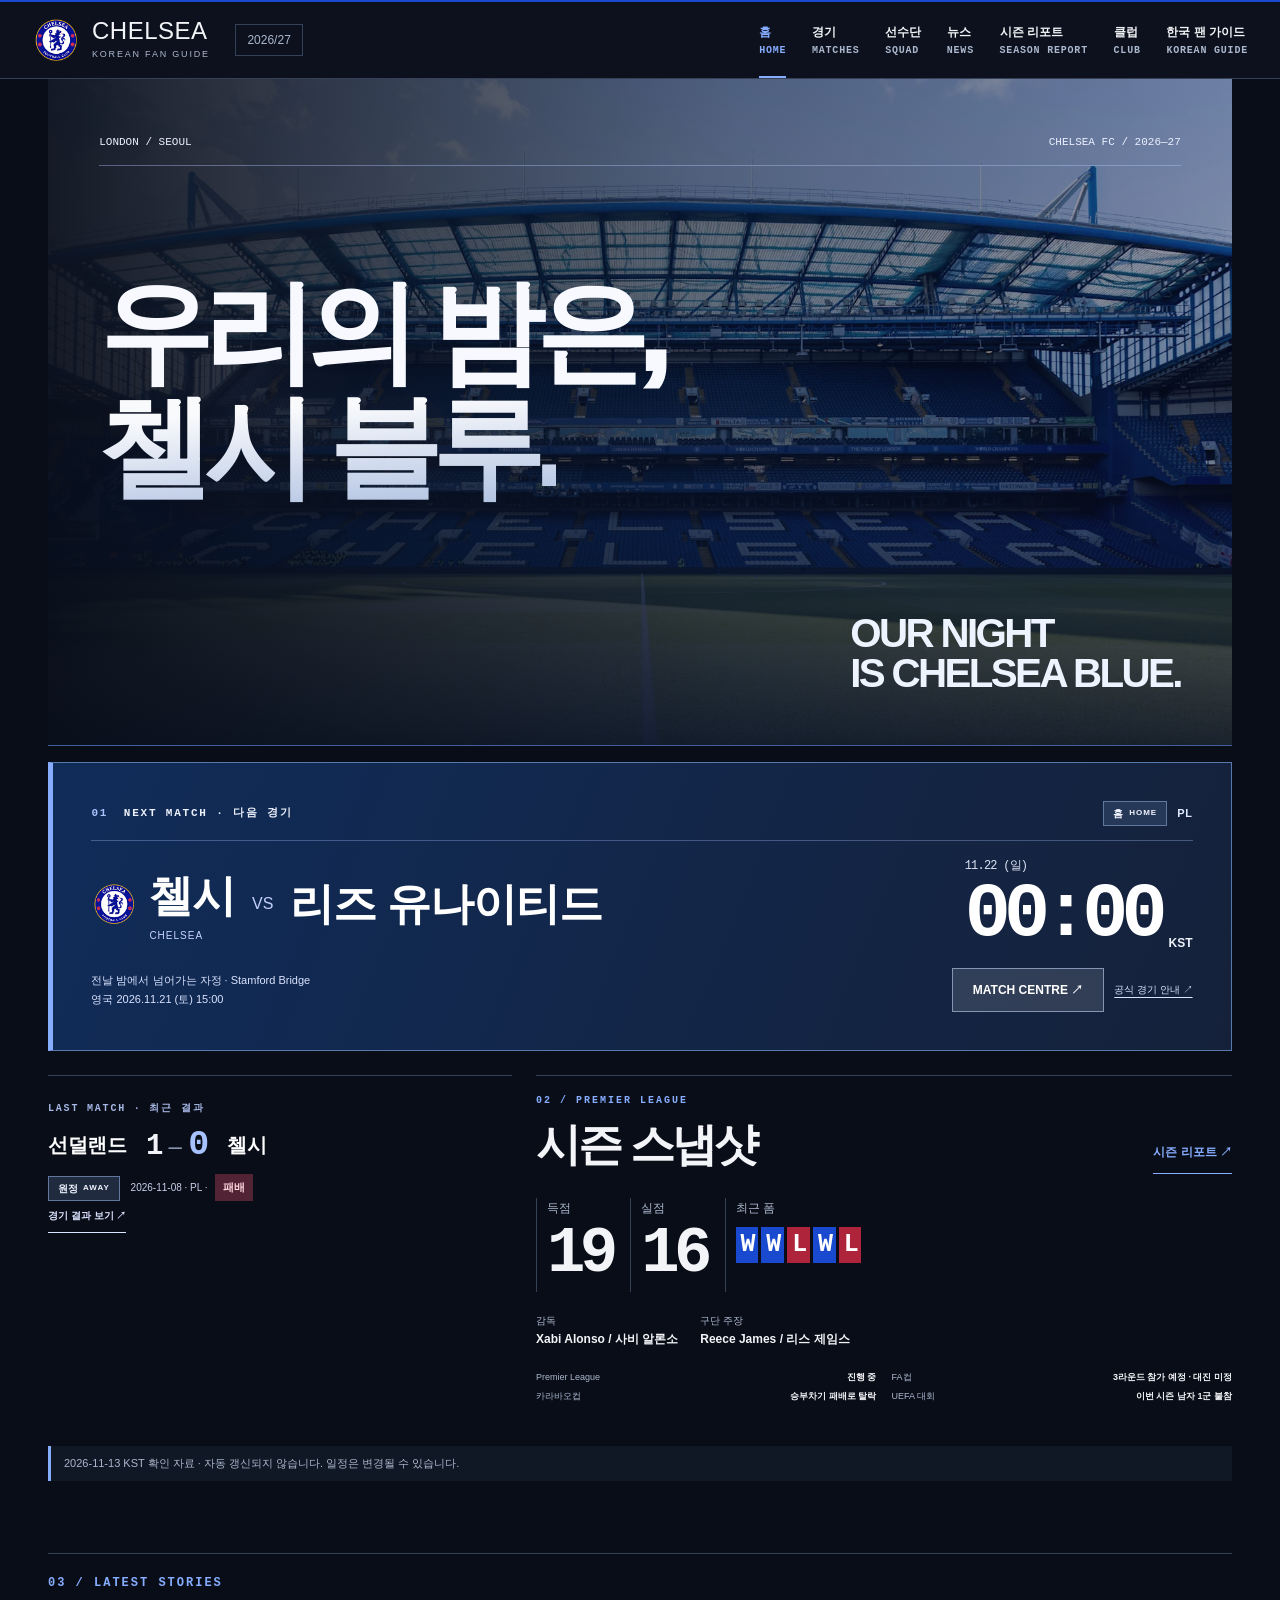
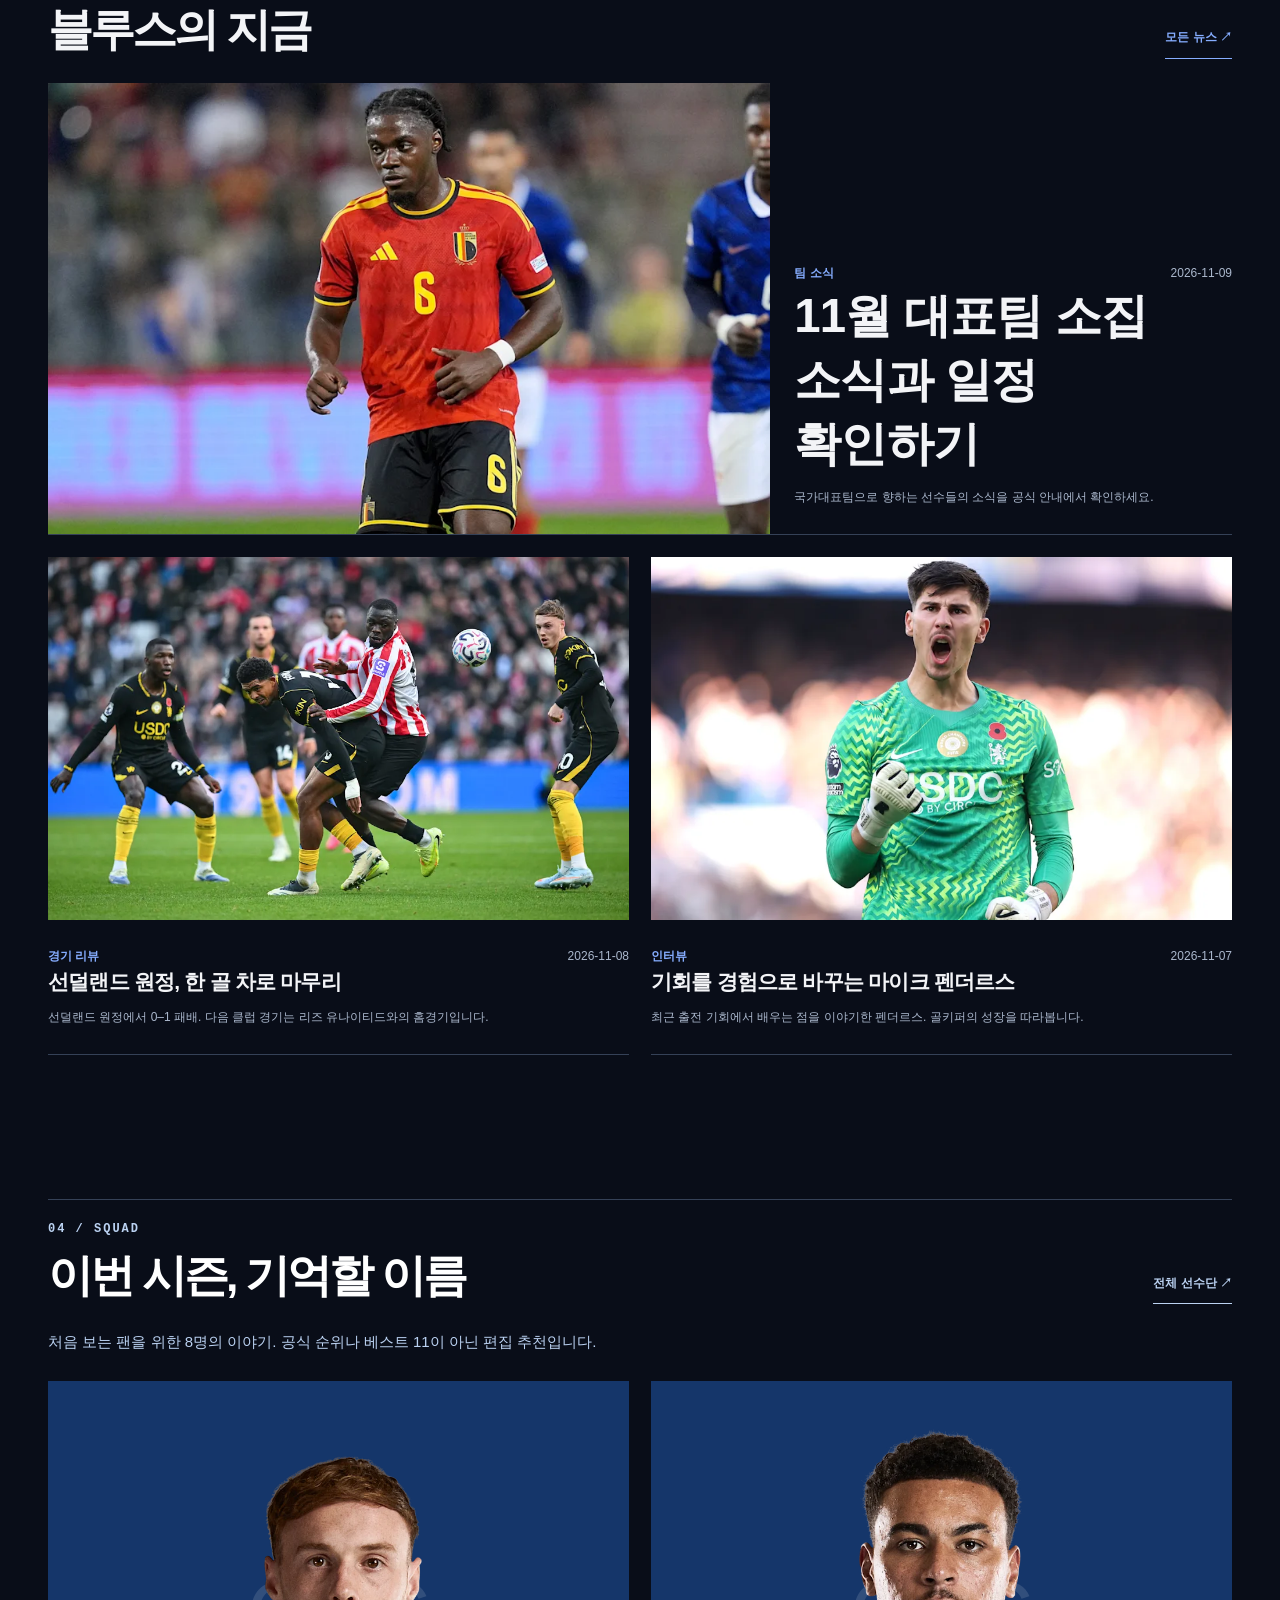
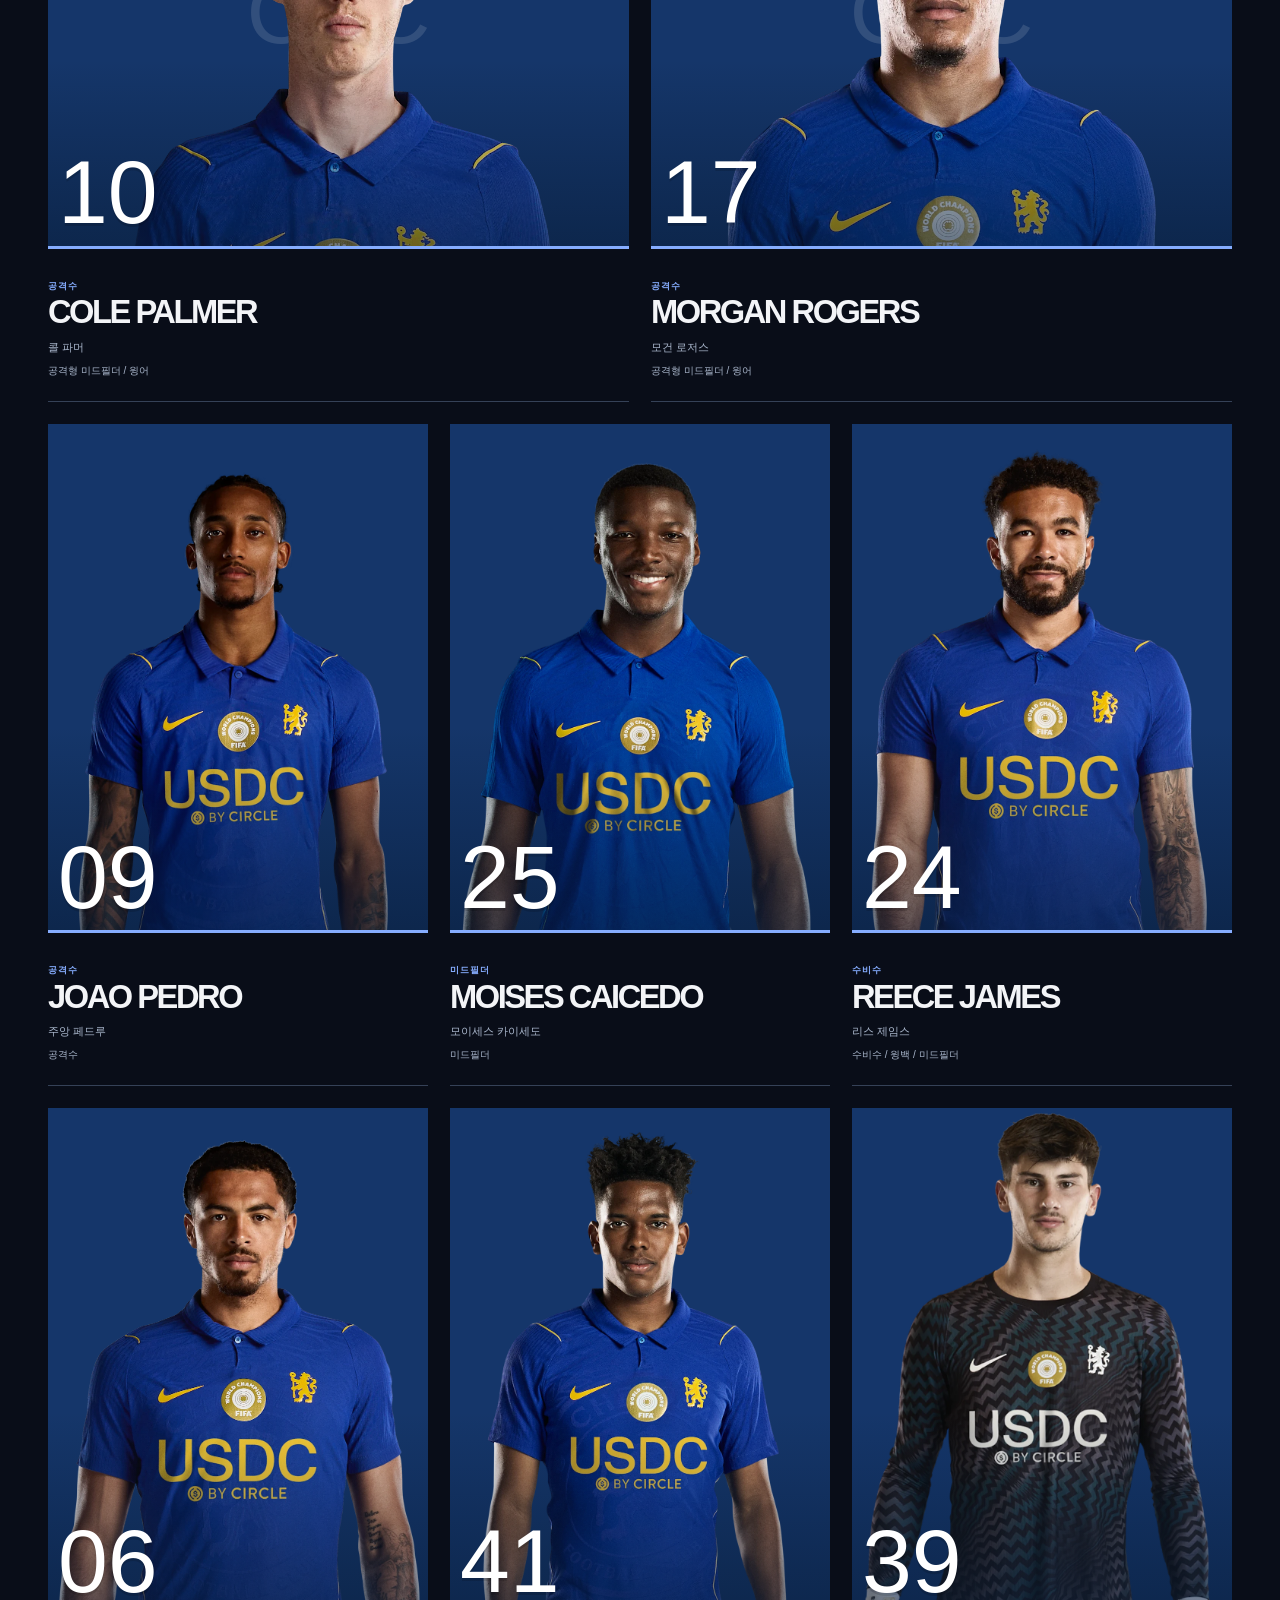
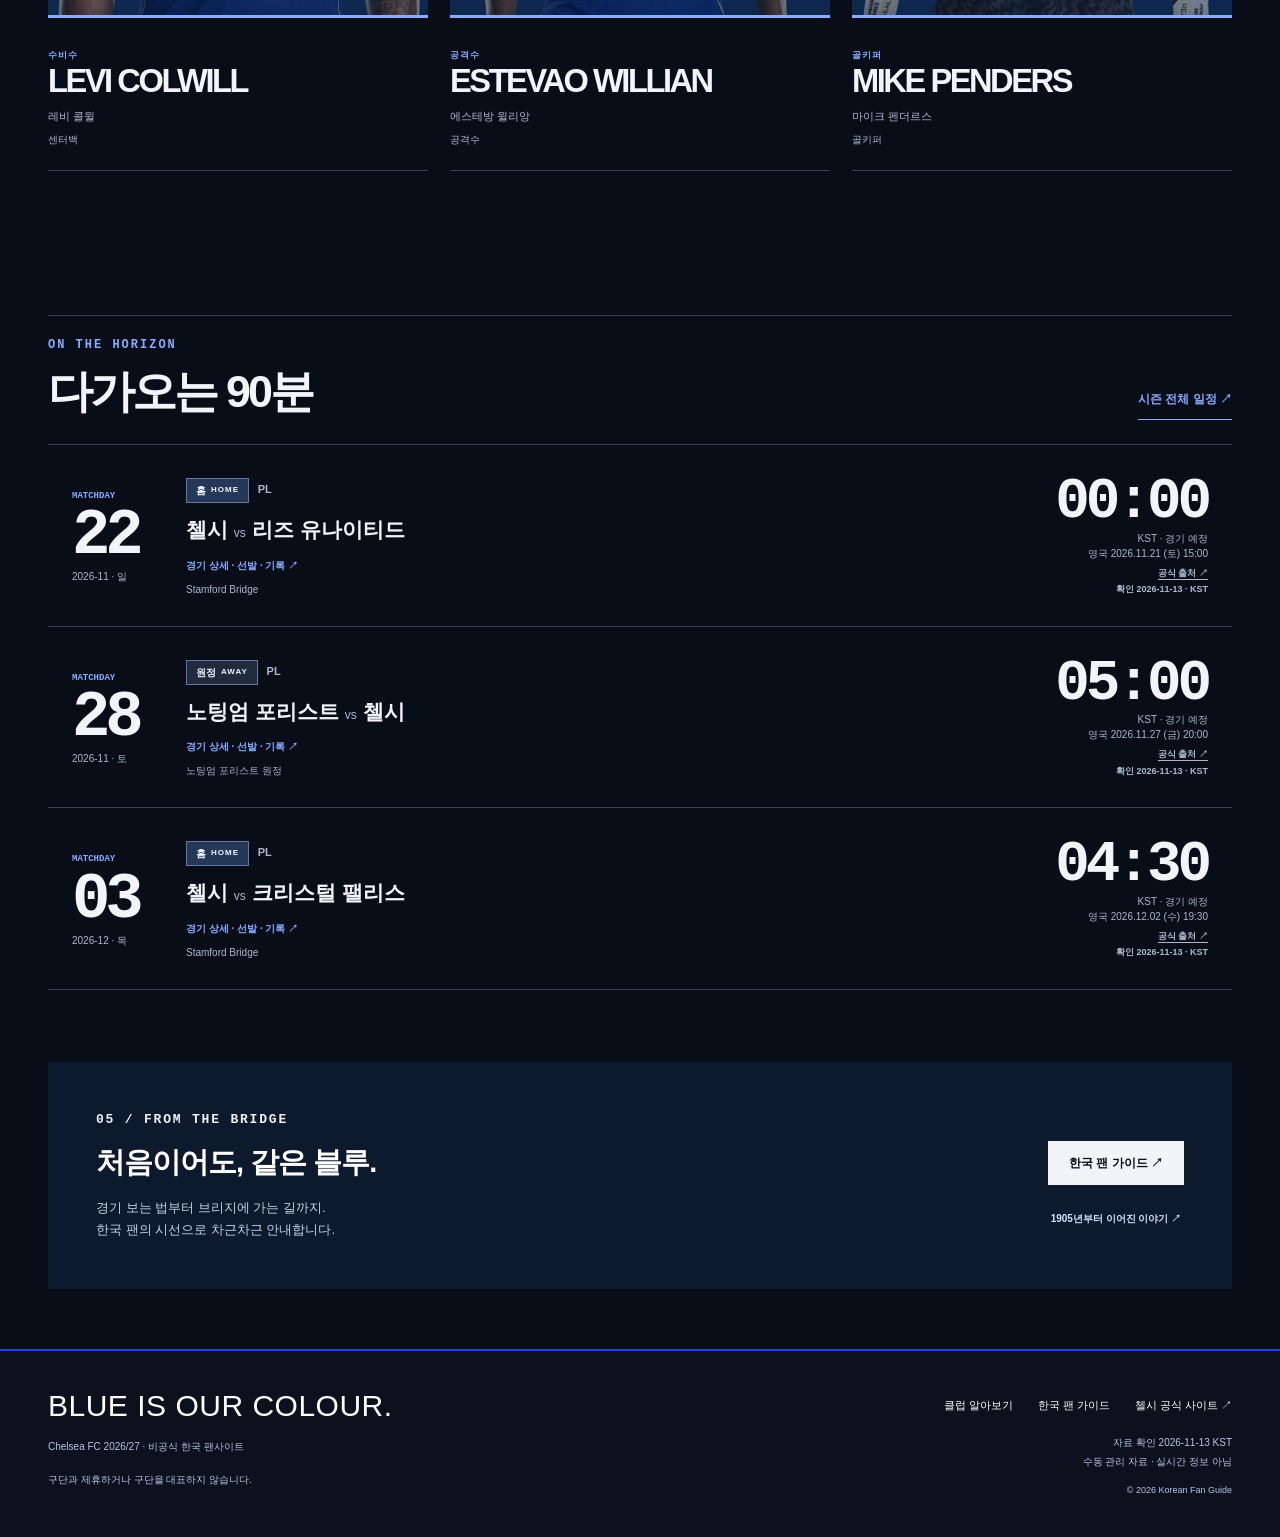
<file: index.html>
<!DOCTYPE html>
<html lang="ko">
<head>
  <meta charset="UTF-8">
  <meta name="viewport" content="width=device-width, initial-scale=1">
  <meta name="theme-color" content="#090d18">
  <meta name="description" content="Chelsea FC 2026/27 한국 팬 가이드. 한국시간 경기 일정과 결과, 한영 선수단, 공식 소식과 클럽 이야기를 확인하세요. 비공식 팬사이트입니다.">
  <title>우리의 밤은, 첼시 블루. | Chelsea FC 2026/27 한국 팬 가이드</title>
  <link rel="stylesheet" href="style.css">
  <script src="script.js" defer></script>
  <script src="js/app.js" type="module"></script>
</head>
<body data-page="home">
  <a class="skip-link" href="#main">본문으로 건너뛰기</a>
  <header class="site-header">
    <div class="header-inner">
      <a class="brand" href="index.html" aria-label="Chelsea FC 한국 팬 홈페이지 홈">
        <span class="brand-crest"><span class="crest-fallback" aria-hidden="true">CFC</span><img class="crest-image" src="data/images/chelsea-crest.png" width="48" height="48" alt="Chelsea FC" decoding="async"></span>
        <span class="brand-copy">CHELSEA<span>KOREAN FAN GUIDE</span></span>
      </a>
      <span class="season-chip">2026/27</span>
      <button class="menu-toggle" aria-expanded="false" aria-controls="navigation" aria-label="메뉴 열기"><span></span><span></span><span></span></button>
      <nav id="navigation" aria-label="주요 메뉴">
        <a class="nav-link" aria-current="page" data-nav="home" href="index.html">홈 <small>HOME</small></a>
        <a class="nav-link" data-nav="matches" href="matches.html">경기 <small>MATCHES</small></a>
        <a class="nav-link" data-nav="squad" href="squad.html">선수단 <small>SQUAD</small></a>
        <a class="nav-link" data-nav="news" href="news.html">뉴스 <small>NEWS</small></a>
        <a class="nav-link" data-nav="season-report" href="season-report.html">시즌 리포트 <small>SEASON REPORT</small></a>
        <a class="nav-link" data-nav="club" href="club.html">클럽 <small>CLUB</small></a>
        <a class="nav-link" data-nav="guide" href="korean-guide.html">한국 팬 가이드 <small>KOREAN GUIDE</small></a>
      </nav>
    </div>
  </header>
  <main id="main" tabindex="-1" aria-busy="true"><div class="container"><header class="page-intro"><p class="eyebrow">CHELSEA FC · 2026/27</p><h1 class="page-title">우리의 밤은, 첼시 블루.</h1></header><p class="loading-state" role="status">시즌 정보를 불러오는 중입니다.</p><noscript><p class="notice">선수·경기·뉴스 탐색에는 JavaScript가 필요합니다. <a href="https://www.chelseafc.com/en">첼시 공식 사이트</a>에서 최신 정보를 확인하거나 <a href="club.html">클럽 소개</a>와 <a href="korean-guide.html">한국 팬 가이드</a>를 읽어보세요.</p></noscript></div></main>
  <footer class="site-footer"><div class="container footer-inner">
    <div><a class="footer-brand" href="index.html">BLUE IS OUR COLOUR.</a><p>Chelsea FC 2026/27 · 비공식 한국 팬사이트</p><p>구단과 제휴하거나 구단을 대표하지 않습니다.</p></div>
    <div class="footer-links"><a href="club.html">클럽 알아보기</a><a href="korean-guide.html">한국 팬 가이드</a><a href="https://www.chelseafc.com/en" target="_blank" rel="noopener noreferrer">첼시 공식 사이트 ↗</a><p>자료 확인 <span data-checked>2026-11-13 KST</span><br>수동 관리 자료 · 실시간 정보 아님</p><small>© <span data-year>2026</span> Korean Fan Guide</small></div>
  </div></footer>
</body>
</html>
</file>
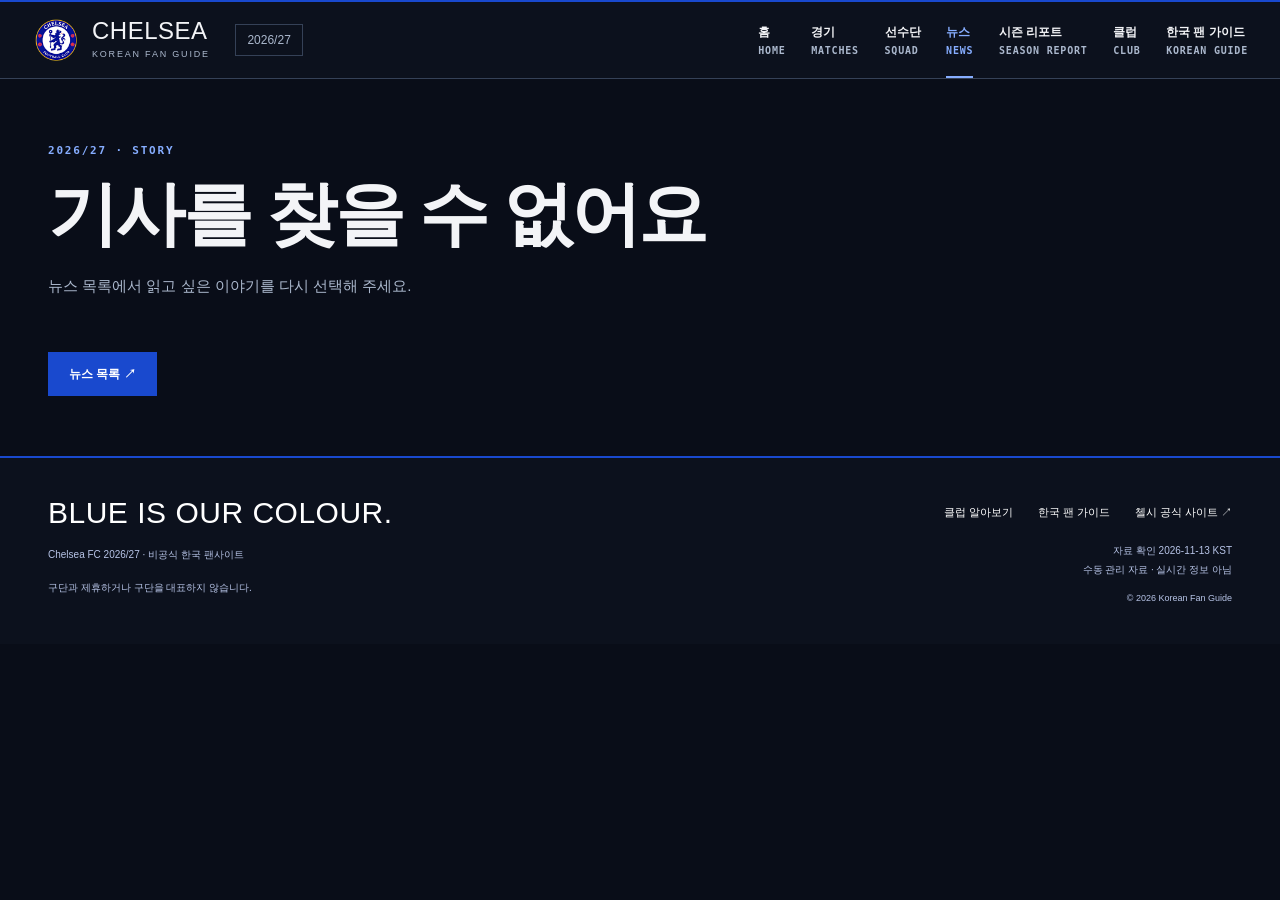
<file: article.html>
<!DOCTYPE html>
<html lang="ko">
<head>
  <meta charset="UTF-8">
  <meta name="viewport" content="width=device-width, initial-scale=1">
  <meta name="theme-color" content="#090d18">
  <meta name="description" content="Chelsea FC 2026/27 한국 팬 가이드. 한국시간 경기 일정과 결과, 한영 선수단, 공식 소식과 클럽 이야기를 확인하세요. 비공식 팬사이트입니다.">
  <title>뉴스 상세 | Chelsea FC 2026/27 한국 팬 가이드</title>
  <link rel="stylesheet" href="style.css">
  <script src="script.js" defer></script>
  <script src="js/app.js" type="module"></script>
</head>
<body data-page="article">
  <a class="skip-link" href="#main">본문으로 건너뛰기</a>
  <header class="site-header">
    <div class="header-inner">
      <a class="brand" href="index.html" aria-label="Chelsea FC 한국 팬 홈페이지 홈">
        <span class="brand-crest"><span class="crest-fallback" aria-hidden="true">CFC</span><img class="crest-image" src="data/images/chelsea-crest.png" width="48" height="48" alt="Chelsea FC" decoding="async"></span>
        <span class="brand-copy">CHELSEA<span>KOREAN FAN GUIDE</span></span>
      </a>
      <span class="season-chip">2026/27</span>
      <button class="menu-toggle" aria-expanded="false" aria-controls="navigation" aria-label="메뉴 열기"><span></span><span></span><span></span></button>
      <nav id="navigation" aria-label="주요 메뉴">
        <a class="nav-link" data-nav="home" href="index.html">홈 <small>HOME</small></a>
        <a class="nav-link" data-nav="matches" href="matches.html">경기 <small>MATCHES</small></a>
        <a class="nav-link" data-nav="squad" href="squad.html">선수단 <small>SQUAD</small></a>
        <a class="nav-link" aria-current="page" data-nav="news" href="news.html">뉴스 <small>NEWS</small></a>
        <a class="nav-link" data-nav="season-report" href="season-report.html">시즌 리포트 <small>SEASON REPORT</small></a>
        <a class="nav-link" data-nav="club" href="club.html">클럽 <small>CLUB</small></a>
        <a class="nav-link" data-nav="guide" href="korean-guide.html">한국 팬 가이드 <small>KOREAN GUIDE</small></a>
      </nav>
    </div>
  </header>
  <main id="main" tabindex="-1" aria-busy="true"><div class="container"><header class="page-intro"><p class="eyebrow">CHELSEA FC · 2026/27</p><h1 class="page-title">뉴스 상세</h1></header><p class="loading-state" role="status">시즌 정보를 불러오는 중입니다.</p><noscript><p class="notice">선수·경기·뉴스 탐색에는 JavaScript가 필요합니다. <a href="https://www.chelseafc.com/en">첼시 공식 사이트</a>에서 최신 정보를 확인하거나 <a href="club.html">클럽 소개</a>와 <a href="korean-guide.html">한국 팬 가이드</a>를 읽어보세요.</p></noscript></div></main>
  <footer class="site-footer"><div class="container footer-inner">
    <div><a class="footer-brand" href="index.html">BLUE IS OUR COLOUR.</a><p>Chelsea FC 2026/27 · 비공식 한국 팬사이트</p><p>구단과 제휴하거나 구단을 대표하지 않습니다.</p></div>
    <div class="footer-links"><a href="club.html">클럽 알아보기</a><a href="korean-guide.html">한국 팬 가이드</a><a href="https://www.chelseafc.com/en" target="_blank" rel="noopener noreferrer">첼시 공식 사이트 ↗</a><p>자료 확인 <span data-checked>2026-11-13 KST</span><br>수동 관리 자료 · 실시간 정보 아님</p><small>© <span data-year>2026</span> Korean Fan Guide</small></div>
  </div></footer>
</body>
</html>
</file>
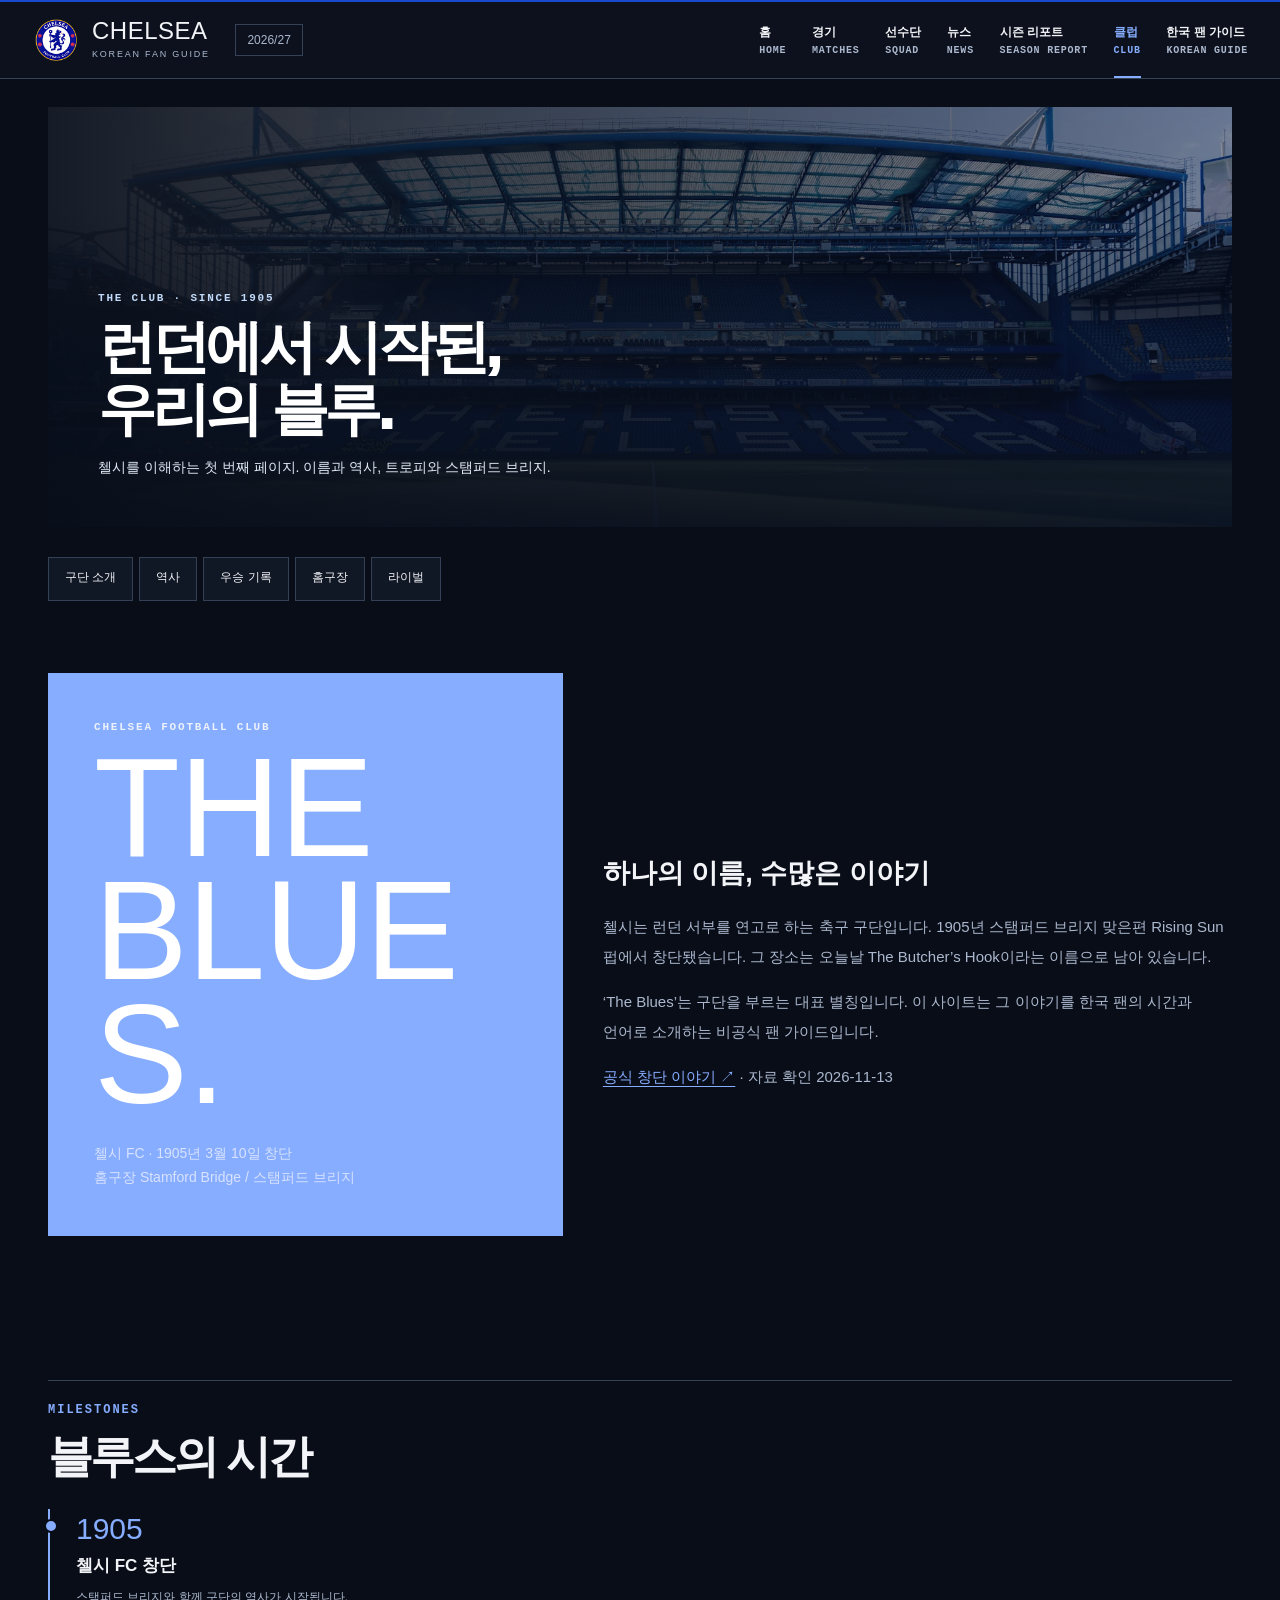
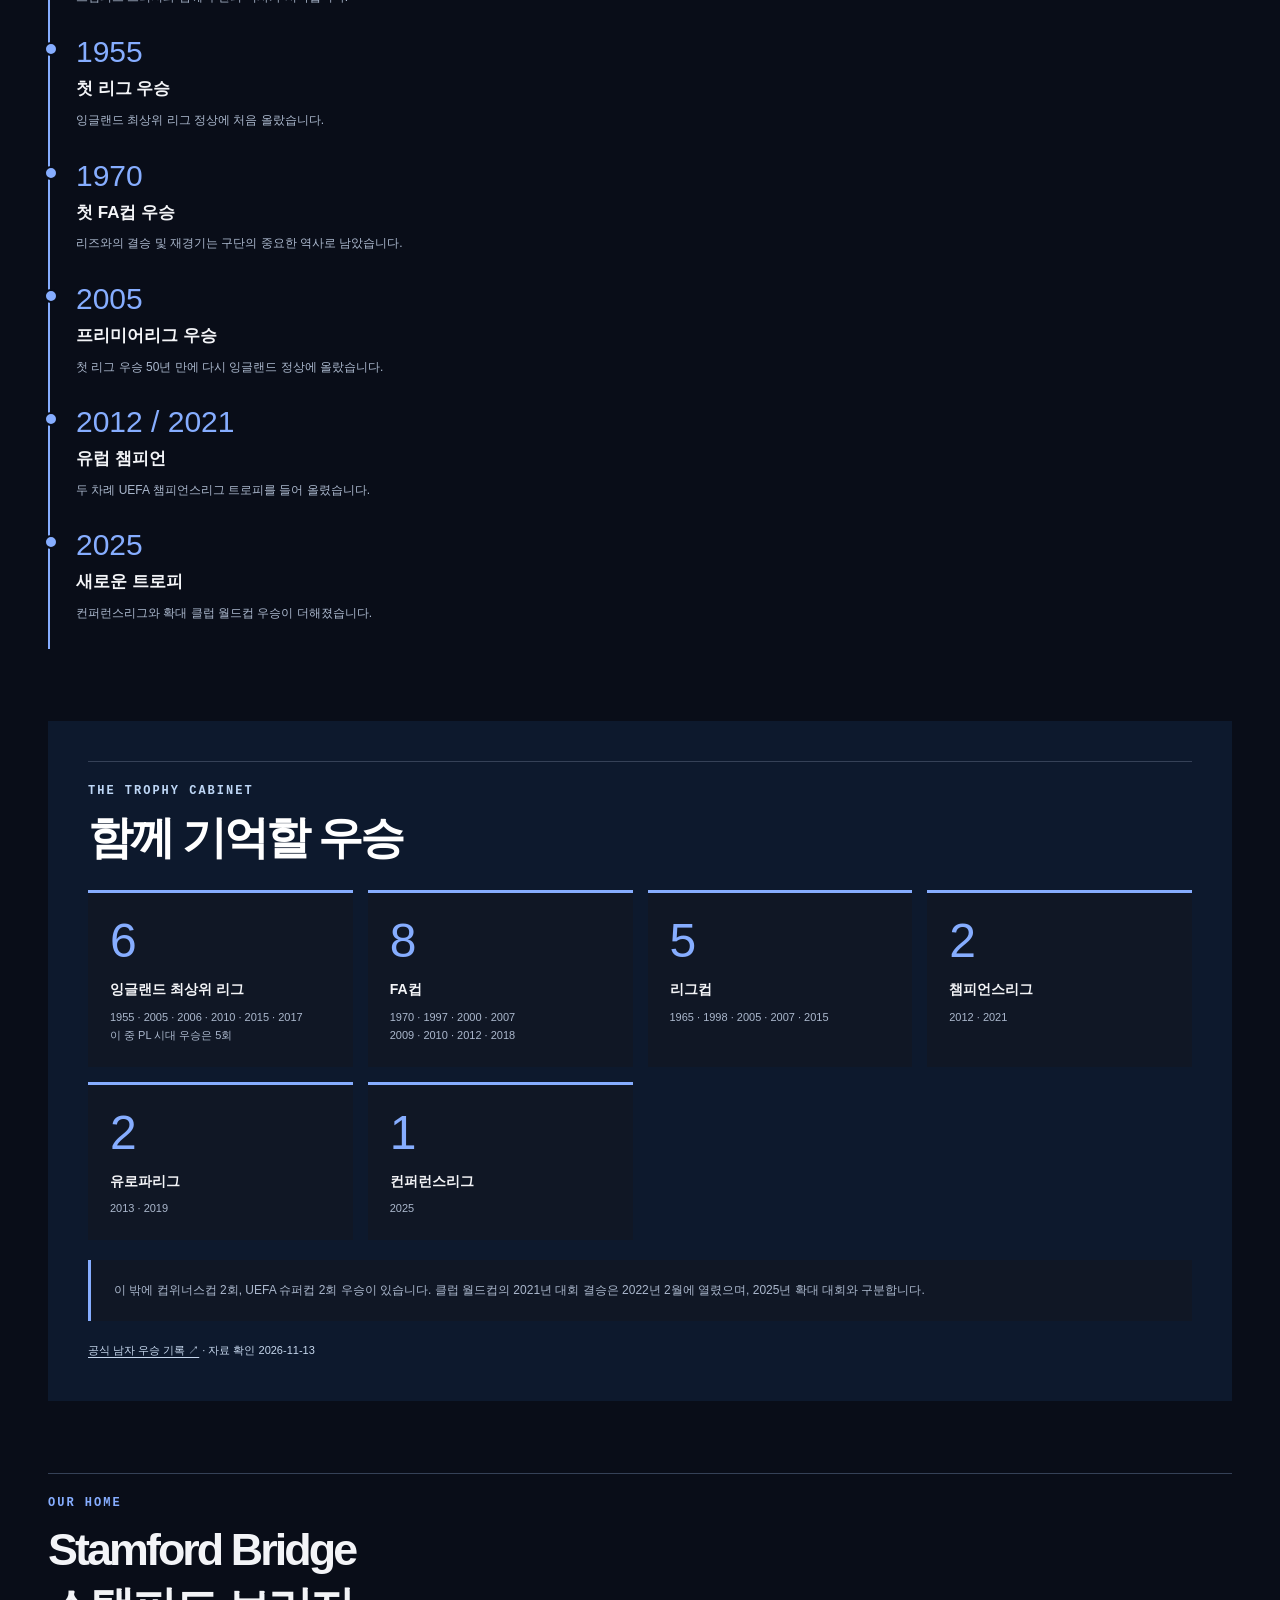
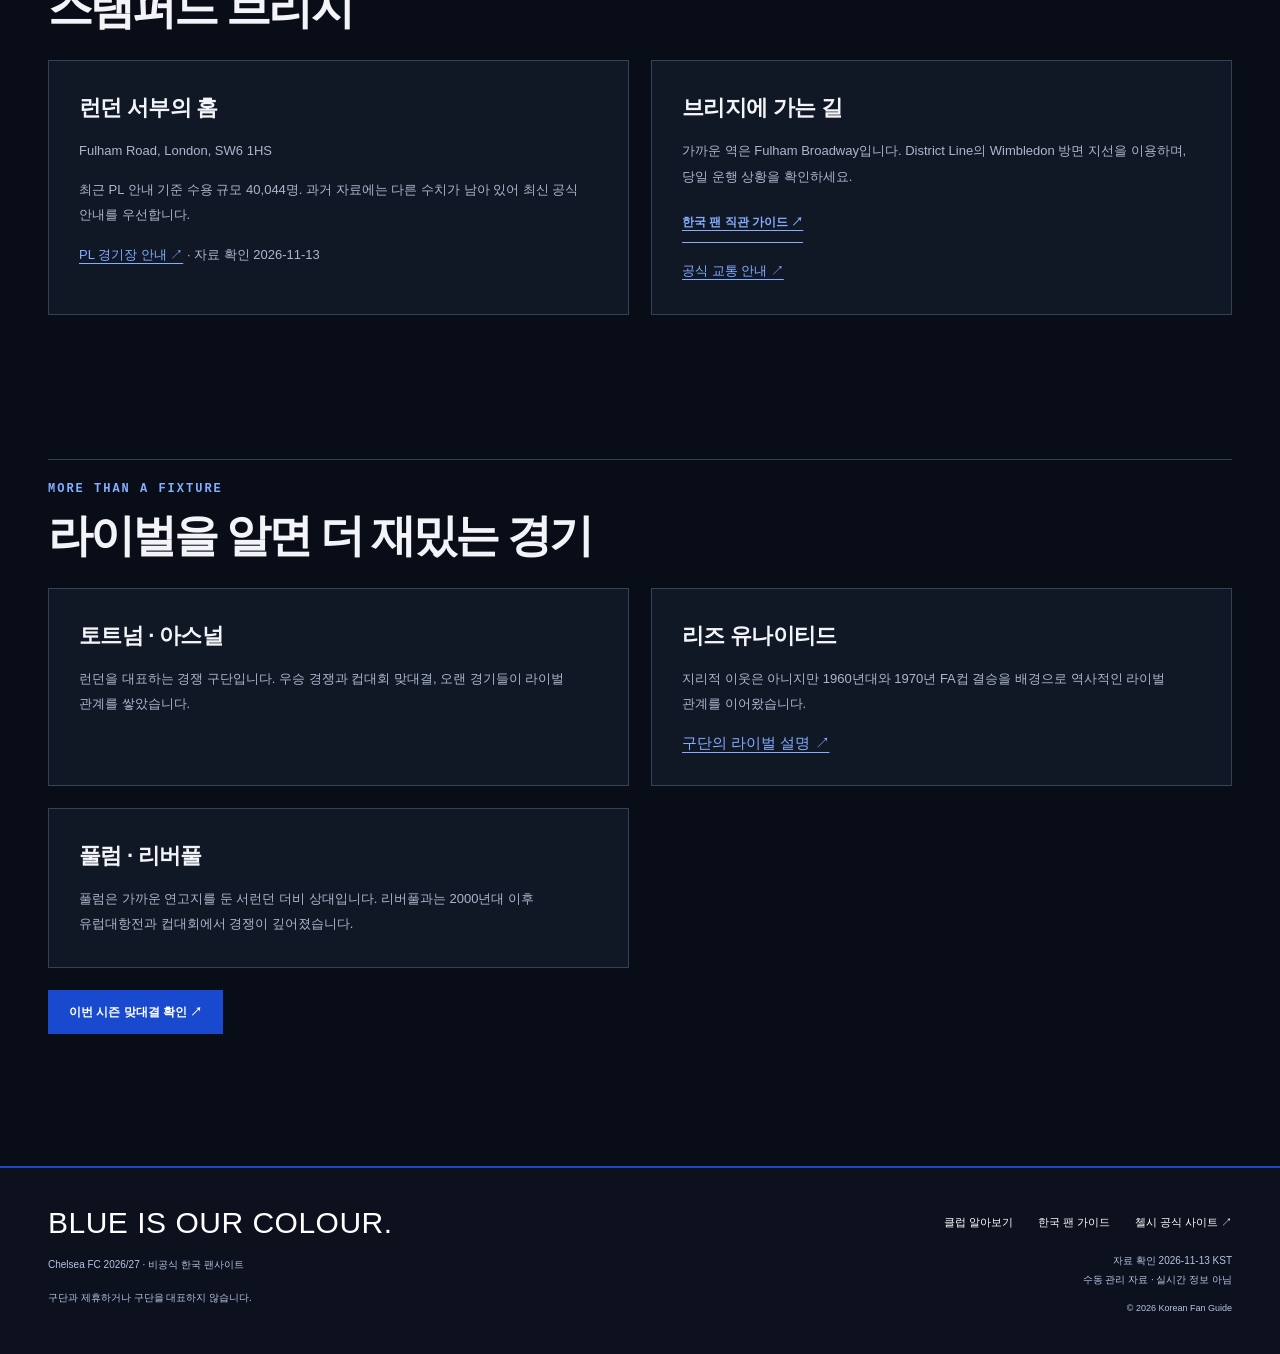
<file: club.html>
<!DOCTYPE html>
<html lang="ko">
<head>
  <meta charset="UTF-8">
  <meta name="viewport" content="width=device-width, initial-scale=1">
  <meta name="theme-color" content="#090d18">
  <meta name="description" content="Chelsea FC 2026/27 한국 팬 가이드. 한국시간 경기 일정과 결과, 한영 선수단, 공식 소식과 클럽 이야기를 확인하세요. 비공식 팬사이트입니다.">
  <title>클럽 | Chelsea FC 2026/27 한국 팬 가이드</title>
  <link rel="stylesheet" href="style.css">
  <script src="script.js" defer></script>
  <script src="js/app.js" type="module"></script>
</head>
<body data-page="club">
  <a class="skip-link" href="#main">본문으로 건너뛰기</a>
  <header class="site-header">
    <div class="header-inner">
      <a class="brand" href="index.html" aria-label="Chelsea FC 한국 팬 홈페이지 홈">
        <span class="brand-crest"><span class="crest-fallback" aria-hidden="true">CFC</span><img class="crest-image" src="data/images/chelsea-crest.png" width="48" height="48" alt="Chelsea FC" decoding="async"></span>
        <span class="brand-copy">CHELSEA<span>KOREAN FAN GUIDE</span></span>
      </a>
      <span class="season-chip">2026/27</span>
      <button class="menu-toggle" aria-expanded="false" aria-controls="navigation" aria-label="메뉴 열기"><span></span><span></span><span></span></button>
      <nav id="navigation" aria-label="주요 메뉴">
        <a class="nav-link" data-nav="home" href="index.html">홈 <small>HOME</small></a>
        <a class="nav-link" data-nav="matches" href="matches.html">경기 <small>MATCHES</small></a>
        <a class="nav-link" data-nav="squad" href="squad.html">선수단 <small>SQUAD</small></a>
        <a class="nav-link" data-nav="news" href="news.html">뉴스 <small>NEWS</small></a>
        <a class="nav-link" data-nav="season-report" href="season-report.html">시즌 리포트 <small>SEASON REPORT</small></a>
        <a class="nav-link" aria-current="page" data-nav="club" href="club.html">클럽 <small>CLUB</small></a>
        <a class="nav-link" data-nav="guide" href="korean-guide.html">한국 팬 가이드 <small>KOREAN GUIDE</small></a>
      </nav>
    </div>
  </header>
  <main id="main" tabindex="-1" ><div class="container">
  <header class="page-intro"><p class="eyebrow">THE CLUB · SINCE 1905</p><h1 class="page-title">런던에서 시작된,<br>우리의 블루.</h1><p class="lede">첼시를 이해하는 첫 번째 페이지. 이름과 역사, 트로피와 스탬퍼드 브리지.</p></header>
  <nav class="filter-buttons" aria-label="클럽 페이지 목차"><a class="filter-button" href="#identity">구단 소개</a><a class="filter-button" href="#history">역사</a><a class="filter-button" href="#honours">우승 기록</a><a class="filter-button" href="#bridge">홈구장</a><a class="filter-button" href="#rivals">라이벌</a></nav>
  <section class="section" id="identity"><div class="club-banner"><p class="eyebrow">CHELSEA FOOTBALL CLUB</p><h2 class="club-wordmark">THE<br>BLUES.</h2><p>첼시 FC · 1905년 3월 10일 창단<br>홈구장 Stamford Bridge / 스탬퍼드 브리지</p></div><div class="prose"><h2>하나의 이름, 수많은 이야기</h2><p>첼시는 런던 서부를 연고로 하는 축구 구단입니다. 1905년 스탬퍼드 브리지 맞은편 Rising Sun 펍에서 창단됐습니다. 그 장소는 오늘날 The Butcher’s Hook이라는 이름으로 남아 있습니다.</p><p>‘The Blues’는 구단을 부르는 대표 별칭입니다. 이 사이트는 그 이야기를 한국 팬의 시간과 언어로 소개하는 비공식 팬 가이드입니다.</p><p class="source-note"><a href="https://www.chelseafc.com/en/news/article/founders-day-the-birth-of-the-blues" target="_blank" rel="noopener noreferrer">공식 창단 이야기 ↗</a> · 자료 확인 2026-11-13</p></div></section>
  <section class="section" id="history"><div class="section-head"><div><p class="eyebrow">MILESTONES</p><h2>블루스의 시간</h2></div></div><div class="timeline">
    <article class="timeline-item"><strong>1905</strong><div><h3>첼시 FC 창단</h3><p>스탬퍼드 브리지와 함께 구단의 역사가 시작됩니다.</p></div></article>
    <article class="timeline-item"><strong>1955</strong><div><h3>첫 리그 우승</h3><p>잉글랜드 최상위 리그 정상에 처음 올랐습니다.</p></div></article>
    <article class="timeline-item"><strong>1970</strong><div><h3>첫 FA컵 우승</h3><p>리즈와의 결승 및 재경기는 구단의 중요한 역사로 남았습니다.</p></div></article>
    <article class="timeline-item"><strong>2005</strong><div><h3>프리미어리그 우승</h3><p>첫 리그 우승 50년 만에 다시 잉글랜드 정상에 올랐습니다.</p></div></article>
    <article class="timeline-item"><strong>2012 / 2021</strong><div><h3>유럽 챔피언</h3><p>두 차례 UEFA 챔피언스리그 트로피를 들어 올렸습니다.</p></div></article>
    <article class="timeline-item"><strong>2025</strong><div><h3>새로운 트로피</h3><p>컨퍼런스리그와 확대 클럽 월드컵 우승이 더해졌습니다.</p></div></article>
  </div></section>
  <section class="section" id="honours"><div class="section-head"><div><p class="eyebrow">THE TROPHY CABINET</p><h2>함께 기억할 우승</h2></div></div><div class="trophy-grid">
    <article class="trophy"><strong>6</strong><h3>잉글랜드 최상위 리그</h3><p>1955 · 2005 · 2006 · 2010 · 2015 · 2017<br>이 중 PL 시대 우승은 5회</p></article>
    <article class="trophy"><strong>8</strong><h3>FA컵</h3><p>1970 · 1997 · 2000 · 2007<br>2009 · 2010 · 2012 · 2018</p></article>
    <article class="trophy"><strong>5</strong><h3>리그컵</h3><p>1965 · 1998 · 2005 · 2007 · 2015</p></article>
    <article class="trophy"><strong>2</strong><h3>챔피언스리그</h3><p>2012 · 2021</p></article>
    <article class="trophy"><strong>2</strong><h3>유로파리그</h3><p>2013 · 2019</p></article>
    <article class="trophy"><strong>1</strong><h3>컨퍼런스리그</h3><p>2025</p></article>
  </div><p class="notice">이 밖에 컵위너스컵 2회, UEFA 슈퍼컵 2회 우승이 있습니다. 클럽 월드컵의 2021년 대회 결승은 2022년 2월에 열렸으며, 2025년 확대 대회와 구분합니다.</p><p class="source-note"><a href="https://www.chelseafc.com/en/mens-trophy-cabinet-asia" target="_blank" rel="noopener noreferrer">공식 남자 우승 기록 ↗</a> · 자료 확인 2026-11-13</p></section>
  <section class="section" id="bridge"><div class="section-head"><div><p class="eyebrow">OUR HOME</p><h2>Stamford Bridge<br>스탬퍼드 브리지</h2></div></div><div class="content-grid"><div class="info-card"><h3>런던 서부의 홈</h3><p>Fulham Road, London, SW6 1HS</p><p>최근 PL 안내 기준 수용 규모 40,044명. 과거 자료에는 다른 수치가 남아 있어 최신 공식 안내를 우선합니다.</p><p class="source-note"><a href="https://www.premierleague.com/en/news/4725666" target="_blank" rel="noopener noreferrer">PL 경기장 안내 ↗</a> · 자료 확인 2026-11-13</p></div><div class="info-card"><h3>브리지에 가는 길</h3><p>가까운 역은 Fulham Broadway입니다. District Line의 Wimbledon 방면 지선을 이용하며, 당일 운행 상황을 확인하세요.</p><a class="text-link" href="korean-guide.html#visit">한국 팬 직관 가이드 ↗</a><p class="source-note"><a href="https://www.chelseafc.com/en/access-guide-getting-to-stamford-bridge-stadium-on-public-transport" target="_blank" rel="noopener noreferrer">공식 교통 안내 ↗</a></p></div></div></section>
  <section class="section" id="rivals"><div class="section-head"><div><p class="eyebrow">MORE THAN A FIXTURE</p><h2>라이벌을 알면 더 재밌는 경기</h2></div></div><div class="guide-grid"><article class="info-card"><h3>토트넘 · 아스널</h3><p>런던을 대표하는 경쟁 구단입니다. 우승 경쟁과 컵대회 맞대결, 오랜 경기들이 라이벌 관계를 쌓았습니다.</p></article><article class="info-card"><h3>리즈 유나이티드</h3><p>지리적 이웃은 아니지만 1960년대와 1970년 FA컵 결승을 배경으로 역사적인 라이벌 관계를 이어왔습니다.</p><a href="https://www.chelseafc.com/en/news/article/chelsea-vs-leeds-all-you-need-to-know" target="_blank" rel="noopener noreferrer">구단의 라이벌 설명 ↗</a></article><article class="info-card"><h3>풀럼 · 리버풀</h3><p>풀럼은 가까운 연고지를 둔 서런던 더비 상대입니다. 리버풀과는 2000년대 이후 유럽대항전과 컵대회에서 경쟁이 깊어졌습니다.</p></article></div><a class="button" href="matches.html">이번 시즌 맞대결 확인 ↗</a></section>
</div></main>
  <footer class="site-footer"><div class="container footer-inner">
    <div><a class="footer-brand" href="index.html">BLUE IS OUR COLOUR.</a><p>Chelsea FC 2026/27 · 비공식 한국 팬사이트</p><p>구단과 제휴하거나 구단을 대표하지 않습니다.</p></div>
    <div class="footer-links"><a href="club.html">클럽 알아보기</a><a href="korean-guide.html">한국 팬 가이드</a><a href="https://www.chelseafc.com/en" target="_blank" rel="noopener noreferrer">첼시 공식 사이트 ↗</a><p>자료 확인 <span data-checked>2026-11-13 KST</span><br>수동 관리 자료 · 실시간 정보 아님</p><small>© <span data-year>2026</span> Korean Fan Guide</small></div>
  </div></footer>
</body>
</html>
</file>
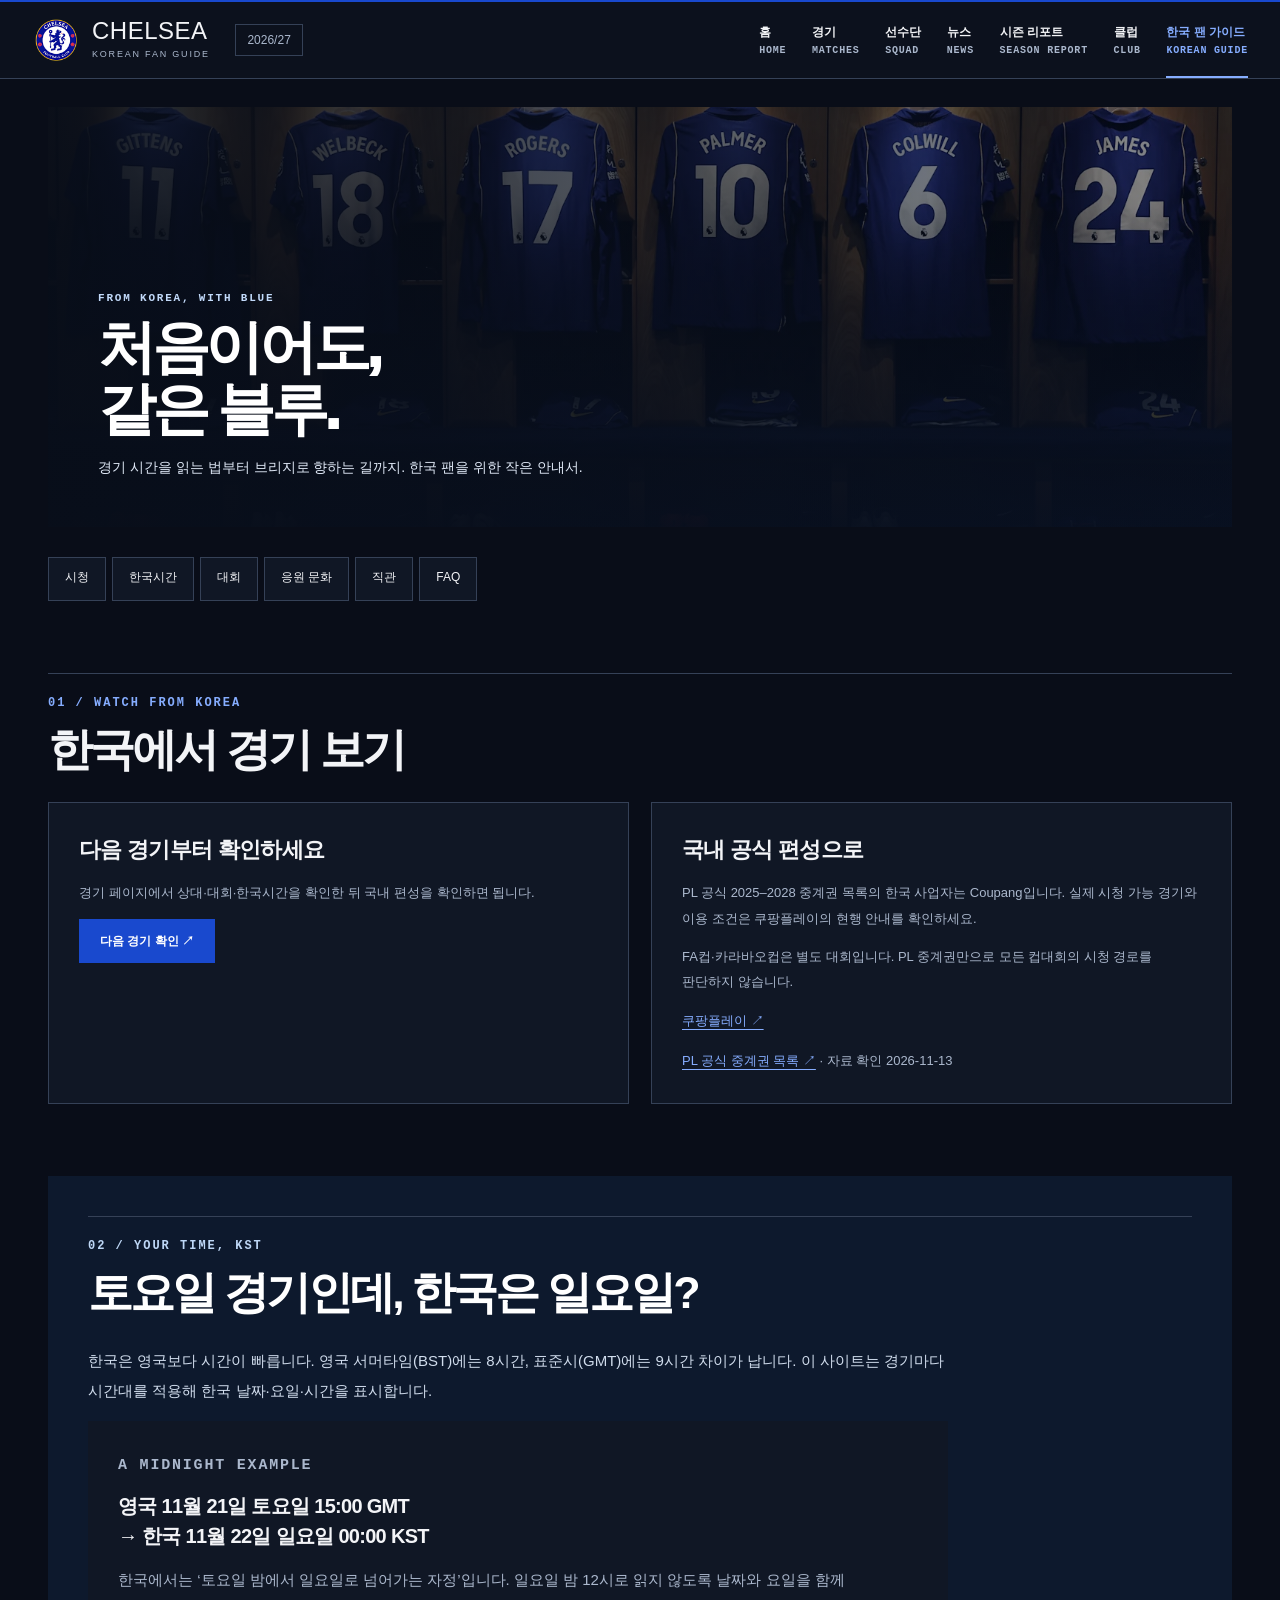
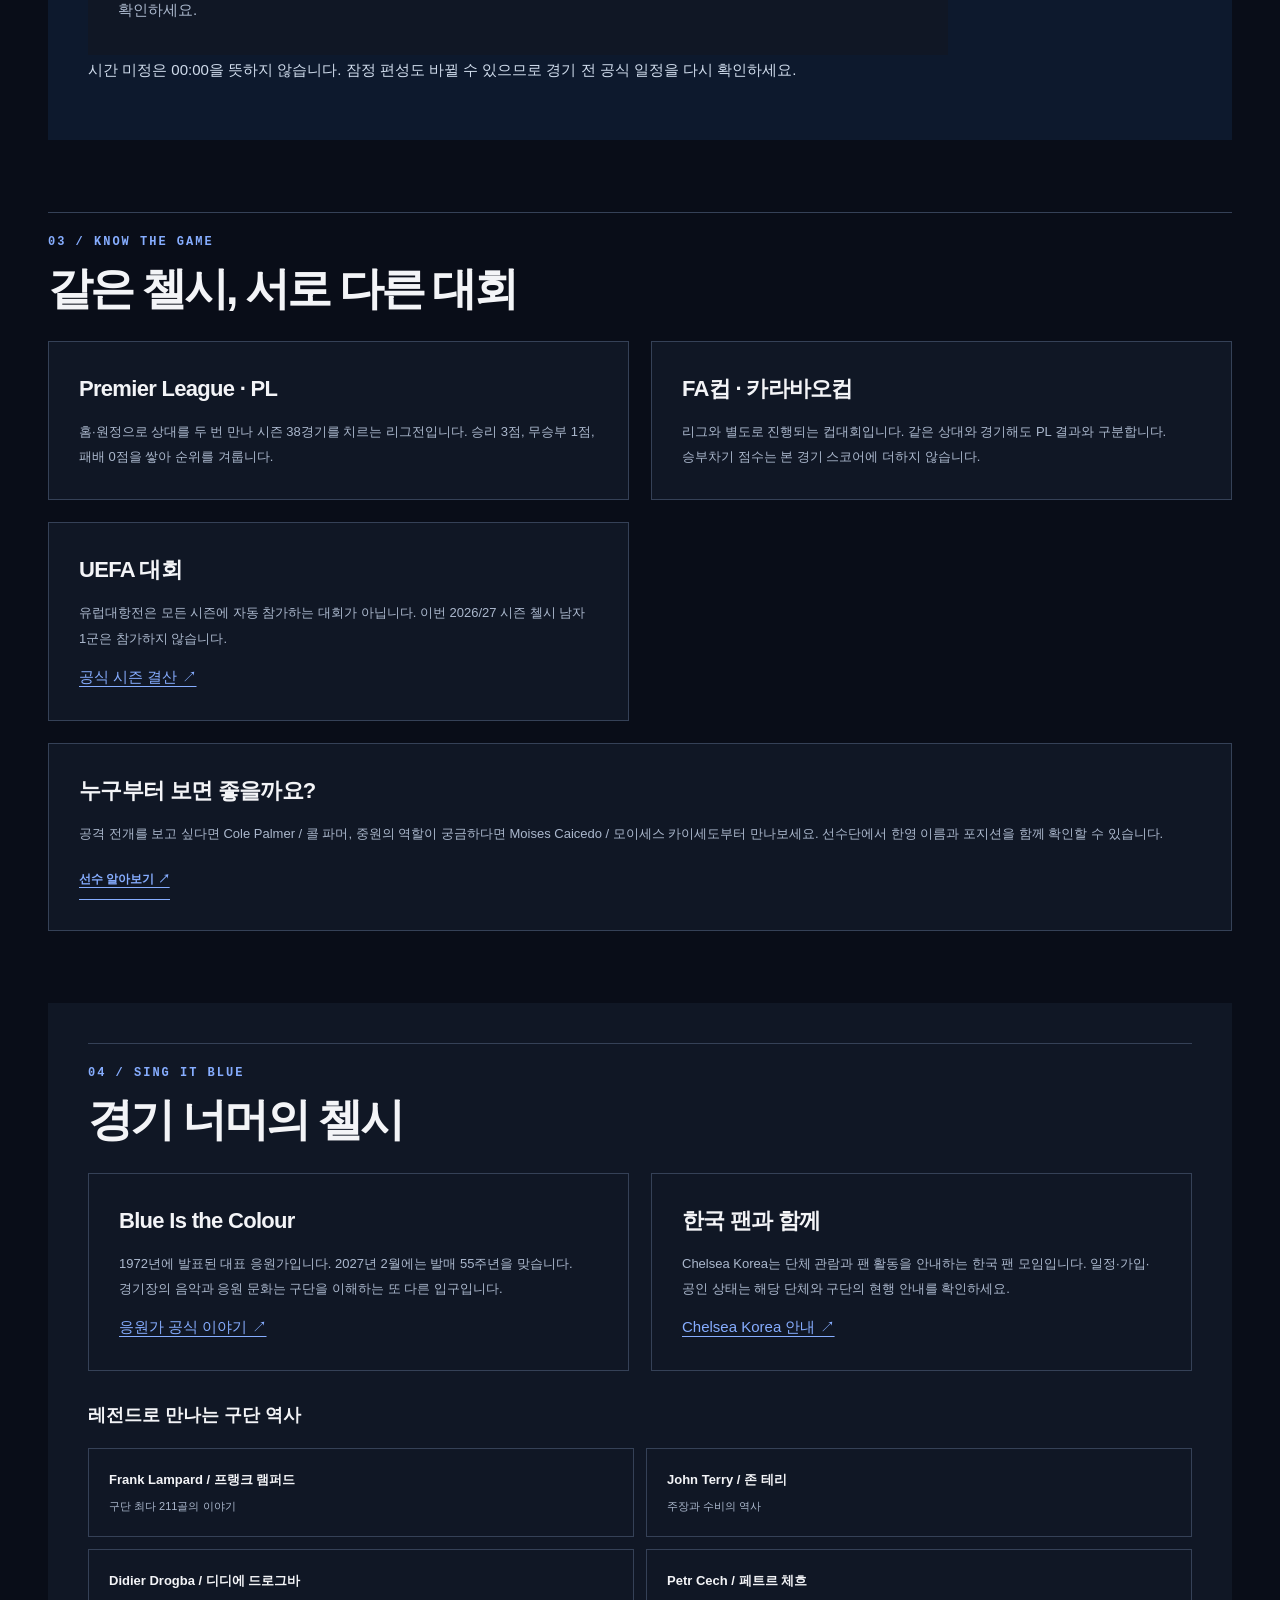
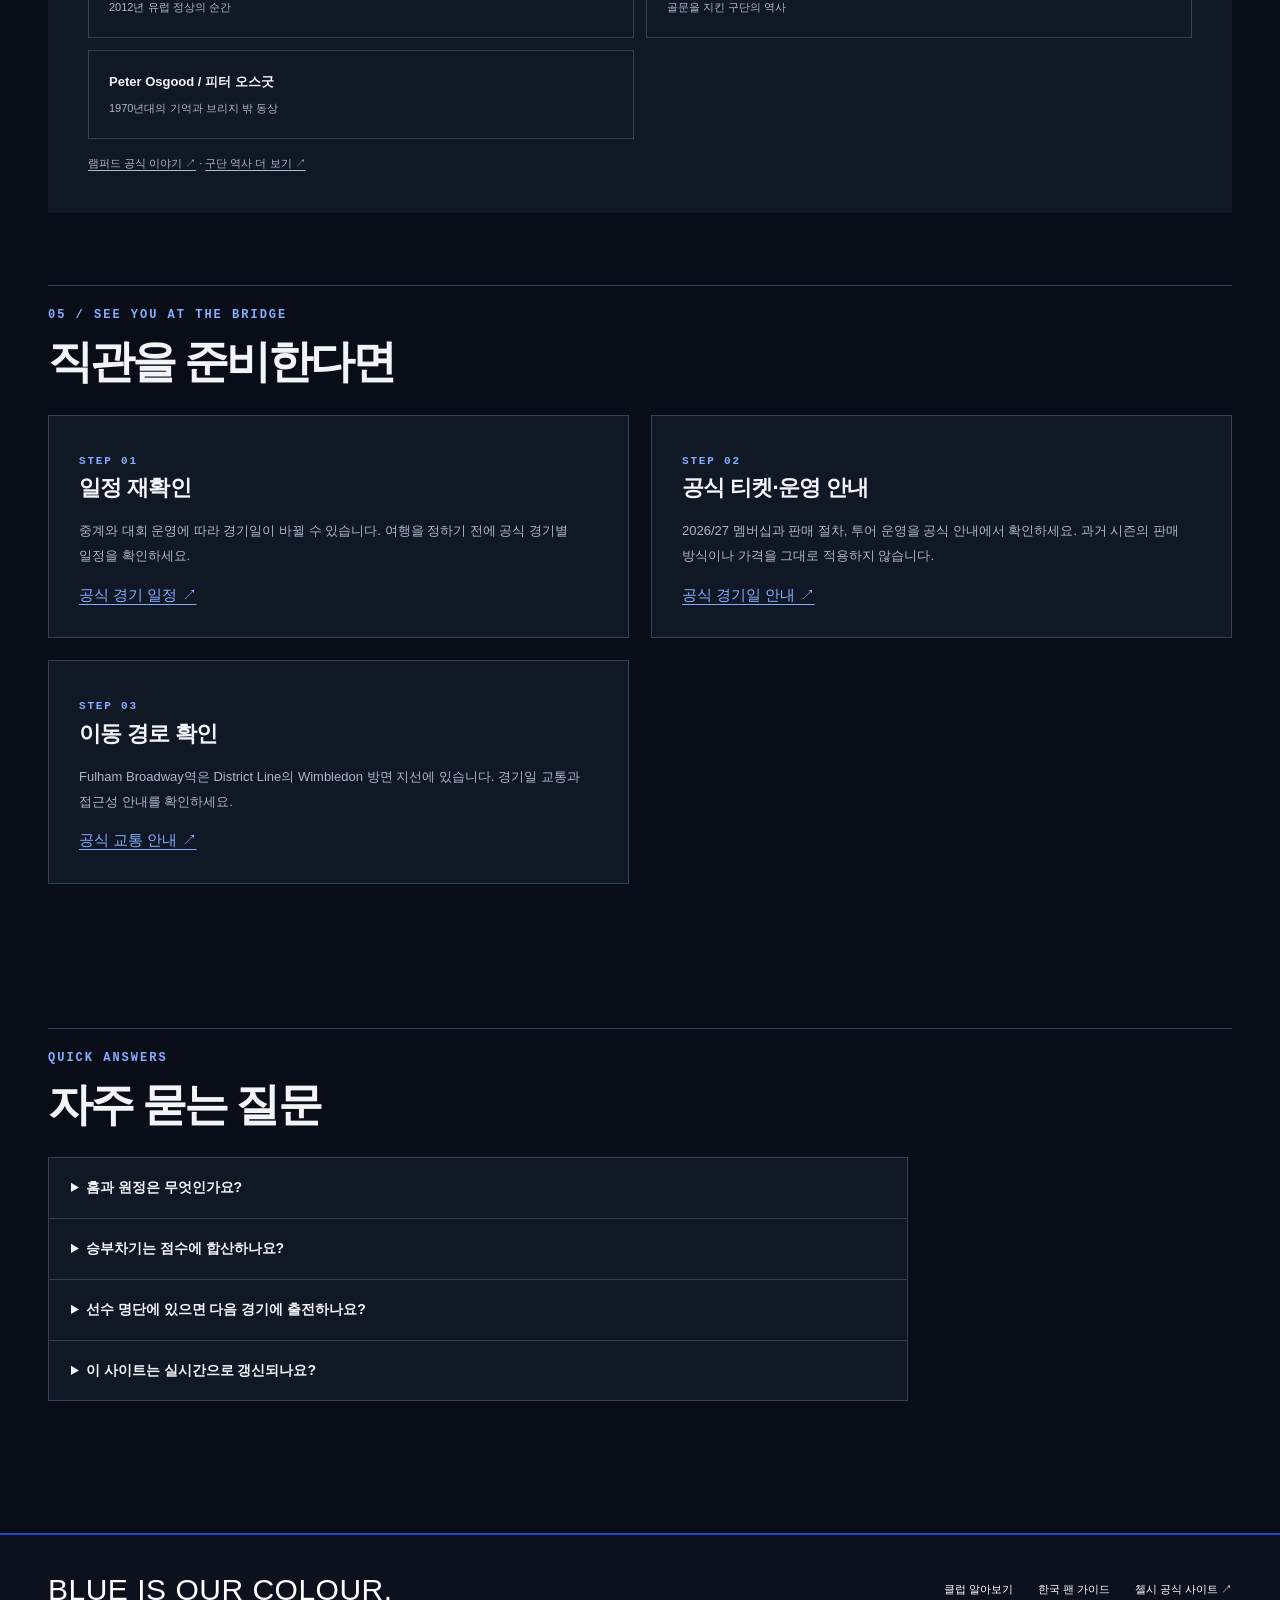
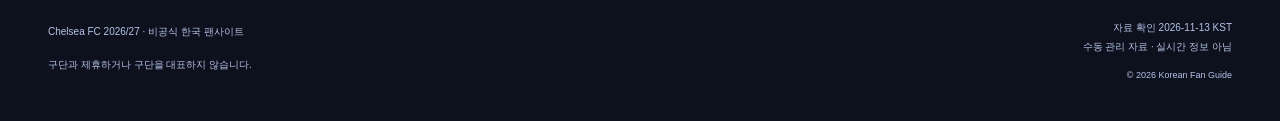
<file: korean-guide.html>
<!DOCTYPE html>
<html lang="ko">
<head>
  <meta charset="UTF-8">
  <meta name="viewport" content="width=device-width, initial-scale=1">
  <meta name="theme-color" content="#090d18">
  <meta name="description" content="Chelsea FC 2026/27 한국 팬 가이드. 한국시간 경기 일정과 결과, 한영 선수단, 공식 소식과 클럽 이야기를 확인하세요. 비공식 팬사이트입니다.">
  <title>한국 팬 가이드 | Chelsea FC 2026/27 한국 팬 가이드</title>
  <link rel="stylesheet" href="style.css">
  <script src="script.js" defer></script>
  <script src="js/app.js" type="module"></script>
</head>
<body data-page="guide">
  <a class="skip-link" href="#main">본문으로 건너뛰기</a>
  <header class="site-header">
    <div class="header-inner">
      <a class="brand" href="index.html" aria-label="Chelsea FC 한국 팬 홈페이지 홈">
        <span class="brand-crest"><span class="crest-fallback" aria-hidden="true">CFC</span><img class="crest-image" src="data/images/chelsea-crest.png" width="48" height="48" alt="Chelsea FC" decoding="async"></span>
        <span class="brand-copy">CHELSEA<span>KOREAN FAN GUIDE</span></span>
      </a>
      <span class="season-chip">2026/27</span>
      <button class="menu-toggle" aria-expanded="false" aria-controls="navigation" aria-label="메뉴 열기"><span></span><span></span><span></span></button>
      <nav id="navigation" aria-label="주요 메뉴">
        <a class="nav-link" data-nav="home" href="index.html">홈 <small>HOME</small></a>
        <a class="nav-link" data-nav="matches" href="matches.html">경기 <small>MATCHES</small></a>
        <a class="nav-link" data-nav="squad" href="squad.html">선수단 <small>SQUAD</small></a>
        <a class="nav-link" data-nav="news" href="news.html">뉴스 <small>NEWS</small></a>
        <a class="nav-link" data-nav="season-report" href="season-report.html">시즌 리포트 <small>SEASON REPORT</small></a>
        <a class="nav-link" data-nav="club" href="club.html">클럽 <small>CLUB</small></a>
        <a class="nav-link" aria-current="page" data-nav="guide" href="korean-guide.html">한국 팬 가이드 <small>KOREAN GUIDE</small></a>
      </nav>
    </div>
  </header>
  <main id="main" tabindex="-1" ><div class="container">
  <header class="page-intro"><p class="eyebrow">FROM KOREA, WITH BLUE</p><h1 class="page-title">처음이어도,<br>같은 블루.</h1><p class="lede">경기 시간을 읽는 법부터 브리지로 향하는 길까지. 한국 팬을 위한 작은 안내서.</p></header>
  <nav class="filter-buttons" aria-label="가이드 목차"><a class="filter-button" href="#watch">시청</a><a class="filter-button" href="#time">한국시간</a><a class="filter-button" href="#competitions">대회</a><a class="filter-button" href="#culture">응원 문화</a><a class="filter-button" href="#visit">직관</a><a class="filter-button" href="#faq">FAQ</a></nav>
  <section class="section" id="watch"><div class="section-head"><div><p class="eyebrow">01 / WATCH FROM KOREA</p><h2>한국에서 경기 보기</h2></div></div><div class="content-grid"><div class="info-card"><h3>다음 경기부터 확인하세요</h3><p>경기 페이지에서 상대·대회·한국시간을 확인한 뒤 국내 편성을 확인하면 됩니다.</p><a class="button" href="matches.html">다음 경기 확인 ↗</a></div><div class="info-card"><h3>국내 공식 편성으로</h3><p>PL 공식 2025–2028 중계권 목록의 한국 사업자는 Coupang입니다. 실제 시청 가능 경기와 이용 조건은 쿠팡플레이의 현행 안내를 확인하세요.</p><p>FA컵·카라바오컵은 별도 대회입니다. PL 중계권만으로 모든 컵대회의 시청 경로를 판단하지 않습니다.</p><p><a href="https://www.coupangplay.com/" target="_blank" rel="noopener noreferrer">쿠팡플레이 ↗</a></p><p class="source-note"><a href="https://www.premierleague.com/en/news/3703577/premier-league-broadcast-deals-for-2025-2028" target="_blank" rel="noopener noreferrer">PL 공식 중계권 목록 ↗</a> · 자료 확인 2026-11-13</p></div></div></section>
  <section class="section" id="time"><div class="section-head"><div><p class="eyebrow">02 / YOUR TIME, KST</p><h2>토요일 경기인데, 한국은 일요일?</h2></div></div><div class="prose"><p>한국은 영국보다 시간이 빠릅니다. 영국 서머타임(BST)에는 8시간, 표준시(GMT)에는 9시간 차이가 납니다. 이 사이트는 경기마다 시간대를 적용해 한국 날짜·요일·시간을 표시합니다.</p><div class="info-card"><p class="eyebrow">A MIDNIGHT EXAMPLE</p><h3>영국 11월 21일 토요일 15:00 GMT<br>→ 한국 11월 22일 일요일 00:00 KST</h3><p>한국에서는 ‘토요일 밤에서 일요일로 넘어가는 자정’입니다. 일요일 밤 12시로 읽지 않도록 날짜와 요일을 함께 확인하세요.</p></div><p>시간 미정은 00:00을 뜻하지 않습니다. 잠정 편성도 바뀔 수 있으므로 경기 전 공식 일정을 다시 확인하세요.</p></div></section>
  <section class="section" id="competitions"><div class="section-head"><div><p class="eyebrow">03 / KNOW THE GAME</p><h2>같은 첼시, 서로 다른 대회</h2></div></div><div class="guide-grid"><article class="info-card"><h3>Premier League · PL</h3><p>홈·원정으로 상대를 두 번 만나 시즌 38경기를 치르는 리그전입니다. 승리 3점, 무승부 1점, 패배 0점을 쌓아 순위를 겨룹니다.</p></article><article class="info-card"><h3>FA컵 · 카라바오컵</h3><p>리그와 별도로 진행되는 컵대회입니다. 같은 상대와 경기해도 PL 결과와 구분합니다. 승부차기 점수는 본 경기 스코어에 더하지 않습니다.</p></article><article class="info-card"><h3>UEFA 대회</h3><p>유럽대항전은 모든 시즌에 자동 참가하는 대회가 아닙니다. 이번 2026/27 시즌 첼시 남자 1군은 참가하지 않습니다.</p><a href="https://www.chelseafc.com/en/news/article/mcfarlane-a-disappointing-end-to-the-season" target="_blank" rel="noopener noreferrer">공식 시즌 결산 ↗</a></article></div><div class="info-card"><h3>누구부터 보면 좋을까요?</h3><p>공격 전개를 보고 싶다면 Cole Palmer / 콜 파머, 중원의 역할이 궁금하다면 Moises Caicedo / 모이세스 카이세도부터 만나보세요. 선수단에서 한영 이름과 포지션을 함께 확인할 수 있습니다.</p><a class="text-link" href="squad.html">선수 알아보기 ↗</a></div></section>
  <section class="section" id="culture"><div class="section-head"><div><p class="eyebrow">04 / SING IT BLUE</p><h2>경기 너머의 첼시</h2></div></div><div class="content-grid"><article class="info-card"><h3>Blue Is the Colour</h3><p>1972년에 발표된 대표 응원가입니다. 2027년 2월에는 발매 55주년을 맞습니다. 경기장의 음악과 응원 문화는 구단을 이해하는 또 다른 입구입니다.</p><a href="https://www.chelseafc.com/en/news/article/blue-is-still-the-colour--celebrating-50-years-since-the-release" target="_blank" rel="noopener noreferrer">응원가 공식 이야기 ↗</a></article><article class="info-card"><h3>한국 팬과 함께</h3><p>Chelsea Korea는 단체 관람과 팬 활동을 안내하는 한국 팬 모임입니다. 일정·가입·공인 상태는 해당 단체와 구단의 현행 안내를 확인하세요.</p><a href="https://www.chelseafc.co.kr/" target="_blank" rel="noopener noreferrer">Chelsea Korea 안내 ↗</a></article></div><h3>레전드로 만나는 구단 역사</h3><div class="legend-list"><p class="legend-item"><b>Frank Lampard / 프랭크 램퍼드</b><span>구단 최다 211골의 이야기</span></p><p class="legend-item"><b>John Terry / 존 테리</b><span>주장과 수비의 역사</span></p><p class="legend-item"><b>Didier Drogba / 디디에 드로그바</b><span>2012년 유럽 정상의 순간</span></p><p class="legend-item"><b>Petr Cech / 페트르 체흐</b><span>골문을 지킨 구단의 역사</span></p><p class="legend-item"><b>Peter Osgood / 피터 오스굿</b><span>1970년대의 기억과 브리지 밖 동상</span></p></div><p class="source-note"><a href="https://www.chelseafc.com/en/news/article/super-frank-s-big-blue-moments" target="_blank" rel="noopener noreferrer">램퍼드 공식 이야기 ↗</a> · <a href="club.html#history">구단 역사 더 보기 ↗</a></p></section>
  <section class="section" id="visit"><div class="section-head"><div><p class="eyebrow">05 / SEE YOU AT THE BRIDGE</p><h2>직관을 준비한다면</h2></div></div><div class="guide-grid"><article class="info-card"><span class="eyebrow">STEP 01</span><h3>일정 재확인</h3><p>중계와 대회 운영에 따라 경기일이 바뀔 수 있습니다. 여행을 정하기 전에 공식 경기별 일정을 확인하세요.</p><a href="https://www.chelseafc.com/en/matches/mens-fixtures-and-results" target="_blank" rel="noopener noreferrer">공식 경기 일정 ↗</a></article><article class="info-card"><span class="eyebrow">STEP 02</span><h3>공식 티켓·운영 안내</h3><p>2026/27 멤버십과 판매 절차, 투어 운영을 공식 안내에서 확인하세요. 과거 시즌의 판매 방식이나 가격을 그대로 적용하지 않습니다.</p><a href="https://www.chelseafc.com/en/matchday-information-stamford-bridge" target="_blank" rel="noopener noreferrer">공식 경기일 안내 ↗</a></article><article class="info-card"><span class="eyebrow">STEP 03</span><h3>이동 경로 확인</h3><p>Fulham Broadway역은 District Line의 Wimbledon 방면 지선에 있습니다. 경기일 교통과 접근성 안내를 확인하세요.</p><a href="https://www.chelseafc.com/en/access-guide-getting-to-stamford-bridge-stadium-on-public-transport" target="_blank" rel="noopener noreferrer">공식 교통 안내 ↗</a></article></div></section>
  <section class="section" id="faq"><div class="section-head"><div><p class="eyebrow">QUICK ANSWERS</p><h2>자주 묻는 질문</h2></div></div><div class="prose"><details><summary>홈과 원정은 무엇인가요?</summary><p>홈은 첼시의 스탬퍼드 브리지에서 치르는 경기, 원정은 상대 구장에서 치르는 경기입니다.</p></details><details><summary>승부차기는 점수에 합산하나요?</summary><p>아니요. 본 경기 1–1과 승부차기 6–5는 별개로 표시합니다. 승부차기로 진출·탈락이 결정됐는지도 확인하세요.</p></details><details><summary>선수 명단에 있으면 다음 경기에 출전하나요?</summary><p>공식 프로필 목록은 당일 출전 명단이 아닙니다. 출전 여부는 부상·등록·감독의 선택과 공식 경기 명단을 확인해야 합니다.</p></details><details><summary>이 사이트는 실시간으로 갱신되나요?</summary><p>수동으로 검증한 자료를 제공합니다. 현재 자료 확인일은 2026년 11월 13일 KST이며, 다음 경기와 결과는 해당 기준의 스냅샷입니다.</p></details></div></section>
</div></main>
  <footer class="site-footer"><div class="container footer-inner">
    <div><a class="footer-brand" href="index.html">BLUE IS OUR COLOUR.</a><p>Chelsea FC 2026/27 · 비공식 한국 팬사이트</p><p>구단과 제휴하거나 구단을 대표하지 않습니다.</p></div>
    <div class="footer-links"><a href="club.html">클럽 알아보기</a><a href="korean-guide.html">한국 팬 가이드</a><a href="https://www.chelseafc.com/en" target="_blank" rel="noopener noreferrer">첼시 공식 사이트 ↗</a><p>자료 확인 <span data-checked>2026-11-13 KST</span><br>수동 관리 자료 · 실시간 정보 아님</p><small>© <span data-year>2026</span> Korean Fan Guide</small></div>
  </div></footer>
</body>
</html>
</file>
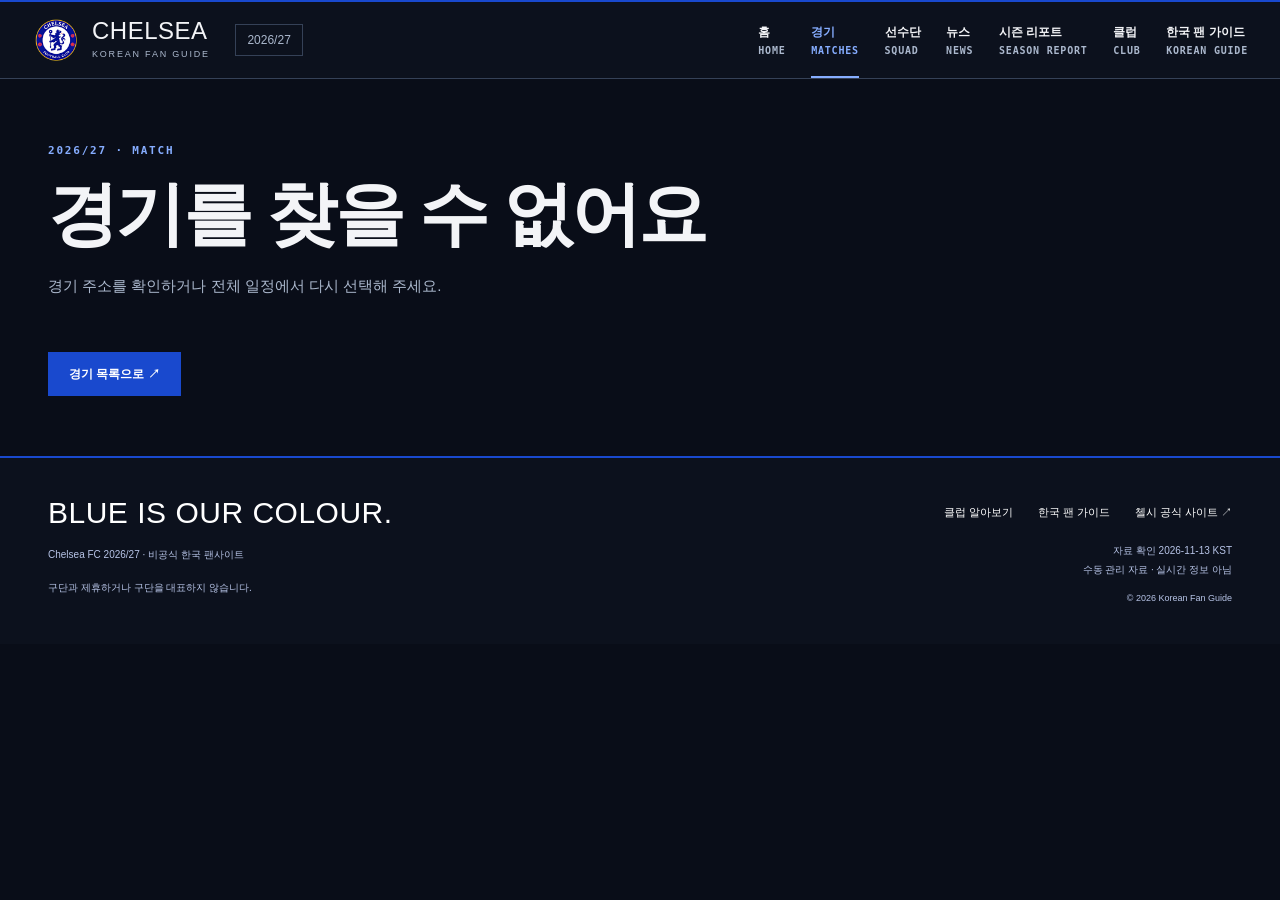
<file: match.html>
<!DOCTYPE html>
<html lang="ko">
<head>
  <meta charset="UTF-8">
  <meta name="viewport" content="width=device-width, initial-scale=1">
  <meta name="theme-color" content="#090d18">
  <meta name="description" content="Chelsea FC 2026/27 한국 팬 가이드. 한국시간 경기 일정과 결과, 한영 선수단, 공식 소식과 클럽 이야기를 확인하세요. 비공식 팬사이트입니다.">
  <title>경기 상세 | Chelsea FC 2026/27 한국 팬 가이드</title>
  <link rel="stylesheet" href="style.css">
  <script src="script.js" defer></script>
  <script src="js/app.js" type="module"></script>
</head>
<body data-page="match">
  <a class="skip-link" href="#main">본문으로 건너뛰기</a>
  <header class="site-header">
    <div class="header-inner">
      <a class="brand" href="index.html" aria-label="Chelsea FC 한국 팬 홈페이지 홈">
        <span class="brand-crest"><span class="crest-fallback" aria-hidden="true">CFC</span><img class="crest-image" src="data/images/chelsea-crest.png" width="48" height="48" alt="Chelsea FC" decoding="async"></span>
        <span class="brand-copy">CHELSEA<span>KOREAN FAN GUIDE</span></span>
      </a>
      <span class="season-chip">2026/27</span>
      <button class="menu-toggle" aria-expanded="false" aria-controls="navigation" aria-label="메뉴 열기"><span></span><span></span><span></span></button>
      <nav id="navigation" aria-label="주요 메뉴">
        <a class="nav-link" data-nav="home" href="index.html">홈 <small>HOME</small></a>
        <a class="nav-link" aria-current="page" data-nav="matches" href="matches.html">경기 <small>MATCHES</small></a>
        <a class="nav-link" data-nav="squad" href="squad.html">선수단 <small>SQUAD</small></a>
        <a class="nav-link" data-nav="news" href="news.html">뉴스 <small>NEWS</small></a>
        <a class="nav-link" data-nav="season-report" href="season-report.html">시즌 리포트 <small>SEASON REPORT</small></a>
        <a class="nav-link" data-nav="club" href="club.html">클럽 <small>CLUB</small></a>
        <a class="nav-link" data-nav="guide" href="korean-guide.html">한국 팬 가이드 <small>KOREAN GUIDE</small></a>
      </nav>
    </div>
  </header>
  <main id="main" tabindex="-1" aria-busy="true"><div class="container"><header class="page-intro"><p class="eyebrow">CHELSEA FC · 2026/27</p><h1 class="page-title">경기 상세</h1></header><p class="loading-state" role="status">시즌 정보를 불러오는 중입니다.</p><noscript><p class="notice">선수·경기·뉴스 탐색에는 JavaScript가 필요합니다. <a href="https://www.chelseafc.com/en">첼시 공식 사이트</a>에서 최신 정보를 확인하거나 <a href="club.html">클럽 소개</a>와 <a href="korean-guide.html">한국 팬 가이드</a>를 읽어보세요.</p></noscript></div></main>
  <footer class="site-footer"><div class="container footer-inner">
    <div><a class="footer-brand" href="index.html">BLUE IS OUR COLOUR.</a><p>Chelsea FC 2026/27 · 비공식 한국 팬사이트</p><p>구단과 제휴하거나 구단을 대표하지 않습니다.</p></div>
    <div class="footer-links"><a href="club.html">클럽 알아보기</a><a href="korean-guide.html">한국 팬 가이드</a><a href="https://www.chelseafc.com/en" target="_blank" rel="noopener noreferrer">첼시 공식 사이트 ↗</a><p>자료 확인 <span data-checked>2026-11-13 KST</span><br>수동 관리 자료 · 실시간 정보 아님</p><small>© <span data-year>2026</span> Korean Fan Guide</small></div>
  </div></footer>
</body>
</html>
</file>
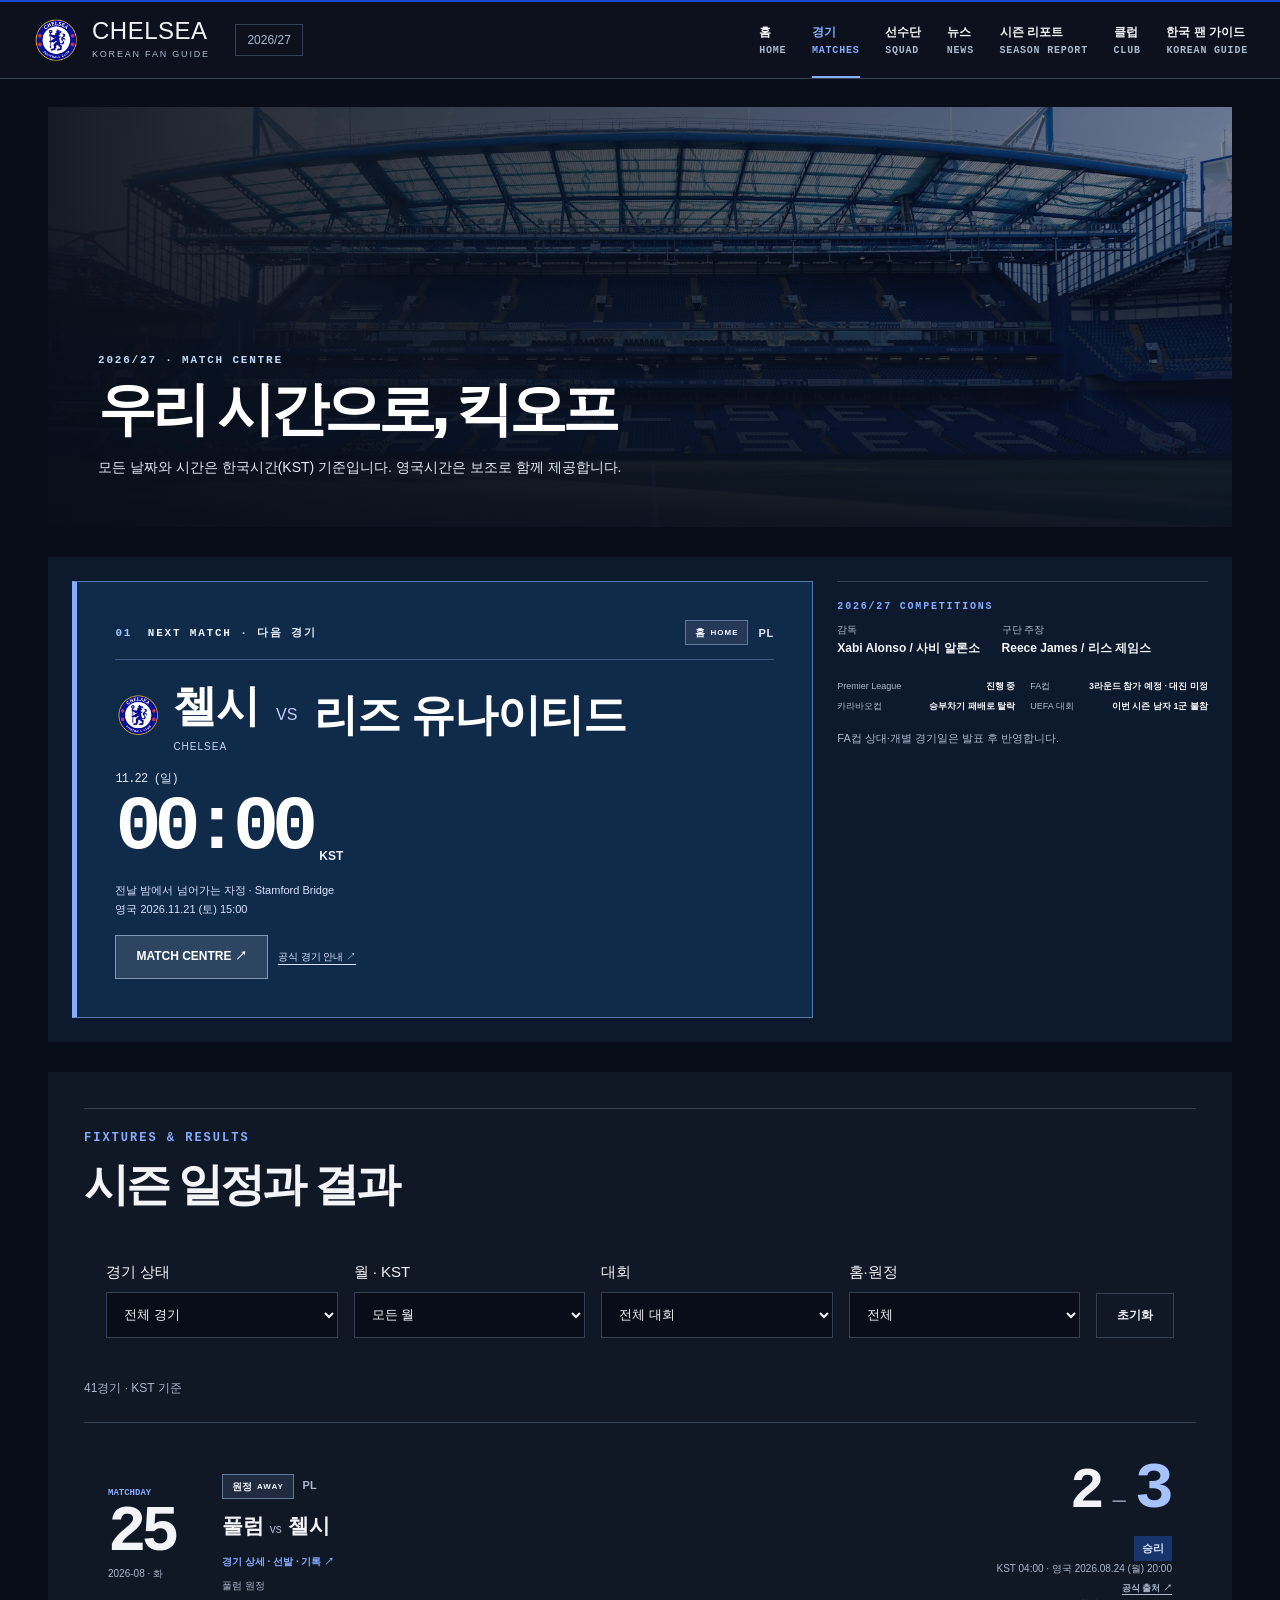
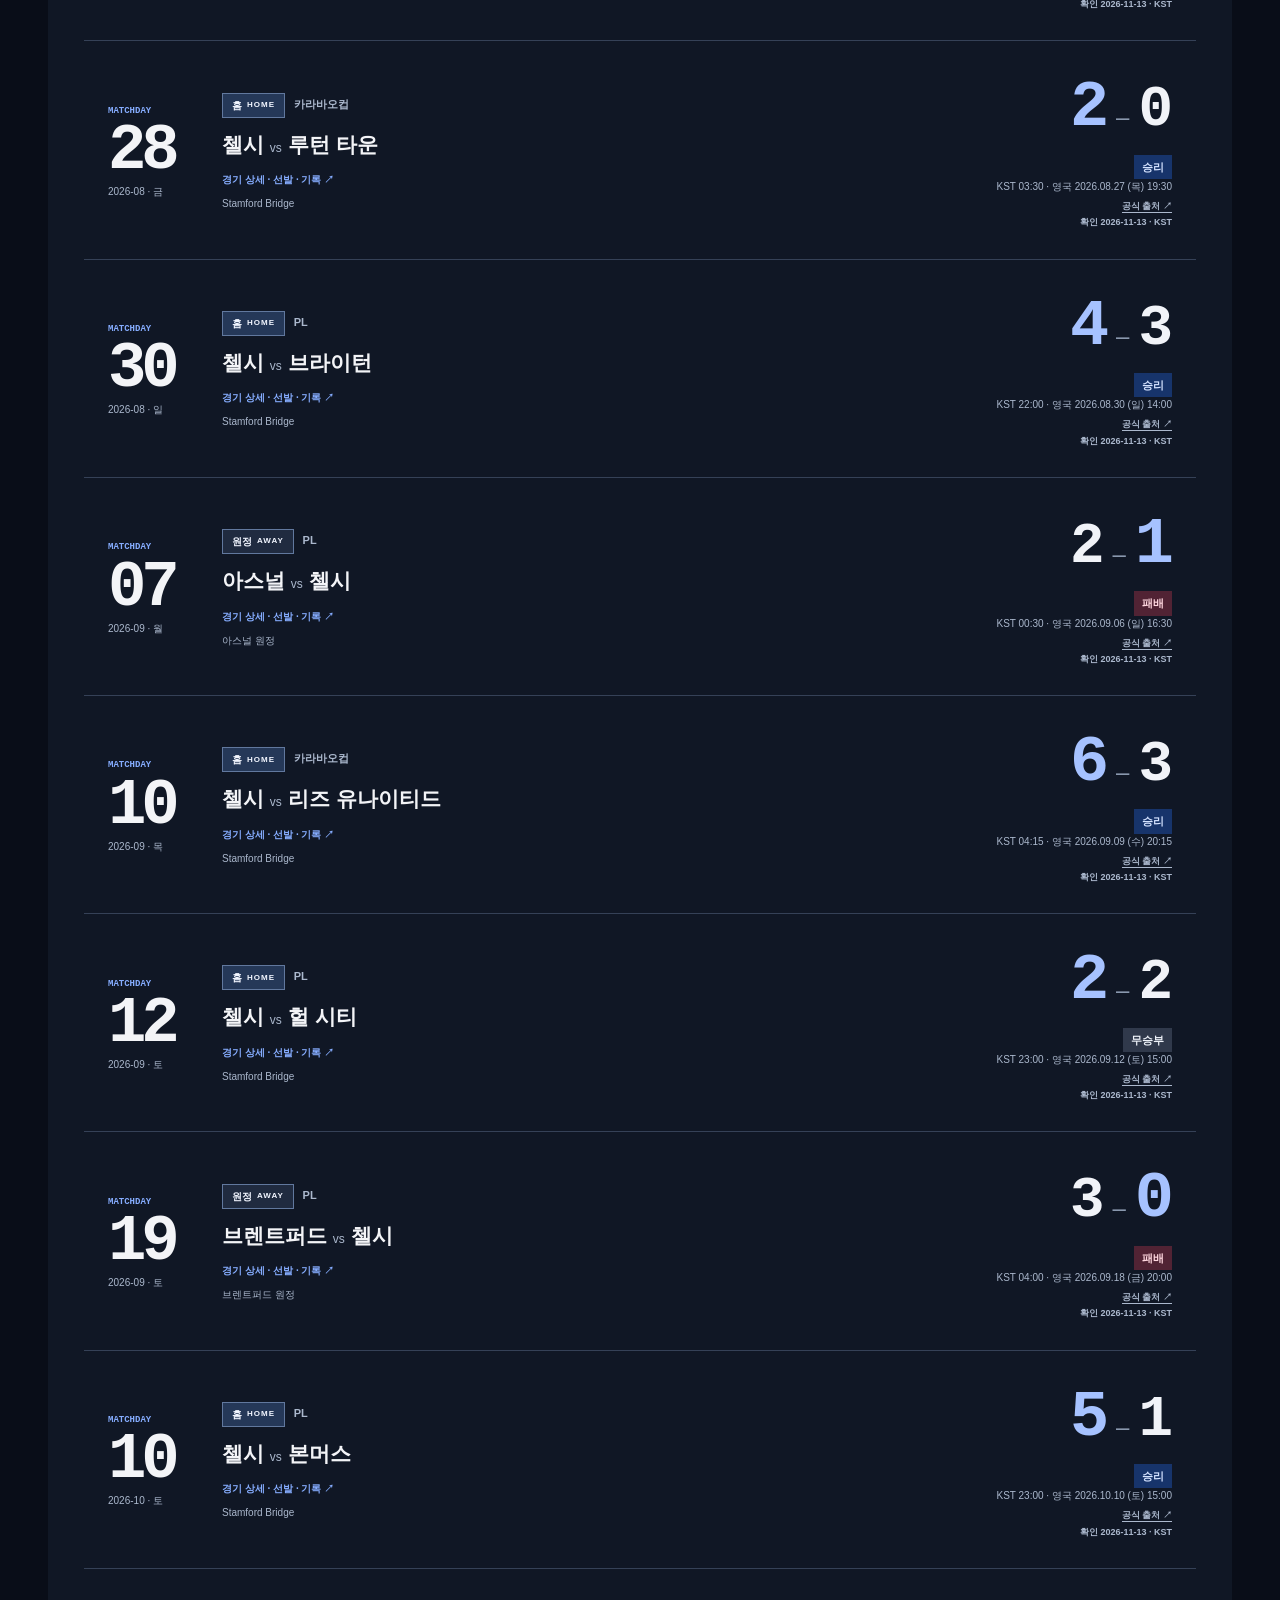
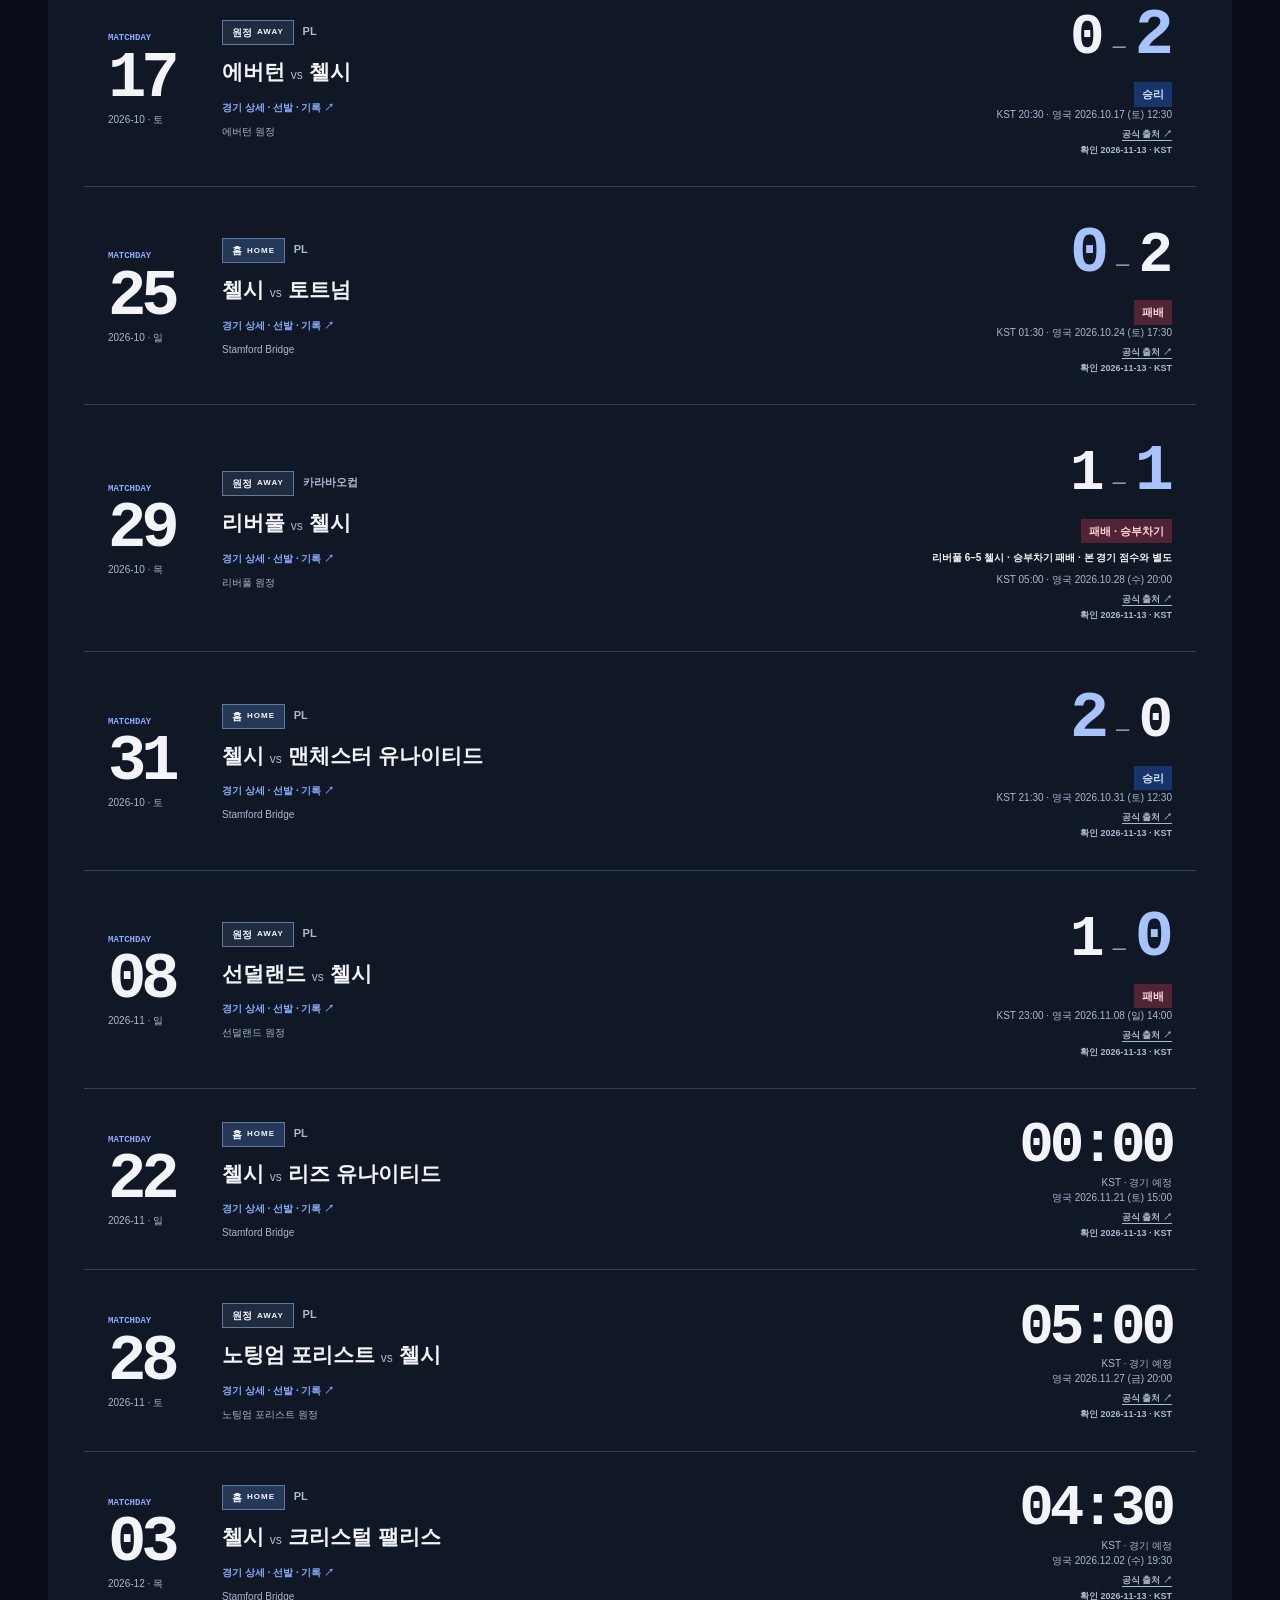
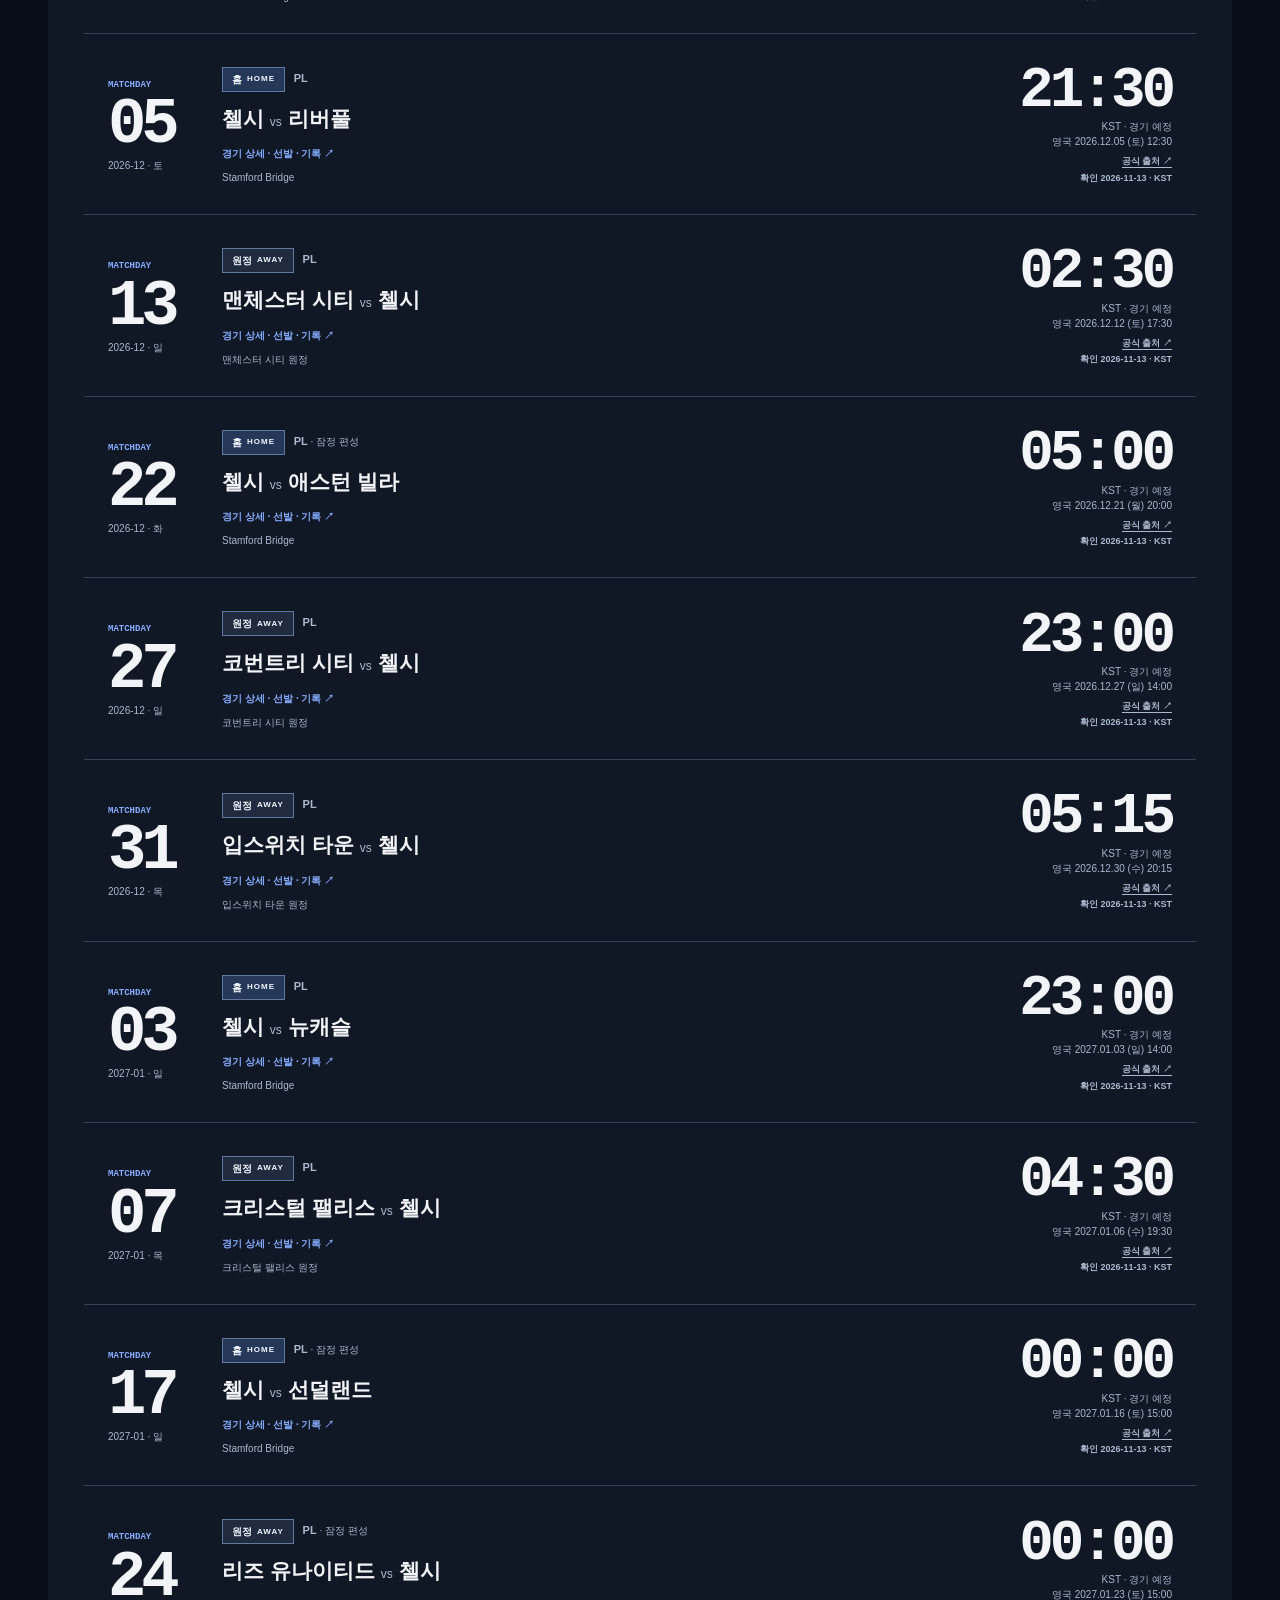
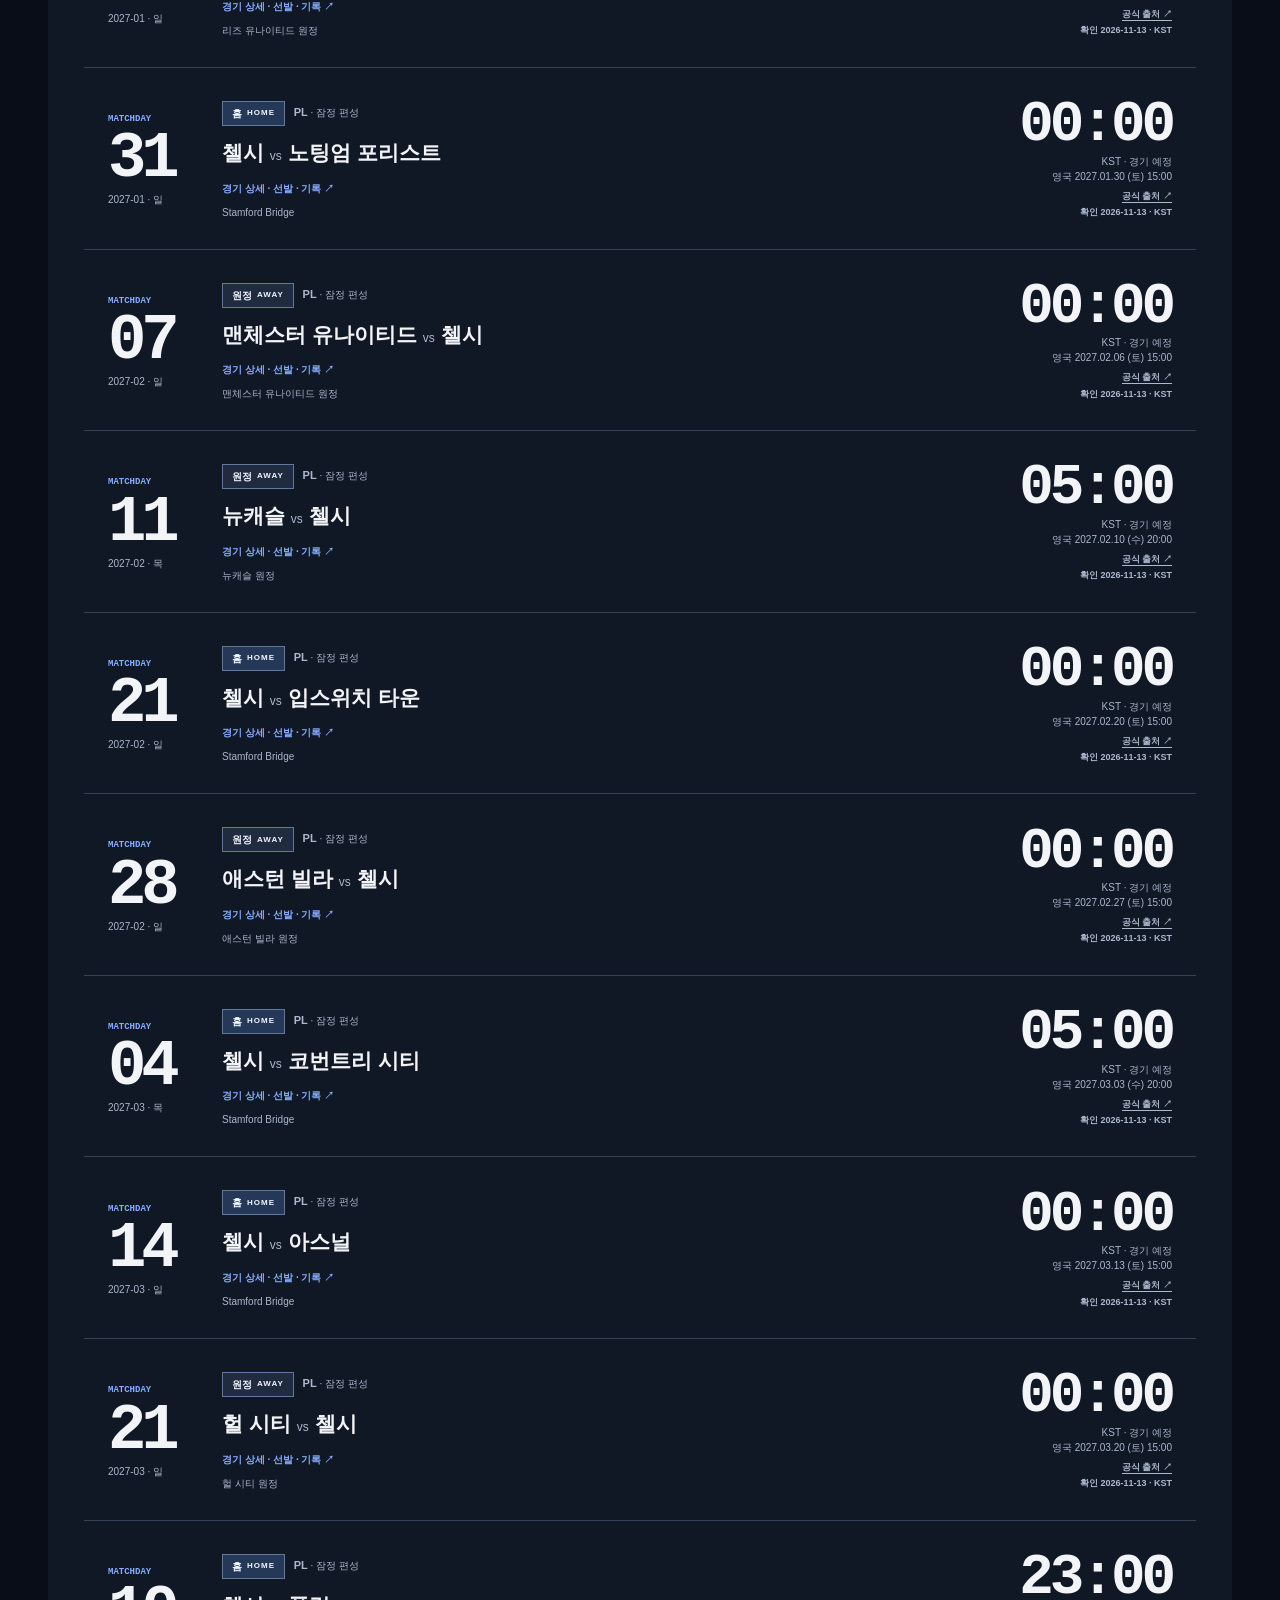
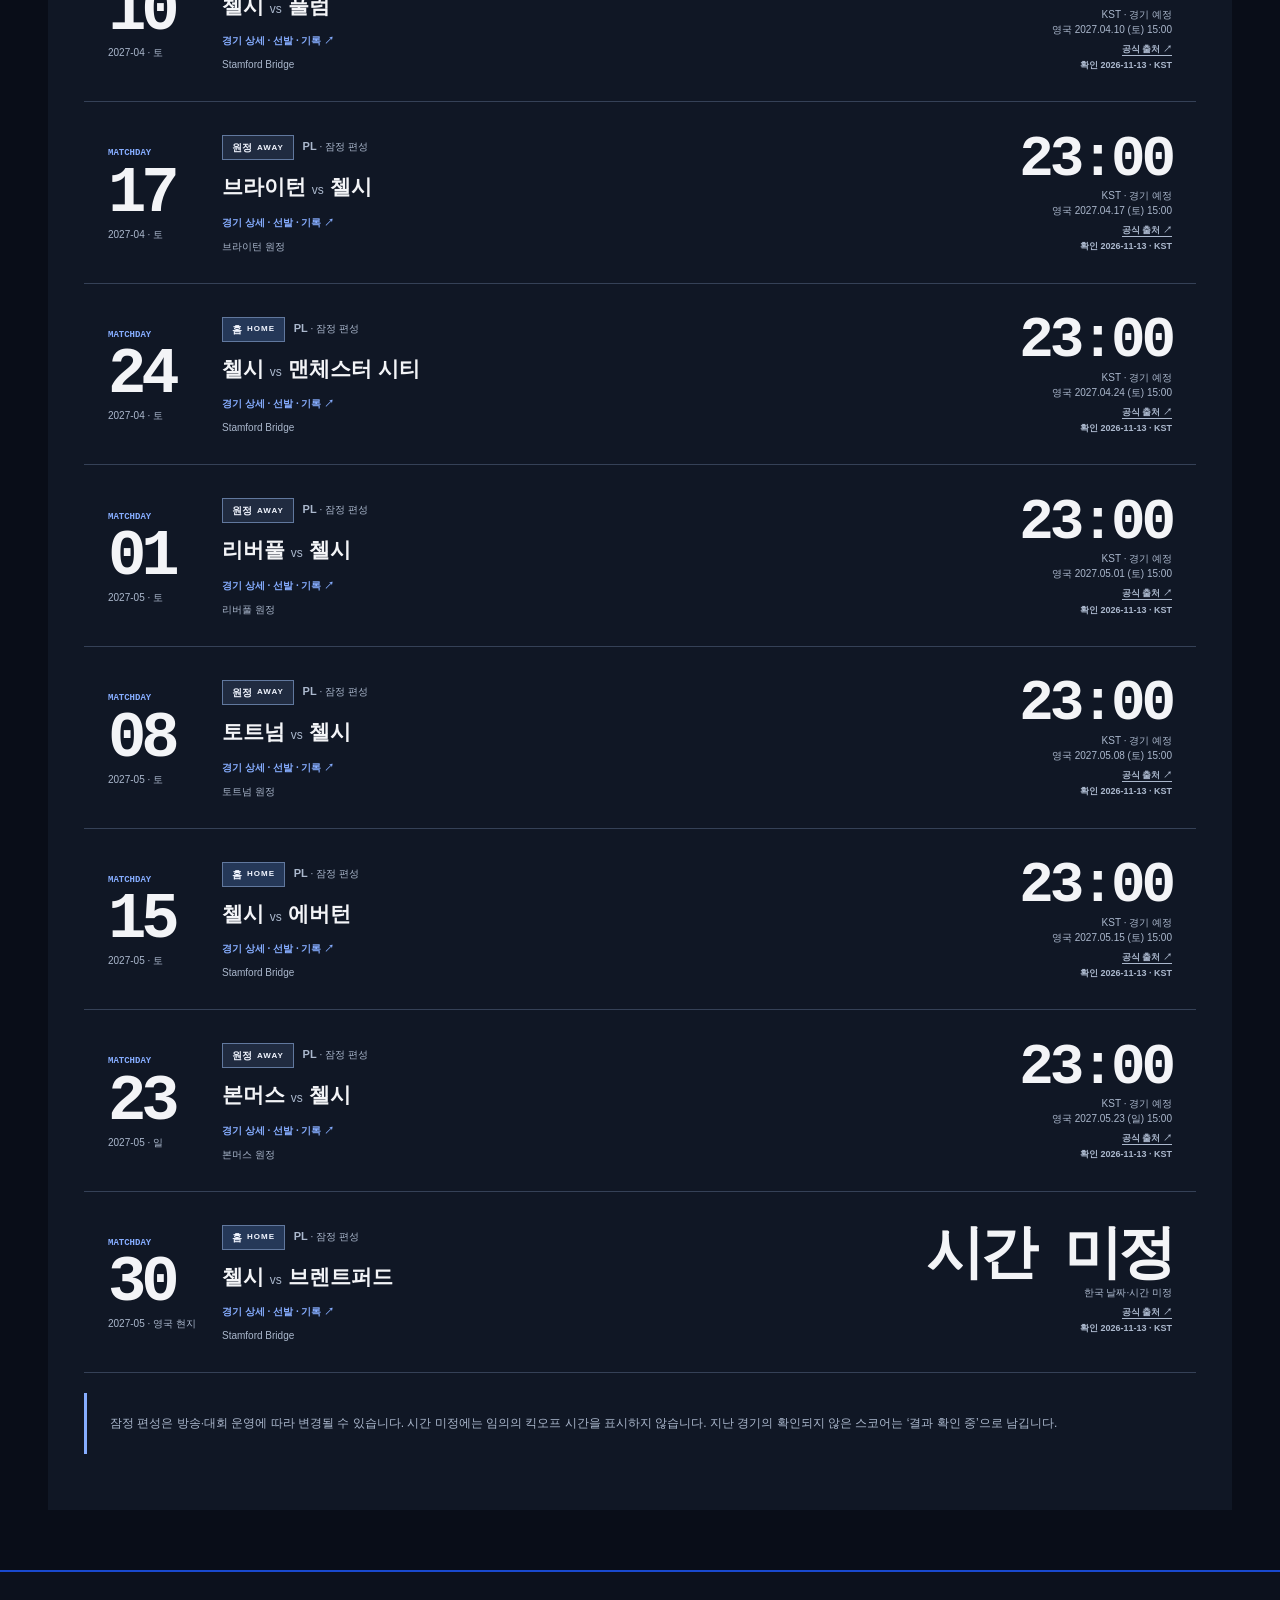
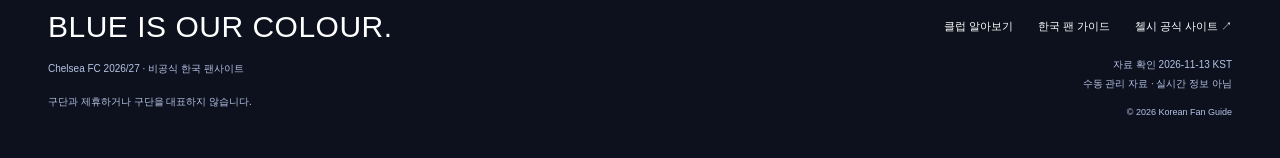
<file: matches.html>
<!DOCTYPE html>
<html lang="ko">
<head>
  <meta charset="UTF-8">
  <meta name="viewport" content="width=device-width, initial-scale=1">
  <meta name="theme-color" content="#090d18">
  <meta name="description" content="Chelsea FC 2026/27 한국 팬 가이드. 한국시간 경기 일정과 결과, 한영 선수단, 공식 소식과 클럽 이야기를 확인하세요. 비공식 팬사이트입니다.">
  <title>경기 일정과 결과 | Chelsea FC 2026/27 한국 팬 가이드</title>
  <link rel="stylesheet" href="style.css">
  <script src="script.js" defer></script>
  <script src="js/app.js" type="module"></script>
</head>
<body data-page="matches">
  <a class="skip-link" href="#main">본문으로 건너뛰기</a>
  <header class="site-header">
    <div class="header-inner">
      <a class="brand" href="index.html" aria-label="Chelsea FC 한국 팬 홈페이지 홈">
        <span class="brand-crest"><span class="crest-fallback" aria-hidden="true">CFC</span><img class="crest-image" src="data/images/chelsea-crest.png" width="48" height="48" alt="Chelsea FC" decoding="async"></span>
        <span class="brand-copy">CHELSEA<span>KOREAN FAN GUIDE</span></span>
      </a>
      <span class="season-chip">2026/27</span>
      <button class="menu-toggle" aria-expanded="false" aria-controls="navigation" aria-label="메뉴 열기"><span></span><span></span><span></span></button>
      <nav id="navigation" aria-label="주요 메뉴">
        <a class="nav-link" data-nav="home" href="index.html">홈 <small>HOME</small></a>
        <a class="nav-link" aria-current="page" data-nav="matches" href="matches.html">경기 <small>MATCHES</small></a>
        <a class="nav-link" data-nav="squad" href="squad.html">선수단 <small>SQUAD</small></a>
        <a class="nav-link" data-nav="news" href="news.html">뉴스 <small>NEWS</small></a>
        <a class="nav-link" data-nav="season-report" href="season-report.html">시즌 리포트 <small>SEASON REPORT</small></a>
        <a class="nav-link" data-nav="club" href="club.html">클럽 <small>CLUB</small></a>
        <a class="nav-link" data-nav="guide" href="korean-guide.html">한국 팬 가이드 <small>KOREAN GUIDE</small></a>
      </nav>
    </div>
  </header>
  <main id="main" tabindex="-1" aria-busy="true"><div class="container"><header class="page-intro"><p class="eyebrow">CHELSEA FC · 2026/27</p><h1 class="page-title">경기 일정과 결과</h1></header><p class="loading-state" role="status">시즌 정보를 불러오는 중입니다.</p><noscript><p class="notice">선수·경기·뉴스 탐색에는 JavaScript가 필요합니다. <a href="https://www.chelseafc.com/en">첼시 공식 사이트</a>에서 최신 정보를 확인하거나 <a href="club.html">클럽 소개</a>와 <a href="korean-guide.html">한국 팬 가이드</a>를 읽어보세요.</p></noscript></div></main>
  <footer class="site-footer"><div class="container footer-inner">
    <div><a class="footer-brand" href="index.html">BLUE IS OUR COLOUR.</a><p>Chelsea FC 2026/27 · 비공식 한국 팬사이트</p><p>구단과 제휴하거나 구단을 대표하지 않습니다.</p></div>
    <div class="footer-links"><a href="club.html">클럽 알아보기</a><a href="korean-guide.html">한국 팬 가이드</a><a href="https://www.chelseafc.com/en" target="_blank" rel="noopener noreferrer">첼시 공식 사이트 ↗</a><p>자료 확인 <span data-checked>2026-11-13 KST</span><br>수동 관리 자료 · 실시간 정보 아님</p><small>© <span data-year>2026</span> Korean Fan Guide</small></div>
  </div></footer>
</body>
</html>
</file>
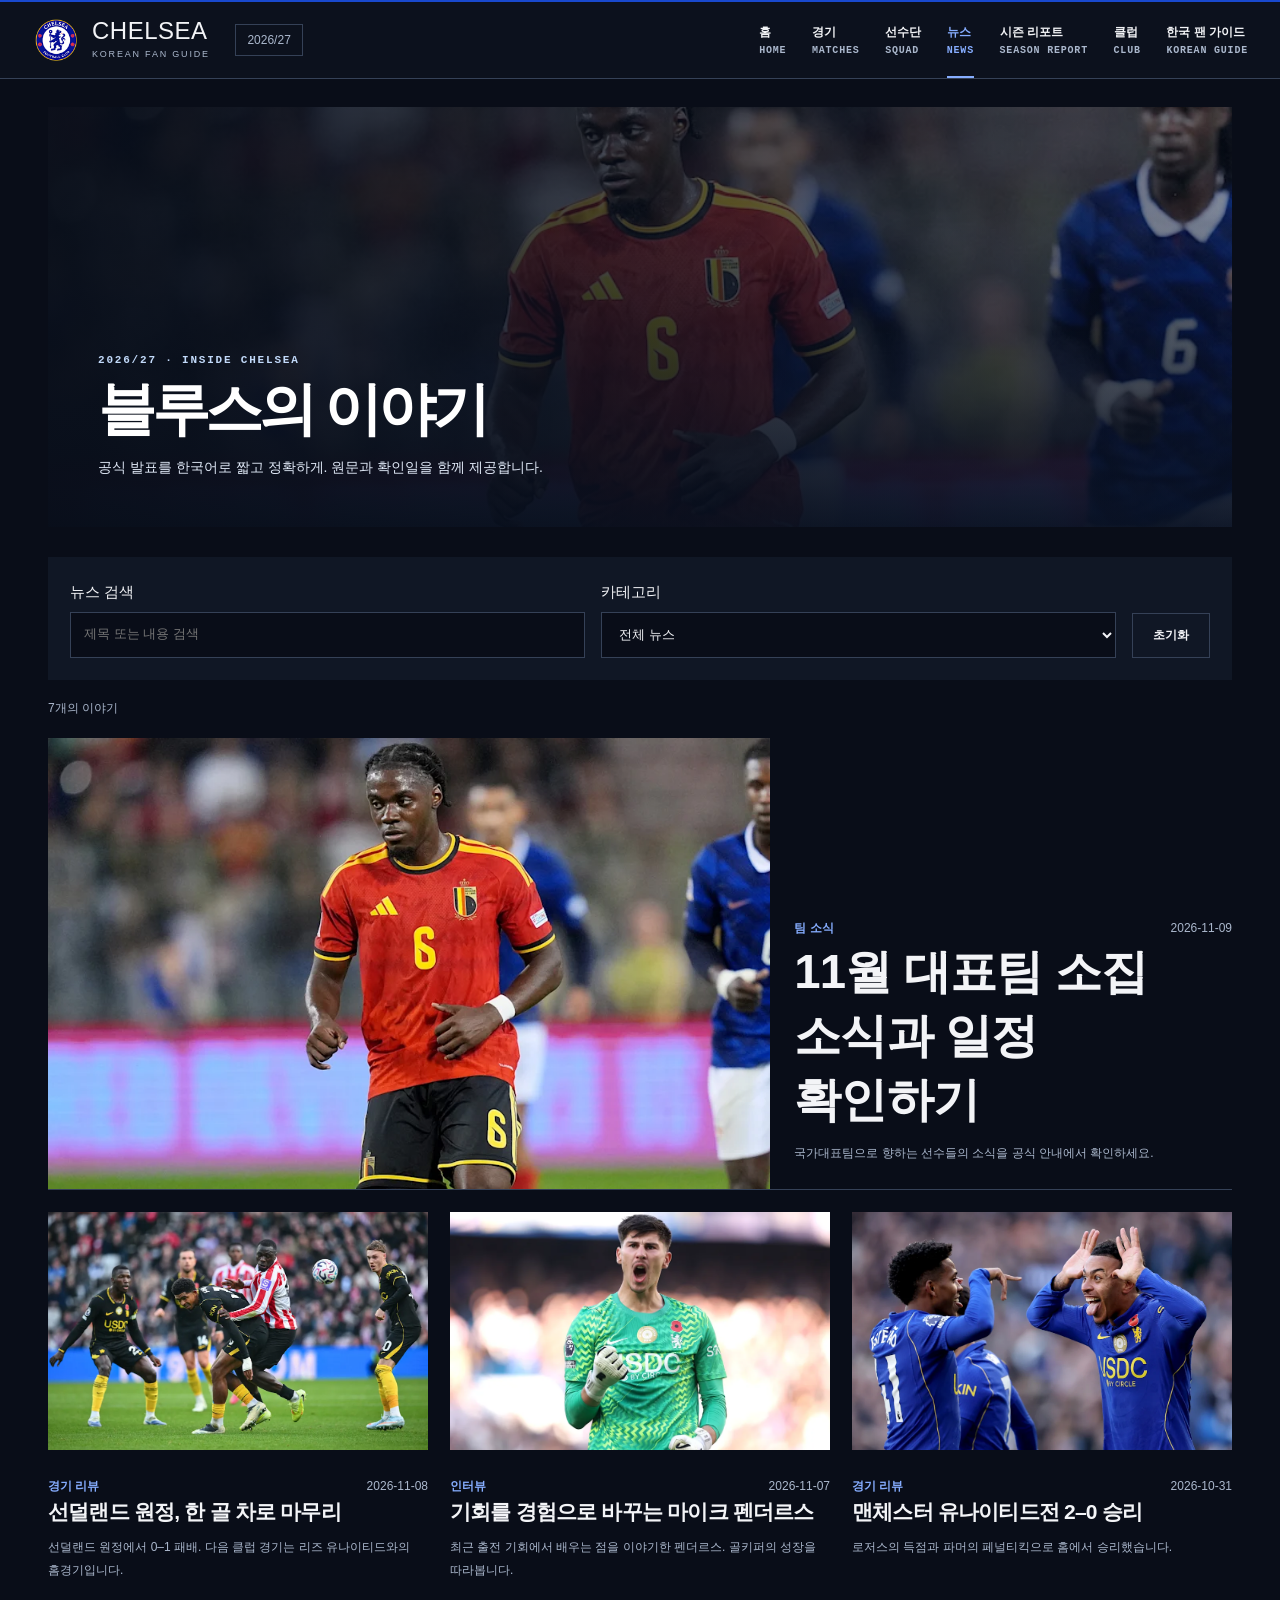
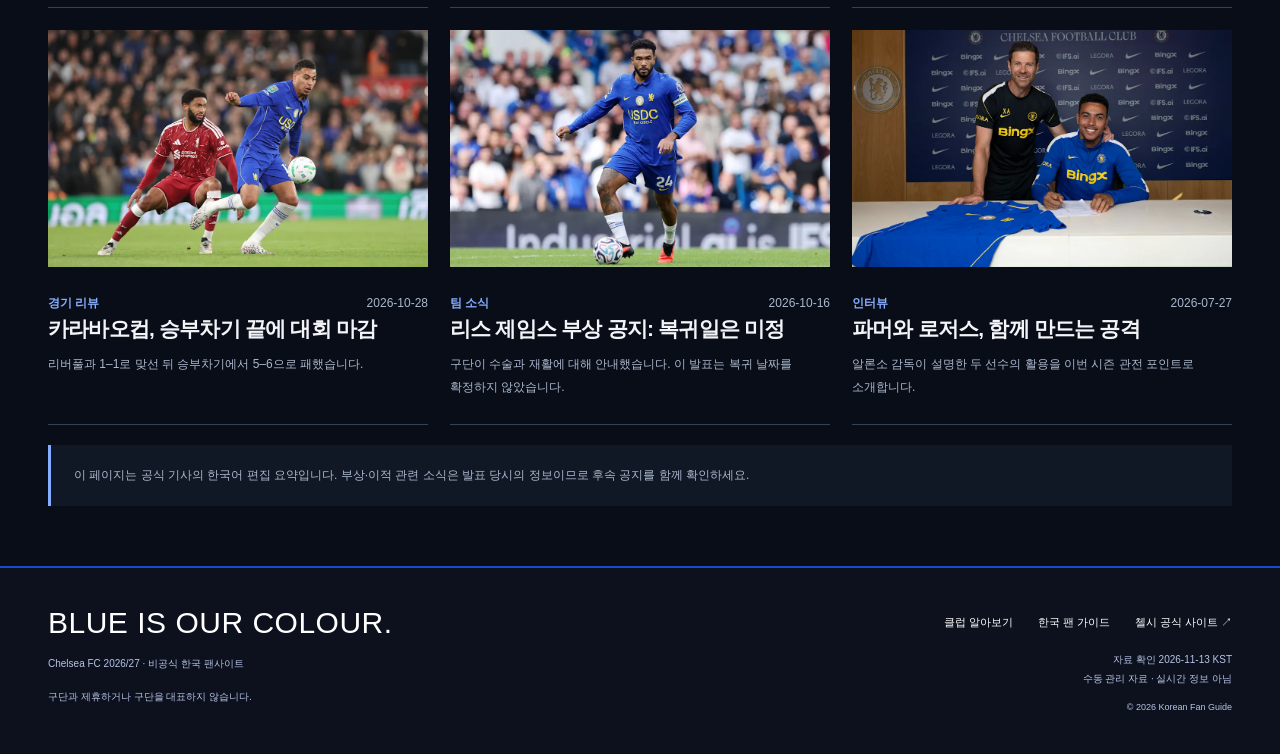
<file: news.html>
<!DOCTYPE html>
<html lang="ko">
<head>
  <meta charset="UTF-8">
  <meta name="viewport" content="width=device-width, initial-scale=1">
  <meta name="theme-color" content="#090d18">
  <meta name="description" content="Chelsea FC 2026/27 한국 팬 가이드. 한국시간 경기 일정과 결과, 한영 선수단, 공식 소식과 클럽 이야기를 확인하세요. 비공식 팬사이트입니다.">
  <title>블루스의 이야기 | Chelsea FC 2026/27 한국 팬 가이드</title>
  <link rel="stylesheet" href="style.css">
  <script src="script.js" defer></script>
  <script src="js/app.js" type="module"></script>
</head>
<body data-page="news">
  <a class="skip-link" href="#main">본문으로 건너뛰기</a>
  <header class="site-header">
    <div class="header-inner">
      <a class="brand" href="index.html" aria-label="Chelsea FC 한국 팬 홈페이지 홈">
        <span class="brand-crest"><span class="crest-fallback" aria-hidden="true">CFC</span><img class="crest-image" src="data/images/chelsea-crest.png" width="48" height="48" alt="Chelsea FC" decoding="async"></span>
        <span class="brand-copy">CHELSEA<span>KOREAN FAN GUIDE</span></span>
      </a>
      <span class="season-chip">2026/27</span>
      <button class="menu-toggle" aria-expanded="false" aria-controls="navigation" aria-label="메뉴 열기"><span></span><span></span><span></span></button>
      <nav id="navigation" aria-label="주요 메뉴">
        <a class="nav-link" data-nav="home" href="index.html">홈 <small>HOME</small></a>
        <a class="nav-link" data-nav="matches" href="matches.html">경기 <small>MATCHES</small></a>
        <a class="nav-link" data-nav="squad" href="squad.html">선수단 <small>SQUAD</small></a>
        <a class="nav-link" aria-current="page" data-nav="news" href="news.html">뉴스 <small>NEWS</small></a>
        <a class="nav-link" data-nav="season-report" href="season-report.html">시즌 리포트 <small>SEASON REPORT</small></a>
        <a class="nav-link" data-nav="club" href="club.html">클럽 <small>CLUB</small></a>
        <a class="nav-link" data-nav="guide" href="korean-guide.html">한국 팬 가이드 <small>KOREAN GUIDE</small></a>
      </nav>
    </div>
  </header>
  <main id="main" tabindex="-1" aria-busy="true"><div class="container"><header class="page-intro"><p class="eyebrow">CHELSEA FC · 2026/27</p><h1 class="page-title">블루스의 이야기</h1></header><p class="loading-state" role="status">시즌 정보를 불러오는 중입니다.</p><noscript><p class="notice">선수·경기·뉴스 탐색에는 JavaScript가 필요합니다. <a href="https://www.chelseafc.com/en">첼시 공식 사이트</a>에서 최신 정보를 확인하거나 <a href="club.html">클럽 소개</a>와 <a href="korean-guide.html">한국 팬 가이드</a>를 읽어보세요.</p></noscript></div></main>
  <footer class="site-footer"><div class="container footer-inner">
    <div><a class="footer-brand" href="index.html">BLUE IS OUR COLOUR.</a><p>Chelsea FC 2026/27 · 비공식 한국 팬사이트</p><p>구단과 제휴하거나 구단을 대표하지 않습니다.</p></div>
    <div class="footer-links"><a href="club.html">클럽 알아보기</a><a href="korean-guide.html">한국 팬 가이드</a><a href="https://www.chelseafc.com/en" target="_blank" rel="noopener noreferrer">첼시 공식 사이트 ↗</a><p>자료 확인 <span data-checked>2026-11-13 KST</span><br>수동 관리 자료 · 실시간 정보 아님</p><small>© <span data-year>2026</span> Korean Fan Guide</small></div>
  </div></footer>
</body>
</html>
</file>
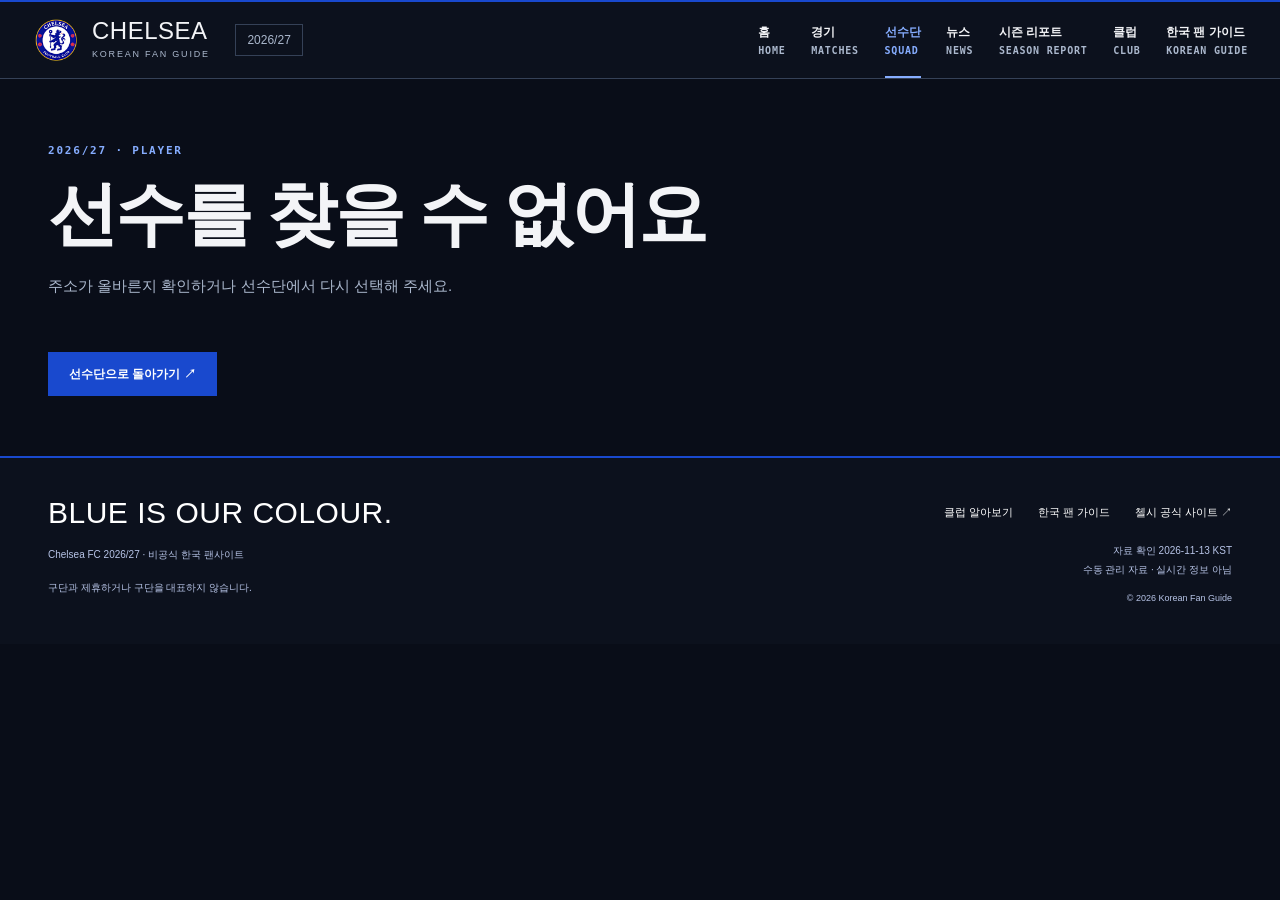
<file: player.html>
<!DOCTYPE html>
<html lang="ko">
<head>
  <meta charset="UTF-8">
  <meta name="viewport" content="width=device-width, initial-scale=1">
  <meta name="theme-color" content="#090d18">
  <meta name="description" content="Chelsea FC 2026/27 한국 팬 가이드. 한국시간 경기 일정과 결과, 한영 선수단, 공식 소식과 클럽 이야기를 확인하세요. 비공식 팬사이트입니다.">
  <title>선수 상세 | Chelsea FC 2026/27 한국 팬 가이드</title>
  <link rel="stylesheet" href="style.css">
  <script src="script.js" defer></script>
  <script src="js/app.js" type="module"></script>
</head>
<body data-page="player">
  <a class="skip-link" href="#main">본문으로 건너뛰기</a>
  <header class="site-header">
    <div class="header-inner">
      <a class="brand" href="index.html" aria-label="Chelsea FC 한국 팬 홈페이지 홈">
        <span class="brand-crest"><span class="crest-fallback" aria-hidden="true">CFC</span><img class="crest-image" src="data/images/chelsea-crest.png" width="48" height="48" alt="Chelsea FC" decoding="async"></span>
        <span class="brand-copy">CHELSEA<span>KOREAN FAN GUIDE</span></span>
      </a>
      <span class="season-chip">2026/27</span>
      <button class="menu-toggle" aria-expanded="false" aria-controls="navigation" aria-label="메뉴 열기"><span></span><span></span><span></span></button>
      <nav id="navigation" aria-label="주요 메뉴">
        <a class="nav-link" data-nav="home" href="index.html">홈 <small>HOME</small></a>
        <a class="nav-link" data-nav="matches" href="matches.html">경기 <small>MATCHES</small></a>
        <a class="nav-link" aria-current="page" data-nav="squad" href="squad.html">선수단 <small>SQUAD</small></a>
        <a class="nav-link" data-nav="news" href="news.html">뉴스 <small>NEWS</small></a>
        <a class="nav-link" data-nav="season-report" href="season-report.html">시즌 리포트 <small>SEASON REPORT</small></a>
        <a class="nav-link" data-nav="club" href="club.html">클럽 <small>CLUB</small></a>
        <a class="nav-link" data-nav="guide" href="korean-guide.html">한국 팬 가이드 <small>KOREAN GUIDE</small></a>
      </nav>
    </div>
  </header>
  <main id="main" tabindex="-1" aria-busy="true"><div class="container"><header class="page-intro"><p class="eyebrow">CHELSEA FC · 2026/27</p><h1 class="page-title">선수 상세</h1></header><p class="loading-state" role="status">시즌 정보를 불러오는 중입니다.</p><noscript><p class="notice">선수·경기·뉴스 탐색에는 JavaScript가 필요합니다. <a href="https://www.chelseafc.com/en">첼시 공식 사이트</a>에서 최신 정보를 확인하거나 <a href="club.html">클럽 소개</a>와 <a href="korean-guide.html">한국 팬 가이드</a>를 읽어보세요.</p></noscript></div></main>
  <footer class="site-footer"><div class="container footer-inner">
    <div><a class="footer-brand" href="index.html">BLUE IS OUR COLOUR.</a><p>Chelsea FC 2026/27 · 비공식 한국 팬사이트</p><p>구단과 제휴하거나 구단을 대표하지 않습니다.</p></div>
    <div class="footer-links"><a href="club.html">클럽 알아보기</a><a href="korean-guide.html">한국 팬 가이드</a><a href="https://www.chelseafc.com/en" target="_blank" rel="noopener noreferrer">첼시 공식 사이트 ↗</a><p>자료 확인 <span data-checked>2026-11-13 KST</span><br>수동 관리 자료 · 실시간 정보 아님</p><small>© <span data-year>2026</span> Korean Fan Guide</small></div>
  </div></footer>
</body>
</html>
</file>
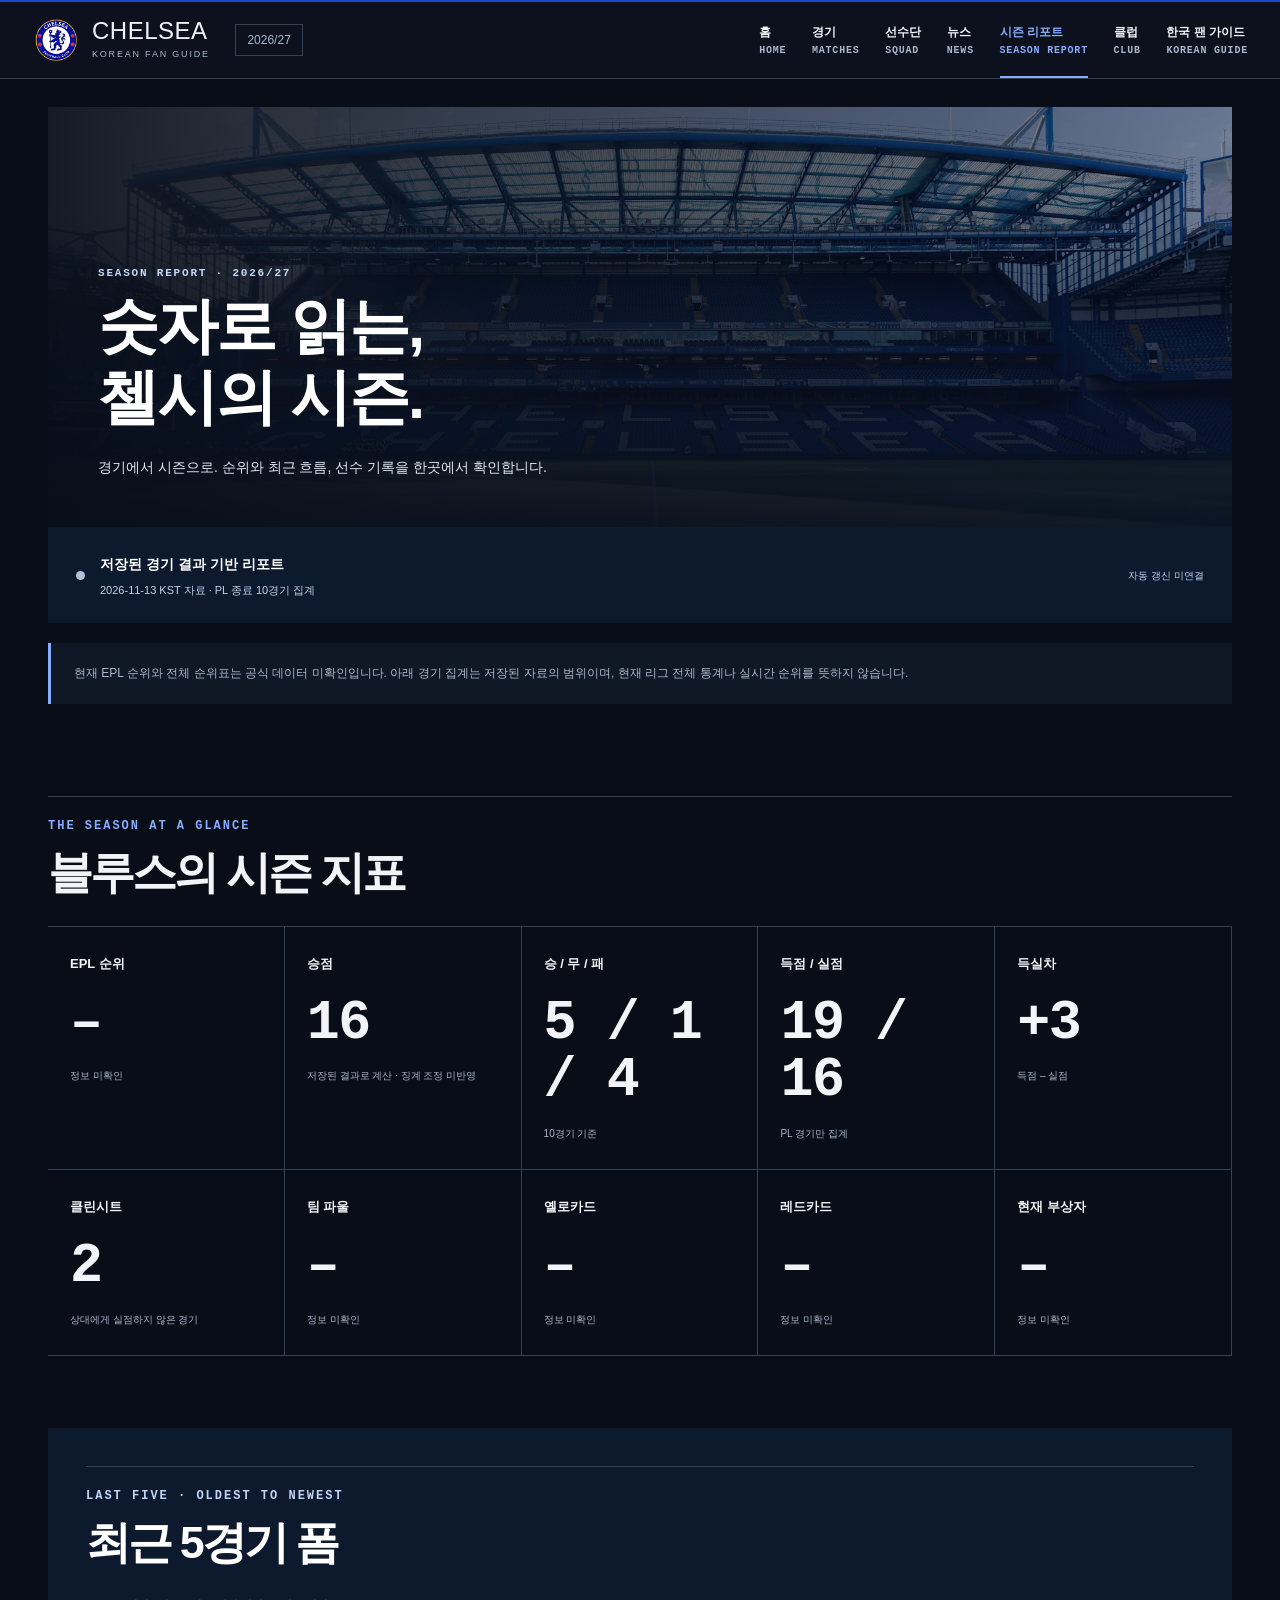
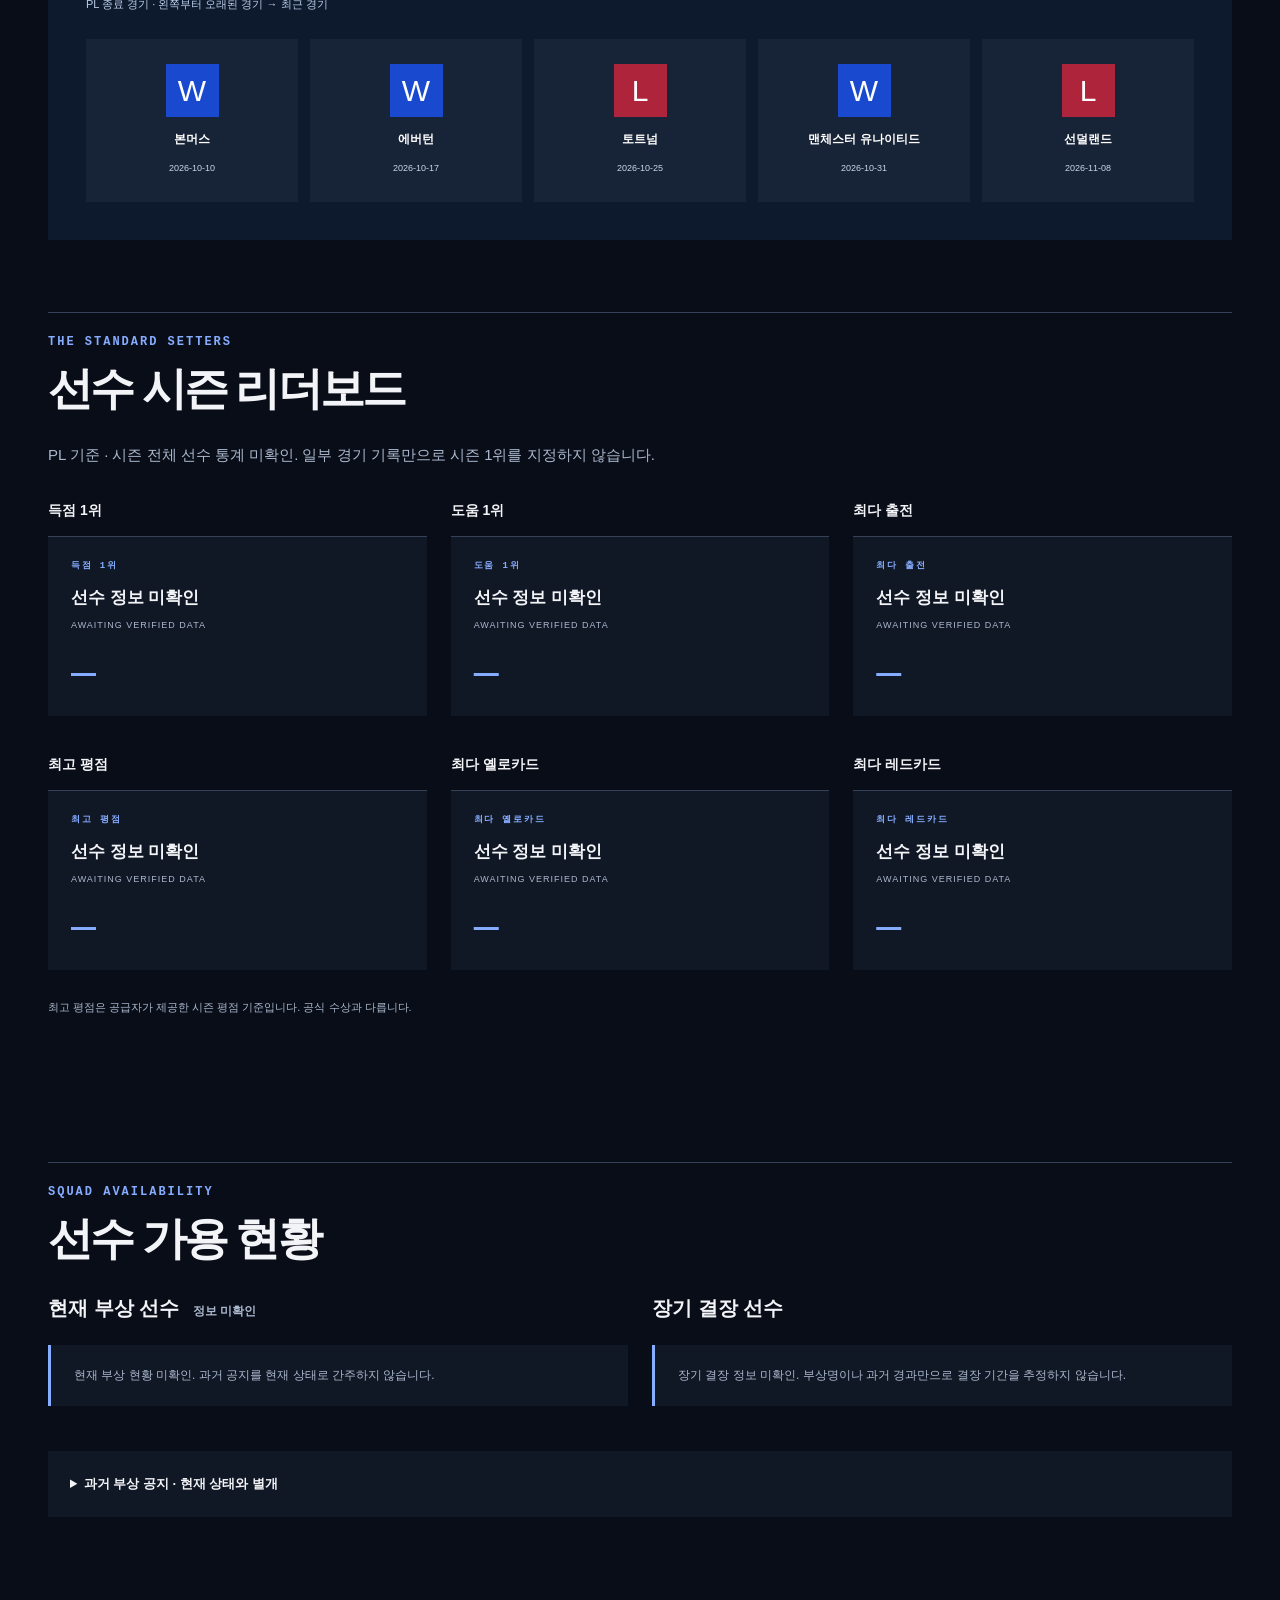
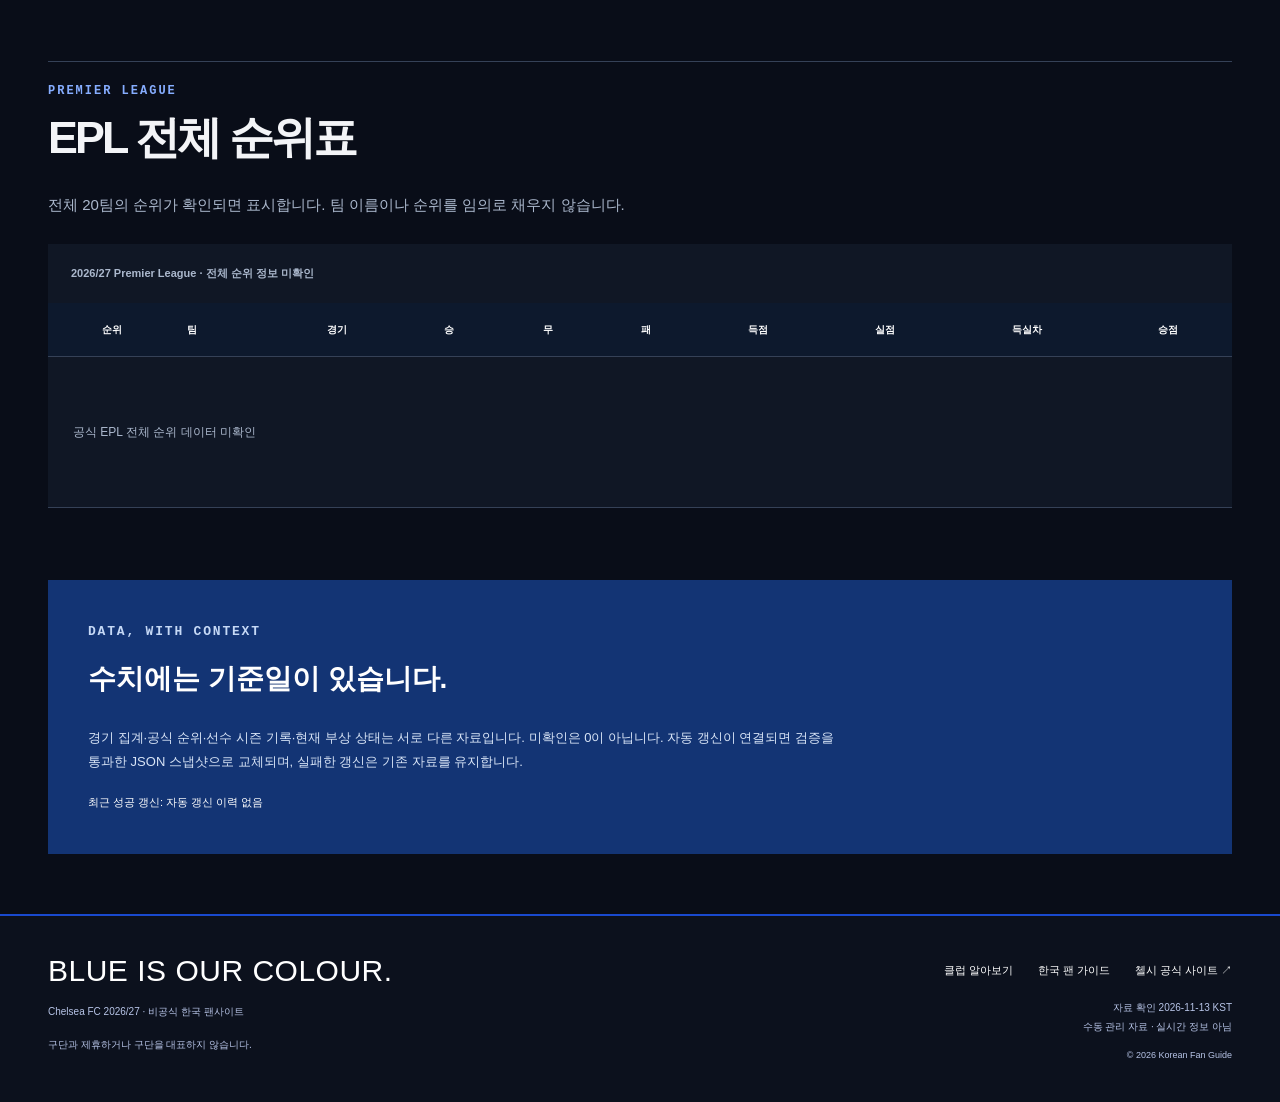
<file: season-report.html>
<!DOCTYPE html>
<html lang="ko">
<head>
  <meta charset="UTF-8">
  <meta name="viewport" content="width=device-width, initial-scale=1">
  <meta name="theme-color" content="#090d18">
  <meta name="description" content="Chelsea FC 2026/27 한국 팬 가이드. 한국시간 경기 일정과 결과, 한영 선수단, 공식 소식과 클럽 이야기를 확인하세요. 비공식 팬사이트입니다.">
  <title>시즌 리포트 | Chelsea FC 2026/27 한국 팬 가이드</title>
  <link rel="stylesheet" href="style.css">
  <script src="script.js" defer></script>
  <script src="js/app.js" type="module"></script>
</head>
<body data-page="season-report">
  <a class="skip-link" href="#main">본문으로 건너뛰기</a>
  <header class="site-header">
    <div class="header-inner">
      <a class="brand" href="index.html" aria-label="Chelsea FC 한국 팬 홈페이지 홈">
        <span class="brand-crest"><span class="crest-fallback" aria-hidden="true">CFC</span><img class="crest-image" src="data/images/chelsea-crest.png" width="48" height="48" alt="Chelsea FC" decoding="async"></span>
        <span class="brand-copy">CHELSEA<span>KOREAN FAN GUIDE</span></span>
      </a>
      <span class="season-chip">2026/27</span>
      <button class="menu-toggle" aria-expanded="false" aria-controls="navigation" aria-label="메뉴 열기"><span></span><span></span><span></span></button>
      <nav id="navigation" aria-label="주요 메뉴">
        <a class="nav-link" data-nav="home" href="index.html">홈 <small>HOME</small></a>
        <a class="nav-link" data-nav="matches" href="matches.html">경기 <small>MATCHES</small></a>
        <a class="nav-link" data-nav="squad" href="squad.html">선수단 <small>SQUAD</small></a>
        <a class="nav-link" data-nav="news" href="news.html">뉴스 <small>NEWS</small></a>
        <a class="nav-link" aria-current="page" data-nav="season-report" href="season-report.html">시즌 리포트 <small>SEASON REPORT</small></a>
        <a class="nav-link" data-nav="club" href="club.html">클럽 <small>CLUB</small></a>
        <a class="nav-link" data-nav="guide" href="korean-guide.html">한국 팬 가이드 <small>KOREAN GUIDE</small></a>
      </nav>
    </div>
  </header>
  <main id="main" tabindex="-1" aria-busy="true"><div class="container"><header class="page-intro"><p class="eyebrow">CHELSEA FC · 2026/27</p><h1 class="page-title">시즌 리포트</h1></header><p class="loading-state" role="status">시즌 정보를 불러오는 중입니다.</p><noscript><p class="notice">선수·경기·뉴스 탐색에는 JavaScript가 필요합니다. <a href="https://www.chelseafc.com/en">첼시 공식 사이트</a>에서 최신 정보를 확인하거나 <a href="club.html">클럽 소개</a>와 <a href="korean-guide.html">한국 팬 가이드</a>를 읽어보세요.</p></noscript></div></main>
  <footer class="site-footer"><div class="container footer-inner">
    <div><a class="footer-brand" href="index.html">BLUE IS OUR COLOUR.</a><p>Chelsea FC 2026/27 · 비공식 한국 팬사이트</p><p>구단과 제휴하거나 구단을 대표하지 않습니다.</p></div>
    <div class="footer-links"><a href="club.html">클럽 알아보기</a><a href="korean-guide.html">한국 팬 가이드</a><a href="https://www.chelseafc.com/en" target="_blank" rel="noopener noreferrer">첼시 공식 사이트 ↗</a><p>자료 확인 <span data-checked>2026-11-13 KST</span><br>수동 관리 자료 · 실시간 정보 아님</p><small>© <span data-year>2026</span> Korean Fan Guide</small></div>
  </div></footer>
</body>
</html>
</file>
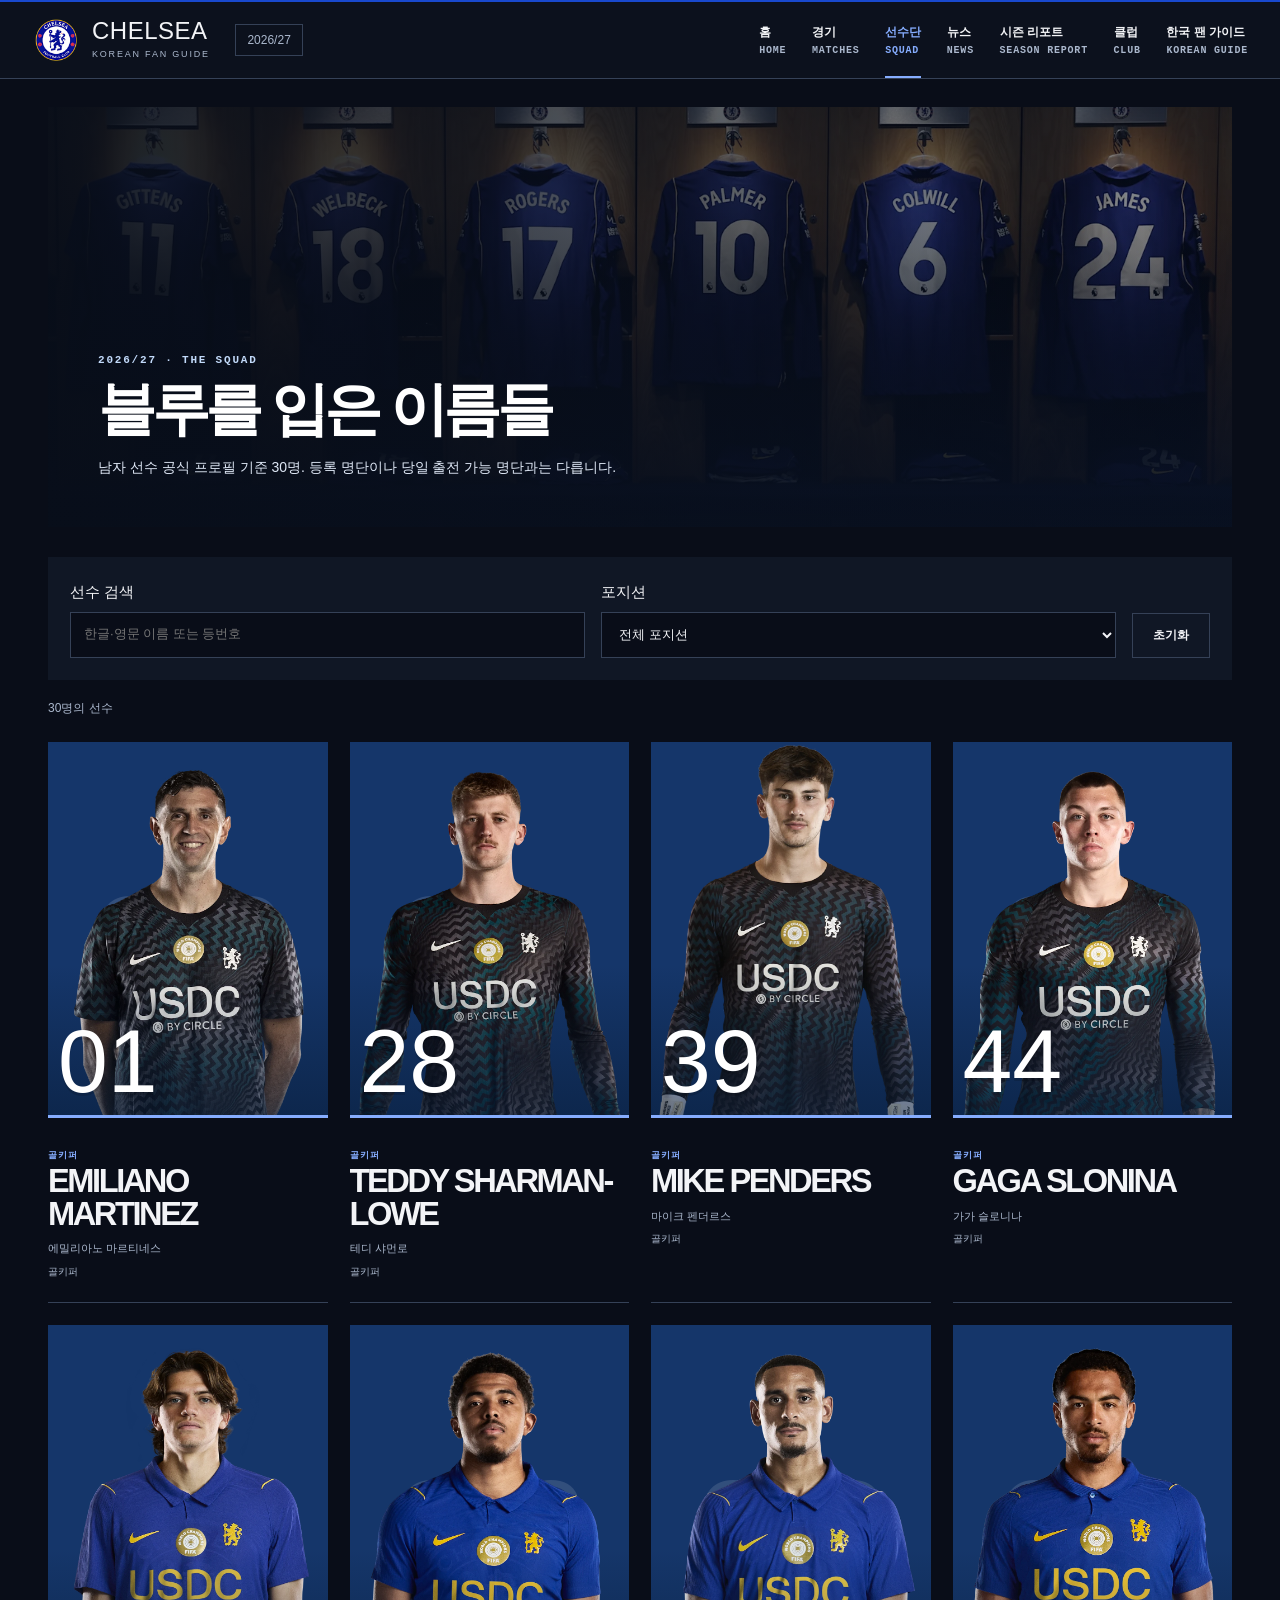
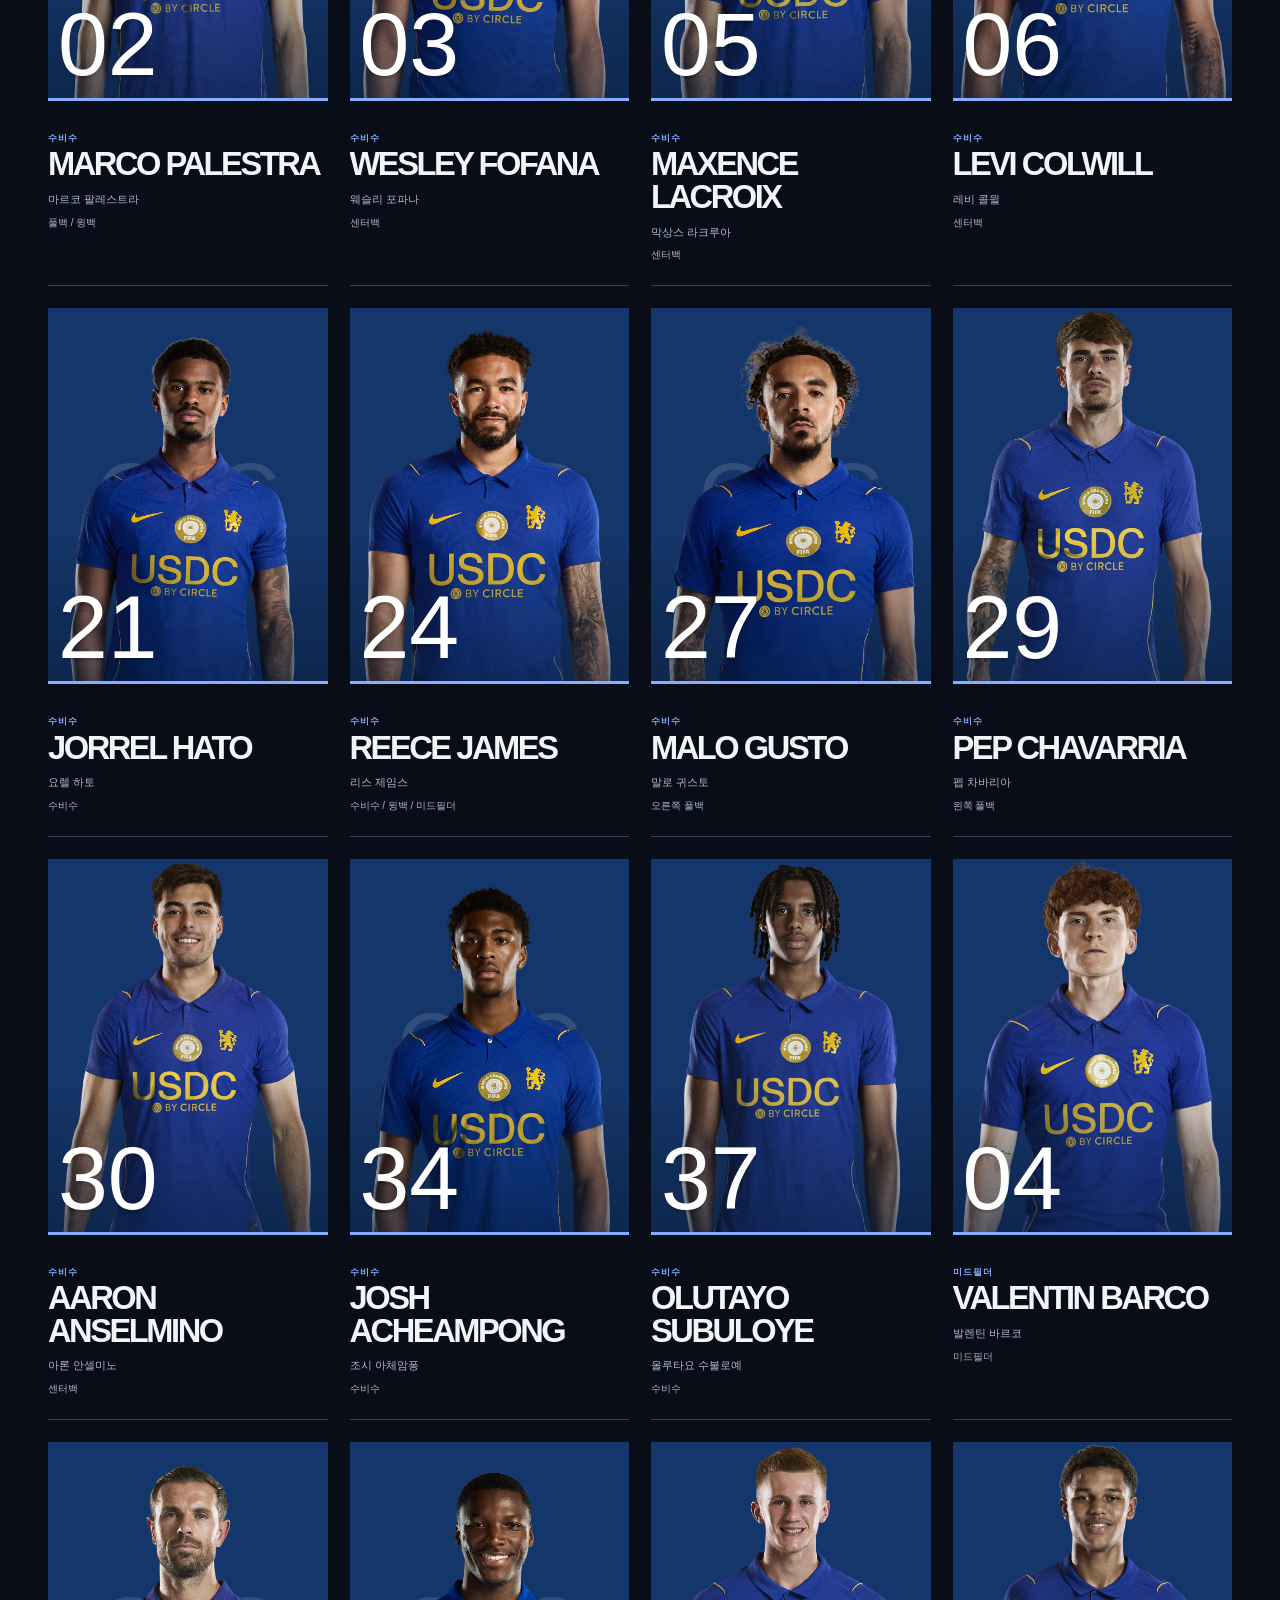
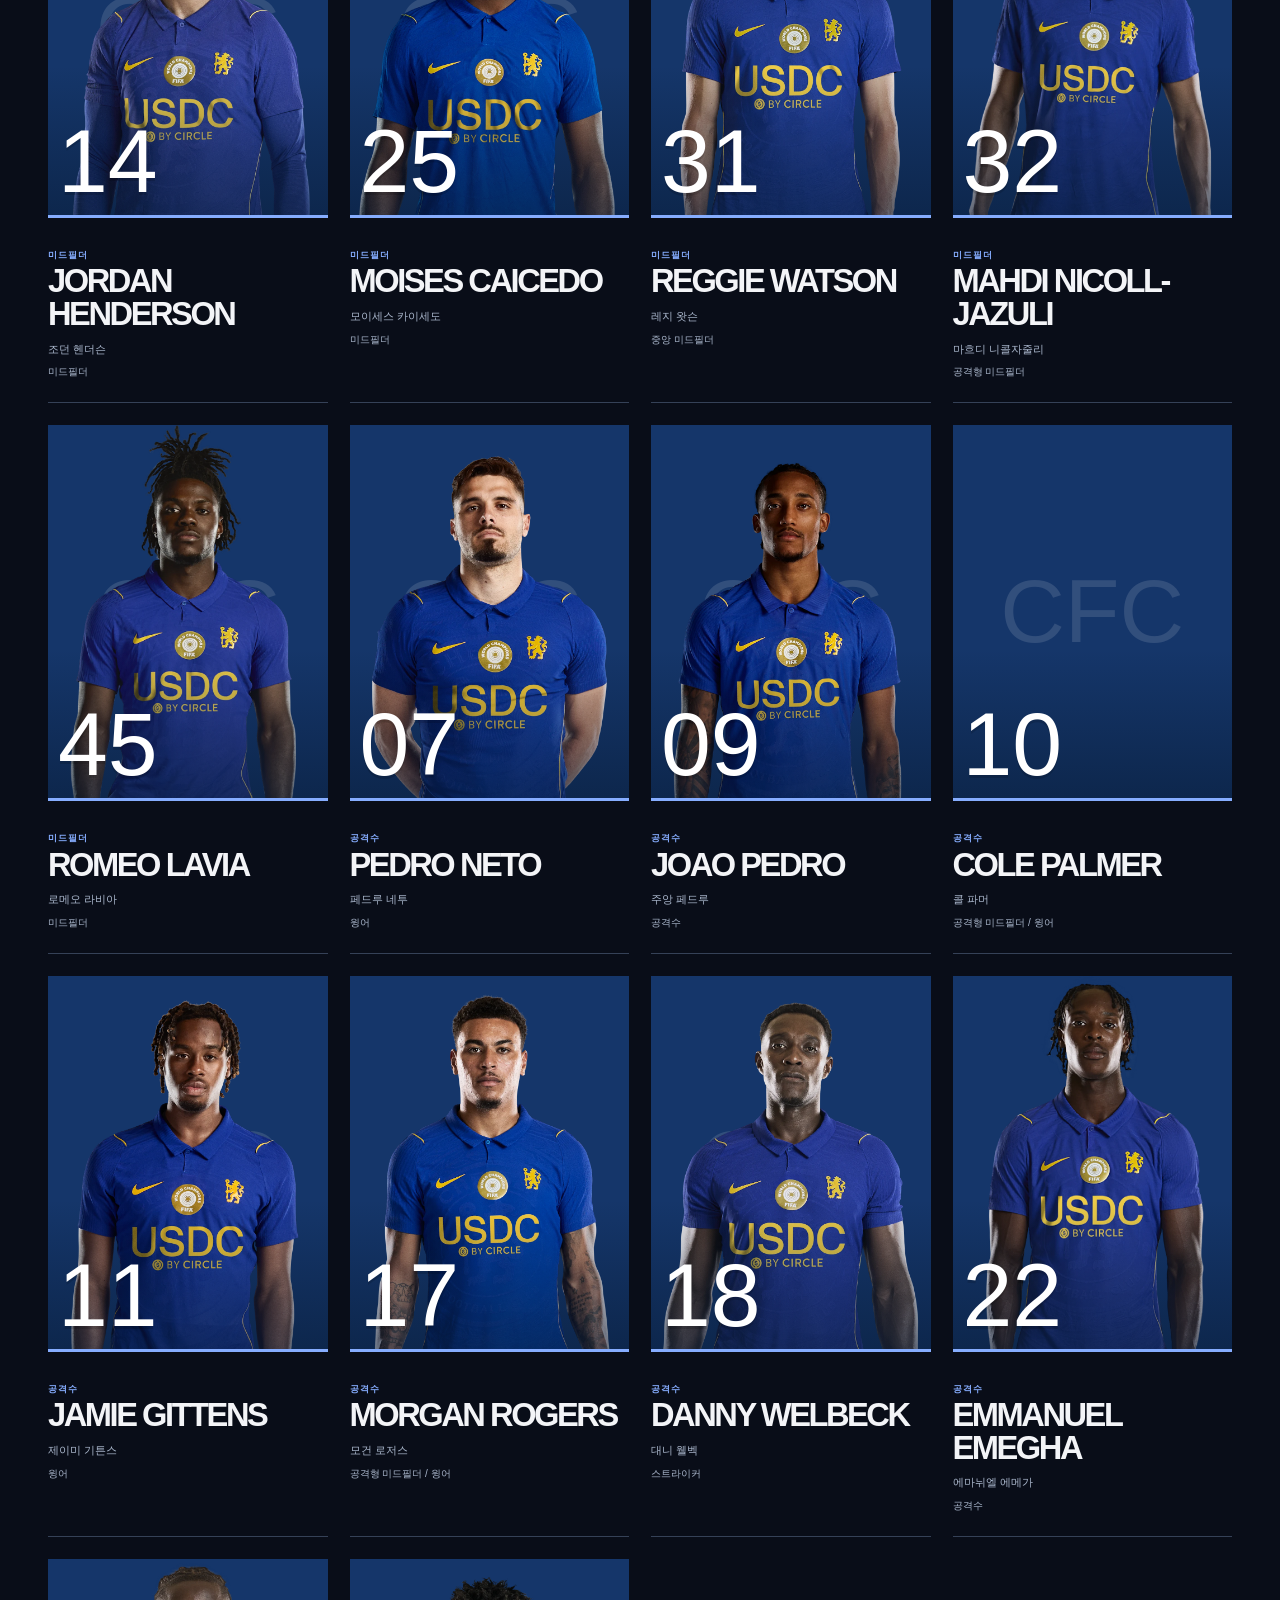
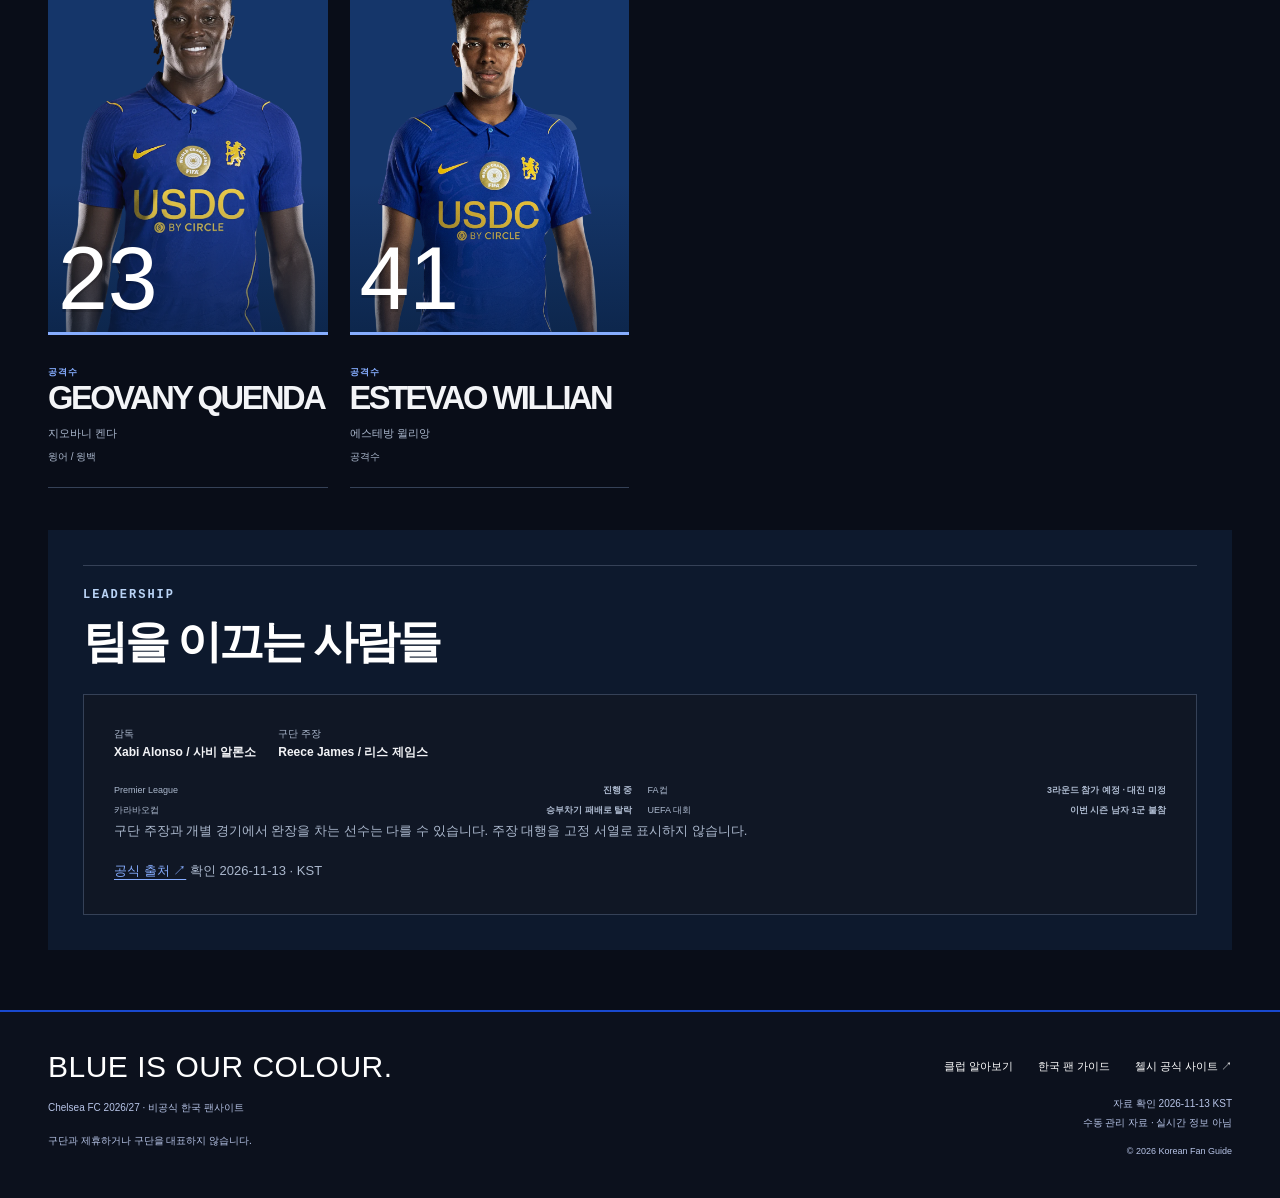
<file: squad.html>
<!DOCTYPE html>
<html lang="ko">
<head>
  <meta charset="UTF-8">
  <meta name="viewport" content="width=device-width, initial-scale=1">
  <meta name="theme-color" content="#090d18">
  <meta name="description" content="Chelsea FC 2026/27 한국 팬 가이드. 한국시간 경기 일정과 결과, 한영 선수단, 공식 소식과 클럽 이야기를 확인하세요. 비공식 팬사이트입니다.">
  <title>선수단 | Chelsea FC 2026/27 한국 팬 가이드</title>
  <link rel="stylesheet" href="style.css">
  <script src="script.js" defer></script>
  <script src="js/app.js" type="module"></script>
</head>
<body data-page="squad">
  <a class="skip-link" href="#main">본문으로 건너뛰기</a>
  <header class="site-header">
    <div class="header-inner">
      <a class="brand" href="index.html" aria-label="Chelsea FC 한국 팬 홈페이지 홈">
        <span class="brand-crest"><span class="crest-fallback" aria-hidden="true">CFC</span><img class="crest-image" src="data/images/chelsea-crest.png" width="48" height="48" alt="Chelsea FC" decoding="async"></span>
        <span class="brand-copy">CHELSEA<span>KOREAN FAN GUIDE</span></span>
      </a>
      <span class="season-chip">2026/27</span>
      <button class="menu-toggle" aria-expanded="false" aria-controls="navigation" aria-label="메뉴 열기"><span></span><span></span><span></span></button>
      <nav id="navigation" aria-label="주요 메뉴">
        <a class="nav-link" data-nav="home" href="index.html">홈 <small>HOME</small></a>
        <a class="nav-link" data-nav="matches" href="matches.html">경기 <small>MATCHES</small></a>
        <a class="nav-link" aria-current="page" data-nav="squad" href="squad.html">선수단 <small>SQUAD</small></a>
        <a class="nav-link" data-nav="news" href="news.html">뉴스 <small>NEWS</small></a>
        <a class="nav-link" data-nav="season-report" href="season-report.html">시즌 리포트 <small>SEASON REPORT</small></a>
        <a class="nav-link" data-nav="club" href="club.html">클럽 <small>CLUB</small></a>
        <a class="nav-link" data-nav="guide" href="korean-guide.html">한국 팬 가이드 <small>KOREAN GUIDE</small></a>
      </nav>
    </div>
  </header>
  <main id="main" tabindex="-1" aria-busy="true"><div class="container"><header class="page-intro"><p class="eyebrow">CHELSEA FC · 2026/27</p><h1 class="page-title">선수단</h1></header><p class="loading-state" role="status">시즌 정보를 불러오는 중입니다.</p><noscript><p class="notice">선수·경기·뉴스 탐색에는 JavaScript가 필요합니다. <a href="https://www.chelseafc.com/en">첼시 공식 사이트</a>에서 최신 정보를 확인하거나 <a href="club.html">클럽 소개</a>와 <a href="korean-guide.html">한국 팬 가이드</a>를 읽어보세요.</p></noscript></div></main>
  <footer class="site-footer"><div class="container footer-inner">
    <div><a class="footer-brand" href="index.html">BLUE IS OUR COLOUR.</a><p>Chelsea FC 2026/27 · 비공식 한국 팬사이트</p><p>구단과 제휴하거나 구단을 대표하지 않습니다.</p></div>
    <div class="footer-links"><a href="club.html">클럽 알아보기</a><a href="korean-guide.html">한국 팬 가이드</a><a href="https://www.chelseafc.com/en" target="_blank" rel="noopener noreferrer">첼시 공식 사이트 ↗</a><p>자료 확인 <span data-checked>2026-11-13 KST</span><br>수동 관리 자료 · 실시간 정보 아님</p><small>© <span data-year>2026</span> Korean Fan Guide</small></div>
  </div></footer>
</body>
</html>
</file>
<file: style.css>
﻿:root {
  --blue: #173fe5;
  --blue-deep: #102fbd;
  --navy: #101c42;
  --paper: #f5f6f2;
  --white: #fff;
  --ink: #101c42;
  --muted: #5c6579;
  --line: #d9dde7;
  --lime: #dfff80;
  --display: Impact, 'Arial Narrow', 'Arial Black', sans-serif;
  --body: 'Noto Sans KR', 'Malgun Gothic', 'Apple SD Gothic Neo', sans-serif;
}
* { box-sizing: border-box; }
html { scroll-behavior: smooth; scroll-padding-top: 100px; }
body { margin: 0; background: var(--paper); color: var(--ink); font-family: var(--body); font-size: 15px; line-height: 1.7; -webkit-font-smoothing: antialiased; }
a { color: inherit; text-decoration: none; }
button, input, select { font: inherit; }
button, select { cursor: pointer; }
button, a, input, select { -webkit-tap-highlight-color: transparent; }
button { color: inherit; }
img { display: block; max-width: 100%; }
h1, h2, h3, p { margin-top: 0; }
h1, h2, h3 { word-break: keep-all; overflow-wrap: anywhere; }
p { word-break: keep-all; }
button:focus-visible, a:focus-visible, input:focus-visible, select:focus-visible, summary:focus-visible { outline: 3px solid var(--blue); outline-offset: 5px; }
[hidden] { display: none !important; }
.container { width: min(1320px, calc(100% - 96px)); margin-inline: auto; }
.skip-link { position: fixed; top: -100px; left: 20px; padding: 14px 22px; background: var(--lime); color: var(--navy); z-index: 200; font-weight: 800; }
.skip-link:focus { top: 12px; }
.site-header { position: relative; z-index: 50; background: var(--white); border-top: 5px solid var(--blue); border-bottom: 1px solid var(--line); }
.header-inner { width: min(1400px, calc(100% - 64px)); margin: auto; min-height: 91px; display: flex; align-items: center; gap: 28px; }
.brand { display: inline-flex; align-items: center; gap: 12px; flex-shrink: 0; }
.brand-mark { display: grid; place-items: center; width: 46px; height: 46px; border: 2px solid var(--blue); border-radius: 50%; color: var(--blue); font: 28px/1 var(--display); transform: rotate(-9deg); }
.brand-copy { font: 24px/.95 var(--display); letter-spacing: .5px; }
.brand-copy small, .brand-copy span { display: block; margin-top: 6px; color: var(--muted); font: 9px/1.3 var(--body); letter-spacing: 1.8px; }
.season-chip { padding: 5px 9px; color: var(--blue); border: 1px solid var(--line); font: 12px/1.4 var(--display); white-space: nowrap; }
#navigation { display: flex; align-items: stretch; gap: 25px; margin-left: auto; align-self: stretch; }
.nav-link { position: relative; display: flex; flex-direction: column; justify-content: center; font-size: 12px; font-weight: 800; white-space: nowrap; }
.nav-link small, .nav-link span { display: block; color: var(--muted); font-size: 9px; letter-spacing: .8px; font-weight: 500; }
.nav-link:hover, .nav-link[aria-current='page'] { color: var(--blue); }
.nav-link[aria-current='page']::after { content: ''; position: absolute; left: 0; right: 0; bottom: 0; height: 4px; background: var(--blue); }
.header-meta { font-size: 10px; color: var(--muted); white-space: nowrap; border-left: 1px solid var(--line); padding-left: 20px; }
.menu-toggle { display: none; min-width: 44px; min-height: 44px; border: 1px solid var(--line); background: transparent; font-size: 20px; }
.eyebrow { margin-bottom: 10px; color: var(--blue); font: 700 11px/1.5 var(--body); letter-spacing: 1.8px; text-transform: uppercase; }
.page-intro { padding-block: 58px 35px; border-bottom: 1px solid var(--line); margin-bottom: 30px; }
.page-title { margin: 0 0 14px; font: clamp(58px, 7vw, 102px)/.95 var(--display); letter-spacing: -.6px; }
.lede { max-width: 750px; font-size: 15px; line-height: 1.9; color: var(--muted); margin-bottom: 0; }
.section { padding-block: 58px; }
.section + .section { border-top: 1px solid var(--line); }
.section-head { display: flex; align-items: end; justify-content: space-between; gap: 20px; margin-bottom: 24px; }
.section-head h2 { margin: 0; font-size: 27px; letter-spacing: -1px; line-height: 1.3; }
.section-head h2 span { font-family: var(--display); font-size: 39px; letter-spacing: .2px; }
.section-head p { color: var(--muted); font-size: 12px; margin: 9px 0 0; }
.text-link { display: inline-block; padding-block: 10px; color: var(--blue); font-size: 12px; font-weight: 800; border-bottom: 1px solid currentColor; white-space: nowrap; }
.text-link:hover { color: var(--navy); }
.button { display: inline-flex; justify-content: center; align-items: center; gap: 22px; min-height: 44px; padding: 11px 20px; border: 1px solid var(--blue); background: var(--blue); color: white; font-size: 12px; font-weight: 800; }
.button:hover { background: var(--blue-deep); }
.button-light { background: var(--lime); color: var(--navy); border-color: var(--lime); }
.button-light:hover { background: white; border-color: white; }
.button-outline { background: transparent; border-color: currentColor; }
.button-outline:hover { background: #ffffff18; }
.badge { display: inline-flex; align-items: center; width: fit-content; padding: 3px 8px; border: 1px solid currentColor; border-radius: 2px; font-size: 10px; line-height: 1.5; font-weight: 800; vertical-align: middle; }
.source-note, .verification-note { color: var(--muted); font-size: 11px; line-height: 1.8; margin-block: 15px 0; }
.source-note a, .verification-note a { text-decoration: underline; text-underline-offset: 3px; }
.verification-note { border-left: 3px solid var(--blue); padding: 8px 13px; background: #e9edf9; }
.empty-state, .loading-state { padding: 45px 22px; text-align: center; color: var(--muted); background: white; border: 1px solid var(--line); grid-column: 1 / -1; }
.empty-state h2, .empty-state h3 { color: var(--ink); }
.home-top { padding-top: 28px; }
.home-heading { display: flex; align-items: end; justify-content: space-between; gap: 20px; margin-bottom: 23px; }
.home-heading h1 { font: clamp(40px, 5.5vw, 76px)/.95 var(--display); margin: 0; letter-spacing: -.5px; }
.home-heading h1 span { color: var(--blue); }
.home-heading .eyebrow { margin-bottom: 6px; }
.home-heading > p, .home-heading > div:last-child > p { margin-bottom: 0; color: var(--muted); font-size: 11px; }
.dashboard { display: grid; grid-template-columns: minmax(0, 2fr) minmax(270px, 1fr); gap: 16px; }
.next-match { position: relative; overflow: hidden; min-height: 296px; padding: 27px 34px; background: var(--blue); color: white; }
.next-match::after { content: ''; position: absolute; width: 410px; height: 410px; border: 1px solid #ffffff1c; border-radius: 50%; right: -170px; top: -90px; box-shadow: 0 0 0 50px #ffffff06, 0 0 0 100px #ffffff06; pointer-events: none; }
.next-match > * { position: relative; z-index: 1; }
.match-label { display: flex; flex-wrap: wrap; justify-content: space-between; align-items: center; gap: 10px; color: #e2e8ff; font-size: 11px; font-weight: 700; letter-spacing: .7px; }
.match-label .eyebrow, .next-match .eyebrow { color: var(--lime); }
.match-teams { display: flex; align-items: center; gap: 16px; margin-block: 21px 14px; font-size: clamp(20px, 2.4vw, 31px); font-weight: 800; line-height: 1.4; letter-spacing: -1px; }
.match-teams > span { color: #c3cfff; font: 16px/1 var(--display); letter-spacing: 0; }
.team-monogram { display: inline-grid; place-items: center; width: 42px; height: 42px; border: 1px solid #ffffff6b; border-radius: 50%; font: 20px/1 var(--display); letter-spacing: 0; flex-shrink: 0; }
.match-kickoff { margin: 0; font-size: 26px; font-weight: 800; letter-spacing: -.8px; line-height: 1.5; }
.match-kickoff small { color: var(--lime); font-size: 12px; letter-spacing: 0; }
.match-sub { color: #dbe3ff; font-size: 11px; margin: 5px 0 17px; }
.match-actions { display: flex; flex-wrap: wrap; gap: 10px; }
.match-actions .button { min-height: 38px; padding-block: 8px; }
.next-match .source-note { color: #dbe3ff; margin-top: 12px; font-size: 10px; }
.dashboard-side { display: grid; grid-template-rows: auto 1fr; gap: 16px; }
.result-card { background: var(--navy); color: white; padding: 20px 23px; }
.result-card .eyebrow { color: #a6b7e5; margin-bottom: 8px; font-size: 10px; }
.result-score { display: flex; align-items: baseline; flex-wrap: wrap; gap: 11px; font-size: 14px; font-weight: 700; line-height: 1.5; }
.result-score strong { font: 35px/1 var(--display); color: var(--lime); }
.result-card p { font-size: 10px; color: #c8d2ec; margin: 8px 0 0; }
.season-card { padding: 17px 23px; background: white; border: 1px solid var(--line); }
.season-card .eyebrow { font-size: 10px; margin-bottom: 7px; }
.season-facts { display: flex; flex-wrap: wrap; gap: 8px 22px; margin: 0; font-size: 11px; }
.season-facts div { min-width: 80px; }
.season-facts dt { color: var(--muted); font-size: 10px; }
.season-facts dd { margin: 0; font-weight: 800; }
.quick-players { display: grid; grid-template-columns: repeat(4, minmax(0, 1fr)); margin-top: 16px; border: 1px solid var(--line); background: white; }
.quick-player { display: flex; align-items: center; gap: 14px; min-width: 0; padding: 13px 18px; border-right: 1px solid var(--line); }
.quick-player:last-child { border-right: 0; }
.quick-player:hover { background: #eaf0ff; }
.quick-number { font: 32px/1 var(--display); color: var(--blue); }
.quick-name { display: flex; flex-direction: column; font-size: 12px; font-weight: 800; line-height: 1.5; min-width: 0; overflow-wrap: anywhere; }
.quick-name small { color: var(--muted); font-size: 10px; font-weight: 400; }
.headline-bar { display: flex; align-items: center; gap: 16px; padding: 15px 0; border-bottom: 1px solid var(--line); font-size: 12px; }
.headline-bar > span:first-child { color: var(--blue); font-weight: 900; font-size: 10px; white-space: nowrap; letter-spacing: 1px; }
.headline-bar a { flex: 1; font-weight: 700; }
.headline-bar a:hover { color: var(--blue); }
.headline-bar > span:last-child { color: var(--muted); font-size: 10px; }
.news-grid { display: grid; grid-template-columns: repeat(3, minmax(0, 1fr)); gap: 22px; }
.news-card { display: flex; flex-direction: column; min-width: 0; border: 1px solid var(--line); background: white; transition: border-color .2s, transform .2s; }
.news-card:hover { border-color: var(--blue); transform: translateY(-3px); }
.news-art { position: relative; display: flex; justify-content: space-between; align-items: end; min-height: 164px; overflow: hidden; padding: 22px; color: white; background: var(--blue); font: 38px/.9 var(--display); letter-spacing: 1px; }
.news-art::before { content: ''; position: absolute; width: 210px; height: 210px; border: 35px solid #ffffff16; border-radius: 50%; right: -45px; top: -65px; }
.news-art::after { content: ''; position: absolute; width: 40%; height: 150%; background: #ffffff0b; transform: skew(-25deg); right: 30%; top: -20%; }
.news-art > * { position: relative; z-index: 1; }
.news-art small { font: 10px/1.6 var(--body); letter-spacing: 2px; }
.news-card:nth-child(3n+2) .news-art { background: var(--navy); }
.news-card:nth-child(3n) .news-art { background: #cfd8ef; color: var(--navy); }
.news-card-body { padding: 22px; flex: 1; }
.news-meta { display: flex; flex-wrap: wrap; justify-content: space-between; gap: 6px 15px; font-size: 10px; color: var(--muted); margin-bottom: 12px; }
.news-meta > span { color: var(--blue); font-weight: 800; }
.news-card h3 { font-size: 19px; line-height: 1.6; letter-spacing: -.5px; margin-bottom: 10px; }
.news-card p { color: var(--muted); font-size: 12px; line-height: 1.9; margin-bottom: 0; }
.players-grid { display: grid; grid-template-columns: repeat(4, minmax(0, 1fr)); gap: 18px; }
.player-card { background: white; border: 1px solid var(--line); min-width: 0; transition: border-color .2s, transform .2s; }
.player-card:hover { border-color: var(--blue); transform: translateY(-3px); }
.player-visual { display: flex; position: relative; align-items: center; justify-content: center; overflow: hidden; height: 210px; background: #e4e9f7; isolation: isolate; }
.player-visual::before { content: ''; position: absolute; inset: 24px 30px -20px; background: var(--blue); clip-path: polygon(27% 2%, 39% 0, 50% 7%, 61% 0, 73% 2%, 100% 22%, 85% 39%, 75% 32%, 79% 100%, 21% 100%, 25% 32%, 15% 39%, 0 22%); transform: rotate(-7deg); z-index: -1; }
.player-visual::after { content: ''; position: absolute; inset: 0; background: repeating-linear-gradient(135deg, transparent 0 35px, #ffffff1c 35px 36px); z-index: -2; }
.player-number { color: white; font: 80px/1 var(--display); text-shadow: 0 3px 0 #0002; margin-top: 18px; }
.player-initials { position: absolute; left: 15px; top: 13px; color: var(--blue); font-size: 10px; font-weight: 800; letter-spacing: 1px; }
.player-info { padding: 18px; }
.player-info .eyebrow { font-size: 9px; letter-spacing: 1px; margin-bottom: 7px; }
.player-info h3 { margin: 0 0 9px; font-size: 20px; line-height: 1.5; letter-spacing: -.6px; }
.player-info h3 small, .player-info h3 span { display: block; font-size: 11px; line-height: 1.6; font-weight: 500; color: var(--muted); letter-spacing: 0; }
.player-info p { color: var(--muted); margin-bottom: 0; font-size: 11px; line-height: 1.8; }
.fixture-list { border-top: 2px solid var(--navy); }
.fixture-row { display: grid; grid-template-columns: 95px minmax(0, 1fr) 150px 100px; align-items: center; gap: 22px; padding: 25px 10px; border-bottom: 1px solid var(--line); }
.fixture-day { font-size: 12px; font-weight: 800; }
.fixture-day strong { display: block; font: 32px/1.2 var(--display); }
.fixture-day small { color: var(--muted); font-size: 10px; }
.fixture-teams { font-size: 17px; font-weight: 800; line-height: 1.6; min-width: 0; overflow-wrap: anywhere; }
.fixture-teams span { color: var(--muted); font-size: 12px; font-weight: 400; }
.fixture-time { text-align: right; font-size: 20px; font-weight: 800; line-height: 1.5; }
.fixture-time small, .fixture-result small { display: block; font-size: 10px; color: var(--muted); font-weight: 400; }
.fixture-result { font: 30px/1.3 var(--display); text-align: right; }
.fixture-meta { color: var(--muted); font-size: 10px; line-height: 1.9; font-weight: 400; margin-top: 5px; }
.fixture-meta .badge { margin-right: 6px; }
.guide-banner { display: flex; align-items: center; justify-content: space-between; gap: 35px; padding: 38px 42px; background: var(--navy); color: white; }
.guide-banner .eyebrow { color: var(--lime); }
.guide-banner h2 { margin-bottom: 10px; font-size: 29px; letter-spacing: -1px; }
.guide-banner p { margin-bottom: 0; color: #c6d1ee; font-size: 13px; }
.guide-banner .button { white-space: nowrap; }
.guide-grid, .content-grid { display: grid; grid-template-columns: repeat(2, minmax(0, 1fr)); gap: 22px; }
.info-card { background: white; padding: 30px; border: 1px solid var(--line); min-width: 0; }
.info-card h2, .info-card h3 { font-size: 22px; letter-spacing: -.7px; line-height: 1.5; margin-bottom: 14px; }
.info-card p, .info-card li { color: var(--muted); font-size: 13px; line-height: 1.95; }
.info-card p:last-child { margin-bottom: 0; }
.info-card a:not(.button) { color: var(--blue); text-decoration: underline; text-underline-offset: 4px; }
.prose { max-width: 860px; }
.prose h2 { font-size: 27px; margin-block: 35px 15px; }
.prose h3 { font-size: 20px; }
.prose p, .prose li { font-size: 15px; line-height: 2; color: #414b63; }
.prose a { color: var(--blue); text-decoration: underline; text-underline-offset: 4px; }
.timeline { border-left: 2px solid var(--blue); padding-left: 26px; }
.timeline-item { position: relative; padding-bottom: 25px; }
.timeline-item::before { content: ''; position: absolute; width: 10px; height: 10px; border-radius: 50%; background: var(--blue); left: -32px; top: 10px; border: 2px solid var(--paper); }
.timeline-item strong { display: block; color: var(--blue); font: 30px/1.3 var(--display); }
.timeline-item h3 { font-size: 17px; margin-block: 4px 6px; }
.timeline-item p { color: var(--muted); font-size: 12px; margin: 0; }
.trophy-grid, .stat-grid { display: grid; grid-template-columns: repeat(4, minmax(0, 1fr)); gap: 15px; }
.trophy, .stat { background: white; padding: 22px; border-top: 3px solid var(--blue); }
.trophy strong, .stat strong { display: block; font: 48px/1.1 var(--display); color: var(--blue); }
.trophy h3, .stat h3 { font-size: 14px; margin: 10px 0 6px; }
.trophy p, .stat p, .stat span { color: var(--muted); font-size: 11px; margin-bottom: 0; }
.toolbar { display: flex; flex-wrap: wrap; gap: 16px; padding: 22px; margin-bottom: 18px; background: white; border: 1px solid var(--line); align-items: end; }
.field { display: flex; flex-direction: column; gap: 7px; min-width: 150px; flex: 1; }
.field label, .field > span { font-size: 11px; font-weight: 800; }
.field input, .field select, .toolbar > input, .toolbar > select { min-height: 46px; width: 100%; max-width: 100%; border: 1px solid #b9c2d5; background: var(--paper); color: var(--navy); padding: 10px 13px; border-radius: 0; font-size: 13px; }
.filter-buttons { display: flex; flex-wrap: wrap; gap: 6px; }
.filter-button { min-height: 44px; padding: 9px 16px; border: 1px solid var(--line); background: white; font-size: 12px; }
.filter-button:hover { border-color: var(--blue); color: var(--blue); }
.filter-button.active, .filter-button[aria-pressed='true'] { background: var(--blue); border-color: var(--blue); color: white; }
.results-count { color: var(--muted); font-size: 12px; margin-bottom: 20px; }
.table-wrap { overflow-x: auto; border: 1px solid var(--line); }
.data-table { width: 100%; border-collapse: collapse; text-align: left; background: white; font-size: 13px; }
.data-table th, .data-table td { padding: 15px 18px; border-bottom: 1px solid var(--line); }
.data-table th { background: #e8edf9; font-size: 11px; }
.notice { padding: 19px 23px; border-left: 3px solid var(--blue); background: #e9edf9; color: #3c4b72; font-size: 12px; line-height: 1.9; margin-block: 20px; }
.notice p:last-child { margin-bottom: 0; }
.detail-back { display: inline-block; margin-block: 28px; color: var(--blue); font-size: 12px; font-weight: 800; padding-block: 8px; }
.detail-hero { position: relative; display: flex; align-items: center; gap: 40px; padding: 42px; overflow: hidden; background: var(--blue); color: white; }
.detail-hero .eyebrow { color: var(--lime); }
.detail-hero h1 { font-size: clamp(30px, 4vw, 54px); line-height: 1.3; margin: 0 0 10px; letter-spacing: -1px; }
.detail-hero h1 small, .detail-hero h1 span { display: block; font: 25px/1.6 var(--display); letter-spacing: .4px; color: #d5dfff; }
.detail-number { min-width: 180px; padding-right: 35px; border-right: 1px solid #ffffff4d; font: 150px/1 var(--display); color: var(--lime); text-align: center; }
.detail-content { flex: 1; min-width: 0; }
.detail-content p { color: #d9e2ff; margin-bottom: 0; font-size: 14px; }
.detail-layout { display: grid; grid-template-columns: minmax(0, 2fr) minmax(230px, 1fr); gap: 35px; }
.related-list { display: grid; gap: 12px; }
.related-list a { display: block; padding: 17px; background: white; border: 1px solid var(--line); font-size: 13px; font-weight: 700; }
.related-list a:hover { border-color: var(--blue); color: var(--blue); }
.article-header { max-width: 900px; padding-block: 15px 30px; border-bottom: 1px solid var(--line); }
.article-header h1 { font-size: clamp(30px, 4vw, 49px); line-height: 1.45; letter-spacing: -1.6px; margin-bottom: 20px; }
.article-header .lede { font-size: 17px; }
.article-body { max-width: 820px; padding-block: 30px; }
.article-body p { color: #414b63; font-size: 16px; line-height: 2.1; margin-bottom: 25px; }
.legend-list { display: grid; grid-template-columns: repeat(2, minmax(0, 1fr)); gap: 12px; }
.legend-item { padding: 20px; background: white; border: 1px solid var(--line); }
.legend-item h3 { font-size: 16px; margin-bottom: 7px; }
.legend-item h3 small { display: block; color: var(--blue); font-size: 11px; margin-top: 3px; }
.legend-item p { color: var(--muted); font-size: 12px; margin: 0; }
.club-banner { background: var(--blue); color: white; padding: 46px; overflow: hidden; position: relative; }
.club-banner .eyebrow { color: var(--lime); }
.club-wordmark { font: clamp(70px, 11vw, 155px)/.88 var(--display); letter-spacing: -1px; margin-bottom: 25px; }
.club-banner > p:last-child { color: #d9e2ff; max-width: 600px; font-size: 14px; margin-bottom: 0; }
.site-footer { background: var(--navy); color: white; margin-top: 60px; border-top: 5px solid var(--blue); }
.footer-inner { width: min(1320px, calc(100% - 96px)); margin: auto; padding: 38px 0; display: flex; justify-content: space-between; align-items: start; gap: 30px; }
.site-footer .brand-mark { border-color: #a9baf5; color: white; }
.site-footer .brand-copy small, .site-footer .brand-copy span { color: #b7c4e7; }
.site-footer p { color: #b7c4e7; font-size: 10px; margin: 14px 0 0; line-height: 1.9; }
.footer-links { display: flex; flex-wrap: wrap; justify-content: end; gap: 12px 25px; font-size: 11px; }
.footer-links a { padding-block: 7px; }
.footer-links a:hover { color: var(--lime); }
@media (min-width: 1600px) {
  .next-match { padding: 32px 40px; }
  .dashboard { gap: 20px; }
}
@media (max-width: 1200px) {
  .header-inner { gap: 17px; }
  #navigation { gap: 17px; }
  .header-meta { display: none; }
  .season-chip { font-size: 11px; }
  .container, .footer-inner { width: calc(100% - 64px); }
  .match-teams { font-size: 25px; gap: 12px; }
  .next-match { padding-inline: 27px; }
  .match-kickoff { font-size: 23px; }
  .players-grid { gap: 14px; }
  .player-info { padding: 15px; }
  .player-info h3 { font-size: 18px; }
  .player-visual { height: 185px; }
  .quick-player { gap: 10px; padding-inline: 12px; }
}
@media (max-width: 1049px) {
  .header-inner { min-height: 78px; }
  .menu-toggle { display: grid; place-items: center; margin-left: auto; }
  #navigation { display: none; position: absolute; top: 100%; left: 0; right: 0; margin: 0; background: white; padding: 12px 32px 20px; border-bottom: 1px solid var(--line); box-shadow: 0 16px 20px #101c4212; }
  #navigation.open { display: grid; grid-template-columns: repeat(3, 1fr); gap: 4px 20px; }
  .nav-link { padding-block: 13px; min-height: 52px; }
  .nav-link[aria-current='page']::after { height: 2px; }
  .dashboard { grid-template-columns: minmax(0, 1.7fr) minmax(240px, 1fr); }
  .match-teams { flex-wrap: wrap; font-size: 22px; }
  .team-monogram { display: none; }
  .news-card-body { padding: 18px; }
  .news-card h3 { font-size: 17px; }
  .news-art { min-height: 140px; font-size: 32px; }
  .players-grid { grid-template-columns: repeat(3, minmax(0, 1fr)); }
  .trophy-grid, .stat-grid { grid-template-columns: repeat(2, minmax(0, 1fr)); }
  .fixture-row { grid-template-columns: 80px minmax(0, 1fr) 125px 80px; gap: 15px; }
  .guide-banner { padding: 30px; }
}
@media (max-width: 700px) {
  html { scroll-padding-top: 80px; }
  body { font-size: 14px; }
  .container, .footer-inner { width: calc(100% - 36px); }
  .header-inner { width: calc(100% - 36px); min-height: 65px; gap: 12px; }
  .site-header { border-top-width: 4px; }
  .brand { gap: 9px; }
  .brand-mark { width: 36px; height: 36px; font-size: 23px; }
  .brand-copy { font-size: 21px; }
  .brand-copy small, .brand-copy span { font-size: 8px; letter-spacing: 1.1px; }
  .season-chip { padding: 4px 7px; font-size: 11px; }
  #navigation { padding: 10px 18px 18px; }
  #navigation.open { grid-template-columns: repeat(2, 1fr); gap: 3px 18px; }
  .menu-toggle { min-width: 42px; min-height: 42px; }
  .page-intro { padding-block: 35px 24px; margin-bottom: 22px; }
  .page-title { font-size: clamp(49px, 13vw, 72px); margin-bottom: 12px; }
  .lede { font-size: 13px; }
  .section { padding-block: 37px; }
  .section-head { margin-bottom: 19px; gap: 12px; }
  .section-head h2 { font-size: 23px; }
  .section-head h2 span { font-size: 30px; }
  .section-head p { font-size: 11px; }
  .text-link { font-size: 10px; }
  .eyebrow { font-size: 10px; letter-spacing: 1.2px; }
  .home-top { padding-top: 19px; }
  .home-heading { margin-bottom: 15px; align-items: center; }
  .home-heading h1 { font-size: clamp(34px, 9vw, 48px); }
  .home-heading > p, .home-heading > div:last-child > p { max-width: 105px; text-align: right; font-size: 9px; }
  .home-heading .eyebrow { font-size: 9px; margin-bottom: 4px; }
  .dashboard { grid-template-columns: 1fr; gap: 10px; }
  .next-match { padding: 19px 20px; min-height: 0; }
  .next-match::after { right: -230px; top: -150px; }
  .match-label { font-size: 9px; gap: 7px; }
  .match-label .eyebrow { font-size: 9px; margin-bottom: 0; }
  .match-teams { font-size: clamp(20px, 5.3vw, 26px); gap: 10px; margin-block: 15px 8px; }
  .match-teams > span { font-size: 13px; }
  .match-kickoff { font-size: 22px; letter-spacing: -.8px; }
  .match-kickoff small { font-size: 10px; }
  .match-sub { font-size: 10px; margin-bottom: 11px; }
  .match-actions { gap: 8px; }
  .match-actions .button { min-height: 38px; font-size: 10px; padding: 8px 13px; }
  .next-match .source-note { font-size: 9px; margin-top: 9px; }
  .dashboard-side { grid-template-columns: 1fr 1fr; grid-template-rows: auto; gap: 10px; }
  .result-card, .season-card { padding: 13px 14px; }
  .result-card .eyebrow, .season-card .eyebrow { font-size: 8px; letter-spacing: 1px; margin-bottom: 6px; }
  .result-score { gap: 6px; font-size: 11px; line-height: 1.6; }
  .result-score strong { font-size: 26px; }
  .result-card p { font-size: 9px; line-height: 1.6; }
  .season-facts { gap: 5px 9px; font-size: 10px; }
  .season-facts div { min-width: 55px; }
  .season-facts dt { font-size: 8px; }
  .quick-players { margin-top: 10px; grid-template-columns: repeat(2, minmax(0, 1fr)); }
  .quick-player { padding: 9px 12px; gap: 10px; }
  .quick-player:nth-child(2) { border-right: 0; }
  .quick-player:nth-child(-n+2) { border-bottom: 1px solid var(--line); }
  .quick-number { font-size: 26px; }
  .quick-name { font-size: 10px; }
  .quick-name small { font-size: 9px; }
  .headline-bar { padding-block: 11px; gap: 10px; font-size: 10px; line-height: 1.7; align-items: start; }
  .headline-bar > span:first-child { font-size: 8px; padding-top: 2px; }
  .headline-bar > span:last-child { display: none; }
  .news-grid { grid-template-columns: 1fr; gap: 18px; }
  .news-art { min-height: 150px; font-size: 38px; padding: 22px; }
  .news-card-body { padding: 20px; }
  .news-card h3 { font-size: 20px; }
  .news-card p { font-size: 12px; }
  .players-grid { grid-template-columns: repeat(2, minmax(0, 1fr)); gap: 12px; }
  .player-visual { height: 165px; }
  .player-visual::before { inset: 22px 16px -17px; }
  .player-number { font-size: 65px; }
  .player-initials { left: 10px; top: 10px; font-size: 8px; }
  .player-info { padding: 14px 12px; }
  .player-info h3 { font-size: 17px; }
  .player-info h3 small, .player-info h3 span { font-size: 10px; }
  .player-info p { font-size: 10px; line-height: 1.8; }
  .player-info .eyebrow { font-size: 8px; letter-spacing: .7px; }
  .fixture-row { grid-template-columns: 55px minmax(0, 1fr) 76px; gap: 9px 12px; padding: 19px 0; }
  .fixture-day { font-size: 10px; }
  .fixture-day strong { font-size: 27px; }
  .fixture-day small { font-size: 8px; }
  .fixture-teams { font-size: 13px; line-height: 1.6; }
  .fixture-teams span { font-size: 10px; }
  .fixture-time { font-size: 17px; }
  .fixture-result { font-size: 25px; }
  .fixture-time small, .fixture-result small { font-size: 8px; }
  .fixture-meta { font-size: 9px; }
  .fixture-row > .fixture-meta { grid-column: 2 / -1; }
  .guide-banner { flex-direction: column; align-items: start; gap: 20px; padding: 27px 24px; }
  .guide-banner h2 { font-size: 25px; }
  .guide-banner p { font-size: 12px; }
  .guide-grid, .content-grid, .detail-layout { grid-template-columns: 1fr; gap: 17px; }
  .info-card { padding: 24px; }
  .info-card h2, .info-card h3 { font-size: 20px; }
  .info-card p, .info-card li { font-size: 12px; }
  .trophy-grid, .stat-grid { gap: 12px; }
  .trophy, .stat { padding: 18px; }
  .trophy strong, .stat strong { font-size: 39px; }
  .trophy h3, .stat h3 { font-size: 12px; }
  .trophy p, .stat p, .stat span { font-size: 10px; }
  .toolbar { padding: 16px; gap: 13px; }
  .field { min-width: 110px; }
  .field:first-child { flex-basis: 100%; }
  .field label, .field > span { font-size: 10px; }
  .filter-button { padding-inline: 12px; font-size: 11px; }
  .filter-buttons { gap: 5px; }
  .detail-back { margin-block: 19px; font-size: 11px; }
  .detail-hero { gap: 19px; padding: 27px 22px; }
  .detail-number { min-width: 74px; font-size: 79px; padding-right: 17px; }
  .detail-hero h1 { font-size: 27px; }
  .detail-hero h1 small, .detail-hero h1 span { font-size: 18px; }
  .detail-content p { font-size: 11px; }
  .article-header h1 { font-size: 29px; line-height: 1.5; letter-spacing: -.9px; }
  .article-header .lede { font-size: 14px; }
  .article-body { padding-block: 24px; }
  .article-body p { font-size: 14px; line-height: 2; }
  .prose p, .prose li { font-size: 13px; }
  .legend-list { grid-template-columns: 1fr; }
  .club-banner { padding: 30px 25px; }
  .club-wordmark { font-size: clamp(65px, 18vw, 110px); }
  .club-banner > p:last-child { font-size: 12px; }
  .notice { padding: 16px 18px; font-size: 11px; }
  .source-note, .verification-note { font-size: 10px; }
  .footer-inner { flex-direction: column; gap: 24px; padding-block: 30px; }
  .footer-links { justify-content: start; gap: 7px 20px; }
  .site-footer { margin-top: 38px; }
}
@media (max-width: 370px) {
  .container, .header-inner, .footer-inner { width: calc(100% - 28px); }
  .season-chip { display: none; }
  .home-heading h1 { font-size: 33px; }
  .next-match { padding-inline: 16px; }
  .match-kickoff { font-size: 20px; }
  .match-teams { font-size: 19px; }
  .result-card, .season-card { padding: 12px; }
  .quick-player { padding-inline: 9px; gap: 7px; }
  .player-visual { height: 145px; }
  .player-info h3 { font-size: 15px; }
  .detail-number { min-width: 60px; font-size: 65px; padding-right: 12px; }
  .detail-hero { padding-inline: 17px; gap: 14px; }
  .detail-hero h1 { font-size: 24px; }
}
@media (prefers-reduced-motion: reduce) {
  html { scroll-behavior: auto; }
  *, *::before, *::after { animation: none !important; transition: none !important; }
}

/* Integrated page markup and compact season overview. */
.brand-mark { position: relative; line-height: 1; padding-bottom: 7px; }
.brand-mark > span { position: absolute; bottom: 5px; left: 0; right: 0; text-align: center; font: 7px/1 var(--body); letter-spacing: 1.5px; }
.menu-toggle { padding: 11px 10px; }
.menu-toggle > span { display: block; width: 21px; height: 2px; background: var(--navy); transition: transform .2s, opacity .2s; }
.menu-toggle[aria-expanded='true'] > span:first-child { transform: translateY(7px) rotate(45deg); }
.menu-toggle[aria-expanded='true'] > span:nth-child(2) { opacity: 0; }
.menu-toggle[aria-expanded='true'] > span:last-child { transform: translateY(-7px) rotate(-45deg); }
.home-heading { padding-top: 28px; }
.home-heading h1 { font-family: var(--body); font-size: clamp(32px, 4vw, 54px); font-weight: 900; letter-spacing: -2.4px; line-height: 1.25; }
.home-heading > p { text-align: right; font-size: 11px; letter-spacing: .5px; }
.home-heading > p b { font: 23px/1.4 var(--display); margin-left: 7px; color: var(--blue); }
.home-heading > p span { display: block; font-size: 10px; letter-spacing: 0; margin-top: 3px; }
.match-teams > div { display: inline-flex; align-items: center; gap: 12px; min-width: 0; }
.match-teams strong { display: block; }
.match-teams strong small { display: block; font: 10px/1.5 var(--body); color: #c8d4ff; letter-spacing: 1px; margin-top: 2px; }
.match-actions > a:not(.button) { align-self: center; font-size: 10px; text-decoration: underline; text-underline-offset: 4px; color: #dce5ff; }
.result-card h2 { font-size: 17px; font-weight: 800; line-height: 1.6; letter-spacing: -.5px; margin: 0; }
.result-score { display: inline-flex; align-items: baseline; margin-inline: 6px; color: var(--lime); font: 35px/1.15 var(--display); letter-spacing: .5px; }
.result-card .text-link { color: #dce5ff; border-bottom: 0; font-size: 10px; padding-block: 6px 0; }
.season-competitions { display: grid; grid-template-columns: 1fr 1fr; gap: 4px 15px; margin-top: 12px; padding-top: 9px; border-top: 1px solid var(--line); }
.season-competitions p { display: flex; flex-wrap: wrap; justify-content: space-between; gap: 3px 7px; font-size: 9px; margin: 0; line-height: 1.7; }
.season-competitions span { color: var(--muted); }
.season-competitions strong { font-weight: 700; }
.quick-players { grid-template-columns: minmax(135px, .85fr) repeat(4, minmax(0, 1fr)); }
.quick-players > .eyebrow { display: flex; align-items: center; margin: 0; padding: 14px 17px; font-size: 9px; line-height: 1.8; letter-spacing: .6px; border-right: 1px solid var(--line); }
.quick-player { padding-inline: 14px; }
.button-outline { background: transparent; border-color: var(--blue); color: var(--blue); }
.button-outline:hover { background: #e9eeff; }
.next-match .button-outline, .guide-banner .button-outline { color: white; border-color: #ffffff80; }
.next-match .button-outline:hover, .guide-banner .button-outline:hover { background: #ffffff18; }
.fixture-row { grid-template-columns: 95px minmax(0, 1fr) 240px; }
.fixture-day > span { display: block; color: var(--muted); font-size: 10px; font-weight: 500; line-height: 1.8; }
.fixture-teams h3 { font-size: 19px; line-height: 1.6; margin: 3px 0; }
.fixture-teams > p:not(.fixture-meta) { font-size: 10px; font-weight: 400; color: var(--muted); margin: 3px 0 0; }
.fixture-time > span { display: block; font-size: 10px; color: var(--muted); font-weight: 500; }
.fixture-time .source-note { margin-top: 8px; font-size: 9px; }
.fixture-time .source-note > span { display: block; }
.fixture-time .source-note a { font-size: 9px; }
.fixture-time .fixture-result { display: block; }
.player-info > small { display: block; color: var(--muted); font-size: 10px; margin-top: 5px; line-height: 1.6; }
.player-info > p[lang='en'] { font-size: 11px; line-height: 1.6; margin-top: -4px; }
.guide-banner { display: grid; grid-template-columns: minmax(0, 1fr) auto; column-gap: 40px; row-gap: 9px; }
.guide-banner > .eyebrow, .guide-banner > h2, .guide-banner > p:not(.eyebrow) { grid-column: 1; margin: 0; }
.guide-banner > .button { grid-column: 2; grid-row: 2; }
.guide-banner > .text-link { grid-column: 2; grid-row: 3; color: #d5e0ff; font-size: 10px; border-bottom: 0; padding: 0; text-align: center; }
.footer-brand { font: 30px/1.1 var(--display); letter-spacing: .5px; }
.footer-links > p { margin: 0; width: 100%; text-align: right; }
.footer-links > small { display: block; color: #b7c4e7; font-size: 9px; width: 100%; text-align: right; }
@media (max-width: 1200px) {
  .quick-players { grid-template-columns: minmax(115px, .7fr) repeat(4, minmax(0, 1fr)); }
  .quick-players > .eyebrow { padding-inline: 12px; font-size: 8px; }
  .quick-player { padding-inline: 10px; gap: 9px; }
  .quick-name { font-size: 11px; }
  .quick-name small { font-size: 9px; }
}
@media (max-width: 1049px) {
  .menu-toggle { display: flex; flex-direction: column; justify-content: center; align-items: center; gap: 5px; }
  .fixture-row { grid-template-columns: 80px minmax(0, 1fr) 210px; }
  .quick-players { grid-template-columns: repeat(4, minmax(0, 1fr)); }
  .quick-players > .eyebrow { display: block; grid-column: 1 / -1; padding: 7px 13px; border-bottom: 1px solid var(--line); border-right: 0; }
  .quick-players > .eyebrow br { display: none; }
  .quick-player { padding-block: 11px; }
  .quick-player:nth-child(2) { border-bottom: 0; }
}
@media (max-width: 700px) {
  .brand-mark > span { bottom: 4px; font-size: 6px; }
  .home-heading { padding-top: 18px; margin-bottom: 15px; }
  .home-heading h1 { font-size: clamp(25px, 6.7vw, 36px); letter-spacing: -1.4px; }
  .home-heading > p { min-width: 76px; max-width: 88px; font-size: 8px; }
  .home-heading > p b { display: block; margin: 1px 0; font-size: 20px; }
  .home-heading > p span { font-size: 8px; line-height: 1.5; }
  .home-heading .eyebrow { font-size: 7px; letter-spacing: .9px; }
  .match-teams > div { gap: 7px; }
  .match-teams strong small { font-size: 8px; margin-top: 1px; }
  .next-match { padding-block: 17px; }
  .match-teams { margin-block: 12px 8px; }
  .match-actions > a:not(.button) { font-size: 9px; }
  .result-card h2 { font-size: 12px; }
  .result-score { font-size: 25px; margin-inline: 4px; }
  .result-card .text-link { font-size: 9px; padding-top: 4px; }
  .season-facts { gap: 5px 9px; }
  .season-facts div { min-width: 0; }
  .season-competitions { grid-template-columns: 1fr; gap: 1px; margin-top: 7px; padding-top: 5px; }
  .season-competitions p { font-size: 9px; line-height: 1.65; gap: 2px 6px; }
  .quick-players { grid-template-columns: repeat(2, minmax(0, 1fr)); }
  .quick-players > .eyebrow { padding: 6px 11px; font-size: 8px; line-height: 1.5; }
  .quick-player { padding: 8px 11px; }
  .quick-player:nth-child(2) { border-right: 1px solid var(--line); border-bottom: 1px solid var(--line); }
  .quick-player:nth-child(3) { border-right: 0; border-bottom: 1px solid var(--line); }
  .quick-player:nth-child(4) { border-right: 1px solid var(--line); }
  .quick-name { font-size: 10px; }
  .quick-name small { font-size: 8px; }
  .quick-number { font-size: 24px; }
  .fixture-row { grid-template-columns: 48px minmax(0, 1fr) 95px; gap: 10px; }
  .fixture-day > span { font-size: 8px; }
  .fixture-teams h3 { font-size: 13px; line-height: 1.7; }
  .fixture-teams > p:not(.fixture-meta) { font-size: 8px; }
  .fixture-time > strong { font-size: 16px; }
  .fixture-time .fixture-result { font-size: 25px; }
  .fixture-time > span, .fixture-time > small { font-size: 8px; line-height: 1.65; }
  .fixture-time .source-note { font-size: 8px; line-height: 1.5; margin-top: 6px; }
  .fixture-time .source-note a { font-size: 8px; }
  .guide-banner { grid-template-columns: 1fr; gap: 10px; }
  .guide-banner > .button, .guide-banner > .text-link { grid-column: 1; grid-row: auto; justify-self: start; margin-top: 6px; }
  .footer-links > p, .footer-links > small { text-align: left; }
  .footer-brand { font-size: 27px; }
}
@media (max-width: 370px) {
  .home-heading h1 { font-size: 24px; }
  .result-card h2 { font-size: 11px; }
  .result-score { font-size: 23px; margin-inline: 3px; }
  .fixture-row { grid-template-columns: 42px minmax(0, 1fr) 85px; gap: 8px; }
}
.page-title { font-family: var(--body); font-size: clamp(40px, 5.5vw, 72px); font-weight: 900; line-height: 1.25; letter-spacing: -2.6px; }
.legend-item { margin-bottom: 0; }
.legend-item > b { display: block; font-size: 13px; line-height: 1.7; }
.legend-item > span { display: block; color: var(--muted); font-size: 11px; margin-top: 6px; }
.prose details { background: white; border: 1px solid var(--line); border-bottom: 0; padding: 0 22px; }
.prose details:last-child { border-bottom: 1px solid var(--line); }
.prose summary { cursor: pointer; padding: 18px 0; font-size: 14px; font-weight: 800; }
.prose details p { padding-bottom: 18px; margin-bottom: 0; font-size: 13px; }
.guide-grid + .info-card, .guide-grid + .button { margin-top: 22px; }
.content-grid + h3 { margin-top: 30px; }
@media (max-width: 700px) {
  .page-title { font-size: clamp(34px, 8vw, 49px); letter-spacing: -1.5px; }
  .prose summary { font-size: 12px; padding-block: 16px; }
  .prose details { padding-inline: 17px; }
  .prose details p { font-size: 12px; }
  .legend-item > b { font-size: 12px; }
}
/* Chelsea editorial design: shared by the existing page renderers. */
:root { --blue: #034694; --blue-deep: #003574; --navy: #071b36; --ink: #071b36; --paper: #f3f5f8; --lime: #fff; }
.site-header { border-top-color: var(--blue); }
.season-chip { background: var(--navy); color: white; border: 0; padding: 7px 11px; }
.section { padding-block: 72px; }
.section + .section { border-top: 0; }
.section-head h2 { font-size: clamp(25px, 2.8vw, 38px); font-weight: 900; letter-spacing: -1.6px; }
.section-head .eyebrow { color: var(--blue); letter-spacing: 2px; }
.home-stage { position: relative; isolation: isolate; overflow: hidden; background: var(--navy); color: white; min-height: 680px; margin-top: 28px; display: grid; grid-template-columns: minmax(0, 1.35fr) minmax(0, 1fr); align-items: end; padding: 52px; gap: 36px; }
.editorial-image { width: 100%; height: 100%; object-fit: cover; }
.home-stage > .editorial-image { position: absolute; inset: 0; z-index: -3; }
.home-stage::before { content: ''; position: absolute; inset: 0; z-index: -2; background: linear-gradient(90deg, #03152ed9, #03152e30 65%), linear-gradient(0deg, #03152ef2, transparent 95%); }
.home-stage::after { content: 'LONDON / SEOUL'; position: absolute; top: 30px; left: 52px; color: #ffffffc4; font-size: 10px; letter-spacing: 4px; }
.home-heading { display: block; margin: 0; padding: 0; }
.home-heading .eyebrow { color: #c0d7ff; font-size: 10px; letter-spacing: 2px; }
.hero-wordmark { font: clamp(80px, 9vw, 144px)/.84 var(--display); letter-spacing: -3px; margin: 26px 0; }
.home-heading h1 { font-size: clamp(22px, 2.4vw, 34px); letter-spacing: -1.3px; }
.home-heading h1 span { color: white; }
.home-heading > p { text-align: left; color: #cfddf1; max-width: none; margin-top: 20px; }
.home-heading > p b { color: white; }
.home-heading > p span { font-size: 11px; }
.home-stage .next-match { background: #051c36c9; backdrop-filter: blur(14px); border-top: 3px solid #fff; padding: 26px; min-height: 0; }
.home-stage .next-match::after { display: none; }
.home-stage .match-teams { font-size: clamp(20px, 2.1vw, 28px); }
.home-stage .team-monogram { display: none; }
.home-stage .match-label .badge { border: 0; background: #ffffff16; }
.home-stage .match-label .eyebrow { color: #c0d7ff; }
.home-stage .match-kickoff { font-size: clamp(24px, 2.5vw, 36px); }
.home-summary { margin-top: 20px; }
.home-summary .dashboard-side { grid-template-columns: 1fr 1.3fr; grid-template-rows: auto; gap: 20px; }
.result-card, .season-card { padding: 26px 30px; border: 0; }
.result-card h2 { font-size: 20px; }
.season-facts { font-size: 12px; }
.season-competitions { border-top: 0; }
.quick-players { border: 0; gap: 2px; background: #e5ebf2; }
.quick-player { background: white; border: 0; padding-block: 12px; }
.quick-players > .eyebrow { border: 0; background: var(--blue); color: white; }
.quick-portrait { width: 58px; height: 68px; position: relative; overflow: hidden; flex-shrink: 0; background: #e8edf5; }
.quick-portrait .editorial-image { object-fit: cover; object-position: top; }
.quick-portrait .quick-number { position: absolute; bottom: 0; left: 3px; color: white; text-shadow: 0 1px 5px #071b36; font-size: 24px; }
.quick-portrait.image-unavailable .quick-number { color: var(--blue); text-shadow: none; }
.news-card { border: 0; box-shadow: 0 8px 30px #071b3607; }
.news-card:hover { box-shadow: 0 15px 40px #071b3614; }
.news-art { aspect-ratio: 16 / 10; min-height: 0; padding: 0; background: var(--navy); }
.news-art::before, .news-art::after { display: none; }
.news-art .editorial-image { position: absolute; inset: 0; transition: transform .35s ease; z-index: 1; }
.news-card:hover .editorial-image { transform: scale(1.04); }
.news-fallback { padding: 25px; color: white; }
.news-art > small { position: absolute; bottom: 0; left: 0; right: 0; padding: 36px 20px 15px; background: linear-gradient(transparent, #071b36da); color: white; font-size: 9px; z-index: 2; letter-spacing: 1.5px; }
.news-card-body { padding: 25px; }
.news-card h3 { font-size: 21px; font-weight: 900; line-height: 1.5; letter-spacing: -.8px; }
.news-meta span { color: var(--blue); font-weight: 800; }
.news-card-body > p:not(.news-meta) { color: var(--muted); line-height: 1.9; }
.player-card { border: 0; background: white; overflow: hidden; box-shadow: 0 8px 30px #071b3607; }
.player-visual { position: relative; height: auto; aspect-ratio: 4 / 5; overflow: hidden; background: radial-gradient(ellipse at 50% 35%, #2669ae, #034694 70%); isolation: isolate; }
.player-visual::before { display: none; }
.player-visual::after { content: ''; position: absolute; inset: 60% 0 0; background: linear-gradient(transparent, #071b3690); z-index: 2; pointer-events: none; }
.player-visual .editorial-image { position: absolute; inset: 0; object-fit: contain; object-position: bottom; z-index: 1; transition: transform .35s ease; }
.player-card:hover .editorial-image { transform: scale(1.04); }
.portrait-fallback { position: absolute; inset: 0; display: grid; place-items: center; font: 90px/1 var(--display); color: #ffffff20; transform: rotate(-12deg); z-index: 0; }
.player-number { position: absolute; left: 18px; bottom: 12px; top: auto; color: white; font: 66px/1 var(--display); z-index: 3; }
.player-initials { top: 16px; left: 18px; color: #d4e5ff; z-index: 3; background: #071b3680; padding: 4px 7px; }
.player-info { padding: 22px; }
.player-info h3 { font-size: 22px; font-weight: 900; }
.player-info > p[lang='en'] { font-size: 12px; letter-spacing: .3px; }
.players-grid { gap: 22px; margin-top: 24px; }
body[data-page='home'] .section:has(.players-grid) { background: var(--navy); color: white; margin-inline: calc((min(1320px, 100vw - 96px) - 100vw) / 2); padding-inline: max(48px, calc((100vw - 1320px) / 2)); }
body[data-page='home'] .section:has(.players-grid) .eyebrow, body[data-page='home'] .section:has(.players-grid) .lede, body[data-page='home'] .section:has(.players-grid) .text-link { color: #bbd2f2; }
body[data-page='home'] .player-info { color: var(--ink); }
body[data-page='home'] .player-info .eyebrow { color: var(--blue) !important; }
.toolbar { border: 0; box-shadow: 0 7px 25px #071b3605; }
.page-intro { border-bottom: 0; padding-block: 64px 22px; }
.detail-hero { position: relative; min-height: 420px; background: var(--navy); overflow: hidden; padding: 45px; }
.detail-portrait { width: 42%; position: absolute; inset: 0 0 0 auto; aspect-ratio: auto; height: 100%; }
.detail-content { position: relative; z-index: 3; max-width: 55%; }
.detail-number { position: relative; z-index: 3; border: 0; font-size: 110px; }
.detail-hero h1 { font-size: clamp(30px, 3vw, 48px); }
.article-cover { position: relative; margin: 30px 0 0; aspect-ratio: 21 / 10; background: var(--navy); }
.article-cover figcaption { position: absolute; bottom: 0; right: 0; z-index: 2; padding: 10px 16px; background: #071b36a6; color: white; font: 10px/1.6 var(--body); letter-spacing: 0; }
.guide-banner { background: var(--blue); border: 0; padding: 48px; }
@media (max-width: 1049px) {
  .home-stage { padding: 32px; gap: 22px; min-height: 620px; }
  .home-stage::after { left: 32px; }
  .home-stage .next-match { padding: 22px; }
  .quick-portrait { width: 42px; height: 56px; }
  .detail-hero { padding: 30px; }
  .detail-number { font-size: 80px; }
  body[data-page='home'] .section:has(.players-grid) { margin-inline: -32px; padding-inline: 32px; }
}
@media (max-width: 700px) {
  .section { padding-block: 42px; }
  .home-stage { margin-top: 14px; min-height: 0; grid-template-columns: 1fr; gap: 32px; padding: 70px 22px 22px; }
  .home-stage > .editorial-image { object-position: 55% center; }
  .home-stage::before { background: linear-gradient(0deg, #03152ef5 5%, #03152e60 100%); }
  .home-stage::after { left: 22px; top: 24px; font-size: 8px; letter-spacing: 3px; }
  .home-heading .eyebrow { font-size: 8px; }
  .hero-wordmark { font-size: clamp(76px, 24vw, 140px); margin: 22px 0; }
  .home-heading h1 { font-size: 23px; }
  .home-heading > p { max-width: none; font-size: 9px; }
  .home-heading > p b { display: inline; margin-left: 6px; }
  .home-heading > p span { font-size: 10px; }
  .home-stage .next-match { padding: 20px 17px; }
  .home-stage .match-teams { font-size: 22px; }
  .home-stage .match-kickoff { font-size: 26px; }
  .home-stage .match-label { gap: 8px; }
  .home-summary .dashboard-side { grid-template-columns: 1fr; gap: 10px; }
  .result-card, .season-card { padding: 20px; }
  .season-competitions { grid-template-columns: 1fr 1fr; gap: 5px 14px; }
  .quick-player { gap: 8px; }
  .quick-portrait { width: 40px; height: 52px; }
  .quick-name { font-size: 10px; }
  .quick-name small { font-size: 8px; }
  .news-card h3 { font-size: 21px; }
  .news-card-body { padding: 23px; }
  .news-art { min-height: 0; aspect-ratio: 16 / 10; }
  .players-grid { gap: 12px; }
  .player-visual { height: auto; aspect-ratio: 4 / 5; }
  .player-number { font-size: 49px; left: 12px; bottom: 10px; }
  .player-info { padding: 17px 12px; }
  .player-info h3 { font-size: 18px; }
  .player-info > p[lang='en'] { font-size: 10px; }
  body[data-page='home'] .section:has(.players-grid) { margin-inline: -18px; padding-inline: 18px; }
  .page-intro { padding-block: 35px 15px; }
  .detail-hero { min-height: 480px; align-items: end; padding: 25px 20px; gap: 12px; }
  .detail-portrait { width: 100%; height: 100%; }
  .detail-portrait::after { inset: 25% 0 0; background: linear-gradient(transparent, #071b36 90%); }
  .detail-content { max-width: 80%; }
  .detail-number { min-width: 45px; padding: 0; font-size: 65px; }
  .detail-hero h1 { font-size: 28px; }
  .article-cover { aspect-ratio: 4 / 3; }
  .guide-banner { padding: 30px 24px; }
}
@media (prefers-reduced-motion: reduce) {
  .editorial-image { transition: none !important; }
}

.home-heading > .hero-wordmark { color: white; max-width: none; font: clamp(80px, 9vw, 144px)/.84 var(--display); letter-spacing: -3px; margin: 24px 0; }
@media (max-width: 700px) { .home-heading > .hero-wordmark { font-size: clamp(76px, 24vw, 140px); } }
/* Second design pass: photography, match identity and richer story pages. */
.brand-crest { display: grid; place-items: center; position: relative; width: 48px; height: 48px; flex: 0 0 48px; aspect-ratio: 1; }
.crest-image { position: relative; z-index: 1; width: 100%; height: 100%; object-fit: contain; }
.crest-fallback { position: absolute; inset: 3px; display: grid; place-items: center; border: 2px solid var(--blue); border-radius: 50%; color: var(--blue); font: 18px/1 var(--display); }
.brand-crest:not(.image-unavailable) .crest-fallback { visibility: hidden; }
.photo-hero { position: relative; isolation: isolate; overflow: hidden; background: var(--navy); color: white; width: 100%; min-width: 0; min-height: 420px; aspect-ratio: 3.15; display: flex; align-items: end; padding: 46px 50px; margin-top: 28px; border: 0; max-width: none; }
.photo-hero > .editorial-image { position: absolute; inset: 0; z-index: -3; object-fit: cover; }
.photo-hero::before { content: ''; position: absolute; inset: 0; z-index: -2; background: linear-gradient(90deg, #071b36e8, #071b3655); }
.hero-copy { position: relative; max-width: 840px; }
.photo-hero .eyebrow { color: #c2dafa; }
.photo-hero .page-title { font-size: clamp(36px, 4.5vw, 65px); }
.photo-hero .lede { color: #e0e9f7; max-width: 690px; font-size: 14px; }
.photo-hero .news-meta { color: #e0e9f7; justify-content: start; }
.photo-credit { display: block; color: #c6d5e8; font-size: 10px; margin-top: 20px; }
body[data-page='squad'] .photo-hero > img { object-position: center 35%; }
body[data-page='news'] .photo-hero > img { object-position: center 28%; }
.venue-badge.badge { border: 0; border-radius: 0; color: white; padding: 5px 9px; font: 800 10px/1.3 var(--body); white-space: nowrap; }
.venue-badge.venue-home { background: var(--blue); }
.venue-badge.venue-away { background: var(--navy); }
.venue-badge > span { color: inherit; font: inherit; font-size: 8px; letter-spacing: 1px; margin-left: 5px; }
.fixture-list { border: 0; display: grid; gap: 14px; margin-top: 24px; }
.fixture-row { background: #e8eef5; padding: 28px; border: 0; border-left: 5px solid var(--blue); grid-template-columns: 90px minmax(0, 1fr) 250px; gap: 24px; scroll-margin-top: 30px; }
.fixture-row.venue-away { border-left-color: var(--navy); background: #edf0f4; }
.fixture-day strong { font-size: 42px; }
.fixture-teams h3 { font-size: 21px; }
.fixture-teams .competition-name { font-weight: 700; font-size: 11px; }
.fixture-result { font-family: var(--body); }
.scoreline { display: inline-flex; align-items: baseline; gap: 9px; padding: 3px 10px; background: #fff; line-height: 1.2; white-space: nowrap; }
.chelsea-score { color: var(--blue); font: 900 43px/1.2 var(--body); letter-spacing: -2px; }
.opponent-score { color: var(--navy); font: 600 35px/1.2 var(--body); letter-spacing: -1px; }
.score-divider { color: #7b8494; font: 400 24px/1 var(--body); }
.match-outcome, .fixture-time > .match-outcome { display: inline-block; font-size: 11px; font-weight: 800; padding: 4px 8px; margin-top: 7px; }
.result-win, .fixture-time > .result-win { color: var(--blue); background: #dfebfb; }
.result-loss, .fixture-time > .result-loss { color: #b52032; background: #fbe9ec; }
.result-draw, .fixture-time > .result-draw { color: #475569; background: #e2e6eb; }
.fixture-time > .penalty-note { font-weight: 700; color: var(--ink); margin-block: 7px; }
.next-match.venue-home { border-left: 5px solid var(--blue); }
.next-match.venue-away { border-left: 5px solid #aebbd0; background: var(--navy); }
.next-match .venue-badge { outline: 1px solid #ffffff50; }
.home-stage .match-label .venue-badge.venue-home { background: var(--blue); }
.home-stage .match-label .venue-badge.venue-away { background: var(--navy); }
.result-card { border-left: 5px solid var(--blue); }
.result-card.venue-away { border-left-color: #aebbd0; }
.result-card .result-score { font-family: var(--body); vertical-align: middle; }
.result-card .venue-badge { margin-right: 8px; outline: 1px solid #ffffff50; }
.result-card .match-outcome { margin: 0 0 0 5px; }
.result-card .scoreline { gap: 6px; }
.result-card .chelsea-score { font-size: 35px; }
.result-card .opponent-score { font-size: 29px; }
body[data-page='matches'] .dashboard { padding: 24px; background: var(--navy); gap: 24px; }
body[data-page='matches'] .dashboard .next-match { background: #102b4a; }
body[data-page='matches'] .section:has(#matches-form) { background: white; margin-top: 30px; padding: 36px; }
body[data-page='matches'] .section:has(#matches-form) .toolbar { background: #f0f4f8; box-shadow: none; }
.player-visual { aspect-ratio: 3 / 4; }
.player-visual .editorial-image { object-fit: cover; object-position: center top; }
.player-number { font-size: 84px; }
.player-info { border-top: 3px solid var(--blue); }
.detail-hero { min-height: 570px; display: flex; flex-direction: column; justify-content: end; align-items: start; padding: 55px; gap: 12px; }
.detail-portrait { width: 58%; background: #034694; }
.detail-portrait .editorial-image { object-fit: cover; object-position: center top; }
.detail-portrait::after { inset: 0; background: linear-gradient(90deg, #071b36 0%, transparent 30%); }
.detail-number { min-width: 0; padding: 0; font-size: 120px; text-align: left; }
.detail-content { max-width: 46%; flex: 0; }
.detail-content h1 { font-size: clamp(30px, 3.5vw, 48px); }
.detail-content p[lang='en'] { margin-bottom: 20px; font: 26px/1.3 var(--display); letter-spacing: 1px; }
body[data-page='player'] .detail-layout { background: white; padding: 35px; margin-top: 24px; }
body[data-page='player'] .detail-layout .info-card { border: 0; background: #e9eff7; align-self: start; }
body[data-page='squad'] .section:has(.info-card) { margin-top: 42px; background: var(--navy); color: white; padding: 35px; }
body[data-page='squad'] .section:has(.info-card) .section-head .eyebrow { color: #b9d3f5; }
.article-header.photo-hero { min-height: 540px; aspect-ratio: 2.5; margin-top: 0; padding: 50px; }
.article-header.photo-hero::before { background: linear-gradient(90deg, #071b36f2, #071b3660); }
.article-header .hero-copy { max-width: 780px; }
.article-header h1 { font-size: clamp(30px, 3.6vw, 50px); line-height: 1.35; }
.article-header .news-meta { margin: 22px 0 0; font-size: 11px; }
.story-layout { display: grid; grid-template-columns: minmax(0, 1.8fr) minmax(250px, 1fr); gap: 45px; padding: 45px; background: white; }
.article-body { max-width: none; padding: 0; }
.article-body h2 { font-size: 25px; margin: 0 0 20px; }
.article-body p { font-size: 15px; line-height: 2; }
.story-background { margin-top: 40px; padding-top: 30px; border-top: 1px solid var(--line); }
.story-takeaways { align-self: start; background: var(--navy); color: white; padding: 30px; }
.story-takeaways .eyebrow { color: #c0d7ff; }
.story-takeaways h2 { font-size: 24px; }
.story-takeaways ol { padding-left: 22px; margin-bottom: 25px; }
.story-takeaways li { padding-left: 6px; margin-block: 17px; font-size: 13px; line-height: 1.9; }
.story-takeaways li::marker { color: #9cc5fa; font-weight: 800; }
.story-takeaways .text-link { color: #c0d7ff; white-space: normal; }
.fan-points { background: #e9eff7; padding: 27px; margin-block: 35px; border-left: 4px solid var(--blue); }
.fan-points p:last-child { margin-bottom: 0; }
.fan-points .eyebrow { color: var(--blue); font-size: 10px; letter-spacing: 1px; }
.related-players { padding: 40px; background: var(--navy); color: white; }
.related-players .section-head .eyebrow { color: #bbd2f2; }
.related-players .player-info { color: var(--ink); }
body[data-page='club'] #identity { display: grid; grid-template-columns: .9fr 1.1fr; gap: 40px; align-items: center; }
body[data-page='club'] #honours, body[data-page='guide'] #time { background: var(--navy); color: white; padding: 40px; }
body[data-page='club'] #honours .section-head .eyebrow, body[data-page='guide'] #time .section-head .eyebrow { color: #bed7f6; }
body[data-page='club'] #honours .trophy { color: var(--ink); }
body[data-page='club'] #honours > .source-note { color: #c7d8ee; }
body[data-page='guide'] #time .prose > p { color: #d1dded; }
body[data-page='guide'] #time .info-card { color: var(--ink); border: 0; }
body[data-page='guide'] #culture { padding: 40px; background: #e5ecf5; }
@media (max-width: 1049px) {
  .photo-hero { min-height: 370px; padding: 35px; }
  .story-layout { gap: 25px; padding: 30px; }
  .fixture-row { grid-template-columns: 65px minmax(0, 1fr) 200px; gap: 18px; padding: 24px; }
  .detail-content { max-width: 50%; }
  body[data-page='club'] #identity { gap: 25px; }
}
@media (max-width: 700px) {
  .brand-crest { width: 38px; height: 38px; flex-basis: 38px; }
  .crest-fallback { font-size: 15px; }
  .photo-hero { min-height: 380px; aspect-ratio: auto; padding: 30px 23px; margin-top: 15px; }
  .photo-hero::before { background: #071b36b8; }
  .photo-hero .page-title { font-size: clamp(31px, 8vw, 46px); letter-spacing: -1.5px; }
  .photo-hero .lede { font-size: 12px; }
  .fixture-row { padding: 20px 13px; grid-template-columns: 42px minmax(0, 1fr); gap: 12px; border-left-width: 4px; }
  .fixture-day { align-self: start; }
  .fixture-day strong { font-size: 34px; }
  .fixture-teams h3 { font-size: 17px; margin-top: 10px; }
  .fixture-time { grid-column: 2; text-align: left; }
  .fixture-time .fixture-result { text-align: left; }
  .fixture-time .source-note > span { display: inline; margin-left: 5px; }
  .fixture-time .source-note { margin-top: 9px; }
  .fixture-teams .competition-name { font-size: 10px; }
  .fixture-meta .venue-badge { margin-right: 3px; }
  .venue-badge.badge { font-size: 10px; padding: 5px 7px; }
  .venue-badge > span { font-size: 7px; margin-left: 3px; }
  .chelsea-score { font-size: 39px; }
  .opponent-score { font-size: 32px; }
  .fixture-list { gap: 12px; }
  .result-card .result-score { display: inline-flex; }
  .result-card h2 { font-size: 15px; }
  body[data-page='matches'] .dashboard { padding: 13px; gap: 13px; }
  body[data-page='matches'] .section:has(#matches-form) { padding: 25px 0 0; background: transparent; }
  .player-number { font-size: 64px; }
  .player-info { padding-top: 15px; }
  .detail-hero { min-height: 650px; padding: 25px; }
  .detail-portrait { width: 100%; height: 100%; }
  .detail-portrait::after { background: linear-gradient(0deg, #071b36 0%, #071b36d9 24%, transparent 75%); }
  .detail-content { max-width: 100%; }
  .detail-number { font-size: 84px; }
  .detail-content h1 { font-size: 33px; }
  .detail-content p[lang='en'] { font-size: 24px; margin-bottom: 13px; }
  body[data-page='player'] .detail-layout { padding: 24px; gap: 22px; }
  .article-header.photo-hero { min-height: 560px; padding: 30px 23px; aspect-ratio: auto; }
  .article-header h1 { font-size: 31px; }
  .article-header .lede { font-size: 14px; }
  .story-layout { display: flex; flex-direction: column; padding: 25px 20px; gap: 30px; }
  .story-takeaways { order: -1; width: 100%; padding: 25px; }
  .story-takeaways li { font-size: 12px; }
  .article-body h2 { font-size: 22px; }
  .article-body p { font-size: 14px; }
  .fan-points { padding: 22px 18px; }
  .related-players { padding: 30px 15px; }
  body[data-page='club'] #identity { grid-template-columns: 1fr; }
  body[data-page='club'] #honours, body[data-page='guide'] #time, body[data-page='guide'] #culture { padding: 28px 20px; }
  body[data-page='squad'] .section:has(.info-card) { padding: 27px 20px; }
}
/* Match details, formation, performance and local fan comments. */
.fixture-detail-link:hover, .match-detail-link:hover { text-decoration: underline; text-underline-offset: 4px; }
.match-detail-link { display: inline-flex; padding-block: 5px; color: var(--blue); font-size: 10px; font-weight: 800; }
.match-detail-hero.photo-hero { margin-top: 0; min-height: 450px; padding: 45px; }
.match-detail-hero h1 { font-size: clamp(30px, 3.7vw, 54px); line-height: 1.3; margin: 22px 0; }
.match-detail-hero h1 > span { font: 20px/1 var(--display); color: #b9cbe4; margin-inline: 10px; }
.match-detail-badges { display: flex; align-items: center; flex-wrap: wrap; gap: 15px; font-size: 12px; }
.match-detail-badges .venue-badge { outline: 1px solid #ffffff60; }
.match-detail-score { display: flex; align-items: center; gap: 14px; }
.match-detail-score .scoreline { padding: 6px 16px; }
.match-detail-score .chelsea-score { font-size: 64px; }
.match-detail-score .opponent-score { font-size: 53px; }
.match-detail-score .match-outcome { margin: 0; }
.match-detail-kickoff { margin: 22px 0 0; font-weight: 800; font-size: 17px; }
.match-penalties, .match-final-pending { font-size: 13px; color: #e0e9f7; margin: 18px 0 0; }
.match-facts { display: grid; grid-template-columns: repeat(3, minmax(0, 1fr)); gap: 1px; margin: 0; background: #d9e2ed; }
.match-facts > div { background: white; padding: 24px; min-width: 0; }
.match-facts dt { color: var(--muted); font-size: 11px; margin-bottom: 7px; }
.match-facts dd { margin: 0; font-size: 13px; font-weight: 800; overflow-wrap: anywhere; }
.match-section-nav { margin-top: 26px; }
.match-detail section[id], .performance-card { scroll-margin-top: 30px; }
.match-formation { padding-bottom: 20px; }
.pitch { position: relative; isolation: isolate; min-height: 480px; max-width: 900px; margin: 28px auto 0; padding: 26px; background: repeating-linear-gradient(0deg, #174f43 0 12.5%, #1b594b 12.5% 25%); border: 12px solid #102e31; color: white; overflow: hidden; }
.pitch::before { content: ''; position: absolute; inset: 17px; border: 1px solid #ffffff70; z-index: -1; }
.pitch::after { content: ''; position: absolute; top: 17px; bottom: 17px; left: 50%; width: 18%; border-block: 1px solid #ffffff70; background: linear-gradient(#ffffff50, #ffffff50) center top / 1px 9% no-repeat, linear-gradient(#ffffff50, #ffffff50) center bottom / 1px 9% no-repeat; transform: translateX(-50%); z-index: -1; }
.pitch-centre { position: absolute; inset: 50% 17px auto; border-top: 1px solid #ffffff70; z-index: -1; }
.pitch-centre::before { content: ''; position: absolute; width: 20%; aspect-ratio: 1; border: 1px solid #ffffff70; border-radius: 50%; left: 50%; transform: translate(-50%, -50%); }
.pitch-lines { display: flex; flex-direction: column; justify-content: space-between; gap: 32px; min-height: 610px; }
.pitch-line { display: grid; grid-template-columns: repeat(var(--players), minmax(0, 1fr)); gap: 15px; justify-content: space-evenly; }
.pitch-player { display: flex; flex-direction: column; align-items: center; justify-self: center; width: min(150px, 100%); padding: 8px 6px; gap: 4px; border: 1px solid transparent; min-width: 0; text-align: center; border-radius: 4px; background: #092e27bc; }
.pitch-player:hover, .pitch-player:focus-visible { background: #08281f; outline-color: white; border-color: #ffffff80; }
.pitch-player.top-rated { border-color: #a0c6ef; box-shadow: 0 0 0 2px #a0c6ef40; }
.pitch-portrait { position: relative; width: 66px; max-width: 100%; aspect-ratio: 1; background: #034694; overflow: hidden; border-radius: 50%; }
.pitch-portrait .editorial-image { position: absolute; inset: 0; object-position: center top; }
.pitch-portrait b { position: absolute; z-index: 2; bottom: 0; right: 0; background: white; color: var(--blue); padding: 1px 5px; font-size: 12px; }
.pitch-player > strong { font-size: 12px; line-height: 1.4; overflow-wrap: anywhere; }
.pitch-player > small { font-size: 9px; line-height: 1.4; color: #d2e6df; }
.pitch-rating { font-size: 10px; line-height: 1.4; font-weight: 800; }
.pitch-contributions { min-height: 15px; display: flex; align-items: center; justify-content: center; flex-wrap: wrap; gap: 3px; font-size: 10px; line-height: 1.4; }
.pitch-empty { display: flex; flex-direction: column; justify-content: center; align-items: center; text-align: center; gap: 8px; }
.pitch-empty p { font-size: 24px; font-weight: 800; margin: 0; }
.pitch-empty small { color: #d6e5df; }
.match-ratings { padding: 38px; margin-top: 24px; background: white; }
.rating-sort { display: flex; flex-direction: column; flex-shrink: 0; gap: 5px; font-size: 11px; }
.rating-sort select { max-width: 100%; min-height: 44px; padding: 8px 12px; border: 1px solid var(--line); background: var(--paper); color: var(--ink); font-size: 12px; }
.rating-unconfirmed { padding: 15px; background: #edf1f6; font-size: 13px; color: var(--muted); }
.player-of-match { background: var(--navy); padding: 28px; color: white; margin-block: 22px; }
.player-of-match .eyebrow { color: #bed6f4; }
.player-of-match h3 { font-size: 23px; margin: 0 0 12px; }
.player-of-match p, .player-of-match small { font-size: 12px; color: #d6e1f2; }
.player-of-match p { margin-bottom: 0; }
.player-of-match a { color: white; text-decoration: underline; }
.performance-grid { display: grid; grid-template-columns: repeat(2, minmax(0, 1fr)); gap: 16px; }
.performance-card { padding: 22px; background: #eef2f7; border-top: 3px solid var(--blue); min-width: 0; }
.performance-card:target, .performance-card:focus { outline: 3px solid #719ed7; outline-offset: 4px; }
.performance-player { display: flex; align-items: center; gap: 13px; }
.performance-player > div { min-width: 0; }
.performance-player h3 { font-size: 18px; margin: 2px 0; }
.performance-player p, .performance-player small { font-size: 10px; color: var(--muted); margin: 0; overflow-wrap: anywhere; }
.performance-rating { margin-left: auto; font: 36px/1 var(--display); color: var(--blue); }
.performance-stats { display: grid; grid-template-columns: repeat(5, minmax(0, 1fr)); gap: 5px; padding-block: 16px; margin: 0; border-bottom: 1px solid #d3dce8; }
.performance-stats dt { font-size: 9px; color: var(--muted); line-height: 1.6; }
.performance-stats dd { margin: 5px 0 0; font-size: 16px; font-weight: 800; }
.performance-substitutions { min-height: 22px; display: grid; gap: 3px; padding-top: 12px; font-size: 11px; }
.performance-substitutions a, .lineup-performance a { text-decoration: underline; text-underline-offset: 3px; }
.rating-sources { padding-top: 20px; color: var(--muted); font-size: 12px; }
.match-lineups { padding-bottom: 15px; }
.lineup-grid { display: grid; grid-template-columns: repeat(2, minmax(0, 1fr)); gap: 12px; list-style: none; padding: 0; margin: 24px 0 0; }
.lineup-player { display: flex; align-items: center; flex-wrap: wrap; gap: 14px; padding: 20px; background: white; border-left: 3px solid var(--blue); min-width: 0; }
.lineup-portrait { position: relative; display: grid; place-items: center; flex: 0 0 66px; width: 66px; aspect-ratio: 3 / 4; overflow: hidden; background: var(--blue); color: #ffffff60; font: 20px/1 var(--display); }
.lineup-portrait .editorial-image { position: absolute; inset: 0; object-fit: cover; object-position: center top; }
.lineup-identity { flex: 1; min-width: 0; }
.lineup-identity h3 { font-size: 18px; margin: 0; }
.lineup-identity p { font-size: 10px; color: var(--muted); margin: 3px 0; }
.lineup-identity small { font-size: 10px; color: var(--muted); }
.lineup-number { float: right; margin-left: 7px; color: var(--blue); font: 32px/1 var(--display); }
.lineup-performance { display: flex; align-items: center; flex-wrap: wrap; gap: 6px 14px; flex-basis: 100%; font-size: 10px; color: var(--muted); }
.lineup-performance .sub-in, .lineup-performance .sub-out { flex-basis: 100%; }
.lineup-appearance { font-weight: 800; color: var(--blue); }
.lineup-rating { margin-left: auto; font-weight: 800; }
.contributions { display: flex; gap: 6px 13px; flex-wrap: wrap; flex-basis: 100%; }
.booking { display: inline-flex; align-items: center; gap: 4px; }
.card-symbol { display: inline-block; width: 8px; height: 11px; vertical-align: middle; border-radius: 1px; border: 1px solid #0003; flex-shrink: 0; }
.yellow-card { background: #f3cb3d; }
.red-card { background: #cb2845; }
.event-timeline { list-style: none; padding: 0; margin: 25px 0 0; display: grid; gap: 10px; }
.match-event { display: grid; grid-template-columns: 75px minmax(0, 1fr); gap: 20px; padding: 22px; background: white; border-left: 3px solid #d9e2ee; }
.event-goal { border-left-color: var(--blue); }
.event-red { border-left-color: #cb2845; }
.event-minute { color: var(--blue); font-weight: 900; font-size: 18px; overflow-wrap: anywhere; }
.event-label { display: inline-flex; gap: 6px; align-items: center; color: var(--muted); font-size: 11px; }
.match-event p { margin: 7px 0 0; font-size: 15px; font-weight: 800; }
.match-event p small { display: block; font-size: 11px; font-weight: 400; color: var(--muted); margin-top: 5px; }
.match-event a { color: var(--blue); text-decoration: underline; text-underline-offset: 4px; }
.match-event small { font-size: 11px; }
.match-stat-table { background: white; padding: 12px 25px; }
.match-stat-row, .match-stat-head { display: grid; grid-template-columns: minmax(0, 1fr) minmax(85px, .6fr) minmax(0, 1fr); gap: 15px; text-align: center; padding: 17px 0; align-items: center; }
.match-stat-head { border-bottom: 2px solid var(--navy); font-size: 13px; }
.match-stat-head > span { font-size: 10px; color: var(--muted); }
.match-stat-row { border-bottom: 1px solid #e4e9f0; font-size: 12px; }
.match-stat-row > span { color: var(--muted); }
.fan-comments { margin-top: 25px; padding: 38px; background: var(--navy); color: white; }
.fan-comments .eyebrow { color: #bed6f4; }
.fan-comments h2 { font-size: 30px; }
.fan-comments .lede { color: #c0cee2; font-size: 12px; }
.comment-form { margin-top: 25px; display: grid; gap: 18px; }
.comment-form label { font-size: 12px; }
.comment-form input, .comment-form textarea { border: 1px solid #c9d4e3; background: white; color: var(--ink); border-radius: 0; padding: 12px; font-size: 14px; width: 100%; }
.comment-form textarea { font: inherit; resize: vertical; min-height: 120px; }
.comment-form .button { justify-self: start; }
.comment-form button:disabled { opacity: .65; cursor: wait; }
#comment-status { min-height: 24px; font-size: 12px; color: #d5e5fa; margin: 18px 0; }
.comment-list { list-style: none; padding: 0; margin: 0; display: grid; gap: 14px; }
.fan-comment { padding: 24px; background: #ffffff0c; min-width: 0; }
.fan-comment > div { display: flex; align-items: center; justify-content: space-between; flex-wrap: wrap; gap: 8px; }
.fan-comment strong { font-size: 13px; overflow-wrap: anywhere; }
.fan-comment time { font-size: 10px; color: #bbcee7; }
.fan-comment p { white-space: pre-wrap; overflow-wrap: anywhere; word-break: break-word; font-size: 13px; line-height: 1.9; margin: 15px 0 0; }
.comments-empty { font-size: 13px; color: #c0cee2; padding-block: 12px; }
@media (max-width: 1049px) {
  .match-facts { grid-template-columns: repeat(2, minmax(0, 1fr)); }
  .pitch-lines { min-height: 600px; gap: 24px; }
  .performance-grid, .lineup-grid { grid-template-columns: 1fr; }
  .match-ratings { padding: 28px; }
}
@media (max-width: 700px) {
  .match-detail-hero.photo-hero { min-height: 430px; padding: 28px 22px; }
  .match-detail-hero h1 { font-size: 31px; }
  .match-detail-hero h1 > span { font-size: 17px; margin-inline: 3px; }
  .match-detail-badges { gap: 10px; font-size: 10px; }
  .match-detail-kickoff { font-size: 14px; }
  .match-detail-score .chelsea-score { font-size: 52px; }
  .match-detail-score .opponent-score { font-size: 43px; }
  .match-facts > div { padding: 18px 14px; }
  .match-facts dd { font-size: 11px; }
  .match-section-nav .filter-button { font-size: 10px; padding-inline: 10px; }
  .pitch { min-height: 390px; padding: 20px 7px; border-width: 5px; }
  .pitch::before { inset: 8px; }
  .pitch-lines { gap: 27px; min-height: 570px; }
  .pitch-line { gap: 5px; }
  .pitch-player { padding: 6px 2px; gap: 3px; }
  .pitch-portrait { width: 46px; }
  .pitch-player > strong { font-size: 9px; }
  .pitch-player > small { display: block; font-size: 8px; max-width: 100%; overflow-wrap: anywhere; }
  .pitch-rating { font-size: 9px; }
  .pitch-contributions { font-size: 9px; }
  .pitch-empty p { font-size: 20px; }
  .pitch-empty small { font-size: 10px; }
  .match-ratings { padding: 25px 15px; }
  .match-ratings .section-head { flex-wrap: wrap; align-items: start; }
  .match-ratings .section-head h2 { font-size: 23px; }
  .rating-sort { width: 100%; }
  .player-of-match { padding: 23px; }
  .player-of-match h3 { font-size: 20px; }
  .performance-card { padding: 18px 14px; }
  .performance-player { gap: 10px; }
  .performance-player h3 { font-size: 17px; }
  .performance-player .lineup-portrait { width: 48px; flex-basis: 48px; }
  .performance-rating { font-size: 31px; }
  .performance-stats { grid-template-columns: repeat(3, minmax(0, 1fr)); row-gap: 13px; }
  .performance-stats dt { font-size: 9px; }
  .performance-substitutions { font-size: 10px; }
  .lineup-player { padding: 17px; gap: 12px; }
  .lineup-portrait { width: 54px; flex-basis: 54px; }
  .lineup-identity h3 { font-size: 17px; }
  .match-event { grid-template-columns: 52px minmax(0, 1fr); padding: 18px 13px; gap: 12px; }
  .event-minute { font-size: 15px; }
  .match-event p { font-size: 13px; }
  .match-stat-table { padding-inline: 13px; }
  .match-stat-head { font-size: 11px; }
  .match-stat-row { font-size: 11px; gap: 5px; }
  .fan-comments { padding: 28px 20px; }
  .fan-comments h2 { font-size: 26px; }
  .fan-comment { padding: 20px; }
}
@media (max-width: 360px) {
  .pitch-player > strong { font-size: 8px; }
  .pitch-portrait { width: 40px; }
  .match-detail-hero h1 { font-size: 27px; }
}
.pitch-markings { position: absolute; inset: 17px; z-index: -1; pointer-events: none; }
.pitch-markings > span { position: absolute; left: 29%; width: 42%; height: 15%; border: 1px solid #ffffff70; }
.pitch-markings .penalty-box-top { top: 0; border-top: 0; }
.pitch-markings .penalty-box-bottom { bottom: 0; border-bottom: 0; }
@media (max-width: 700px) { .pitch-markings { inset: 8px; } }
.performance-card.top-rated { background: #e3edf9; border-top-color: #537eae; }
/* Season report: data-driven cards, form and a responsive league table. */
.season-report-hero h1 { font-size: clamp(40px, 4.8vw, 68px); line-height: 1.15; margin-bottom: 22px; letter-spacing: -2px; }
.report-status { display: flex; gap: 15px; align-items: center; padding: 24px 28px; background: var(--navy); color: white; }
.report-status strong { font-size: 14px; }
.report-status p { margin: 4px 0 0; color: #c0d3ed; font-size: 11px; }
.report-status > span:last-child { margin-left: auto; color: #bed5f4; font-size: 10px; }
.report-status-dot { width: 9px; height: 9px; border-radius: 50%; background: #adc1dc; flex-shrink: 0; }
.season-metric-grid { display: grid; grid-template-columns: repeat(5,minmax(0,1fr)); gap: 14px; }
.season-metric { padding: 26px 22px; background: white; border-top: 3px solid var(--blue); min-width: 0; }
.season-metric h3 { font-size: 13px; margin: 0 0 20px; }
.season-metric > strong { font: 900 clamp(27px,2.7vw,40px)/1.2 var(--body); color: var(--blue); white-space: nowrap; letter-spacing: -1.5px; }
.season-metric p { font-size: 10px; color: var(--muted); margin: 15px 0 0; line-height: 1.8; }
.season-form { background: var(--navy); padding: 38px; color: white; }
.season-form .section-head .eyebrow { color: #c0d6f4; }
.season-form > p { font-size: 11px; color: #bccfe9; }
.season-form-grid { display: grid; grid-template-columns: repeat(5,minmax(0,1fr)); gap: 12px; margin-top: 25px; }
.form-match { display: flex; flex-direction: column; align-items: center; text-align: center; gap: 12px; padding: 25px 10px; background: #ffffff0b; }
.form-match:hover { background: #ffffff13; }
.form-badge { display: inline-grid; place-items: center; width: 53px; aspect-ratio: 1; font: 30px/1 var(--display); }
.form-W { background: var(--blue); color: white; }
.form-D { background: #dbe1ea; color: #334155; }
.form-L { background: #ae243b; color: white; }
.form-match > strong { font-size: 12px; overflow-wrap: anywhere; }
.form-match > small { font-size: 9px; color: #c7d7ee; }
.season-leader-grid { display: grid; grid-template-columns: repeat(3,minmax(0,1fr)); gap: 24px; margin-top: 30px; }
.leader-category { min-width: 0; }
.leader-category > h3 { font-size: 14px; margin-bottom: 13px; }
.season-leader-card { display: block; overflow: hidden; background: white; margin-bottom: 13px; min-width: 0; }
.season-leader-photo { position: relative; isolation: isolate; aspect-ratio: 5 / 4; background: #034694; overflow: hidden; }
.season-leader-photo .editorial-image { position: absolute; inset: 0; object-position: center 12%; }
.season-leader-photo > b { position: absolute; bottom: 10px; left: 18px; z-index: 2; color: white; font: 68px/1 var(--display); }
.season-leader-copy { padding: 23px; border-top: 3px solid var(--blue); }
.season-leader-copy .eyebrow { font-size: 9px; }
.season-leader-copy h3 { font-size: 22px; margin: 0 0 5px; }
.season-leader-copy > p[lang] { font-size: 11px; color: var(--muted); margin-bottom: 15px; }
.season-leader-copy > strong { color: var(--blue); font: 45px/1 var(--display); }
.unverified-leader .season-leader-photo { background: #112d4e; }
.unverified-leader .season-leader-copy h3 { font-size: 17px; }
.unverified-leader .season-leader-copy > p[lang] { font-size: 9px; letter-spacing: 1px; }
.injury-columns { display: grid; grid-template-columns: 1fr 1fr; gap: 24px; }
.injury-columns > section { min-width: 0; }
.injury-columns h3 { font-size: 20px; }
.injury-columns h3 > span { color: var(--muted); font-size: 12px; margin-left: 8px; }
.injury-columns .season-leader-card { display: grid; grid-template-columns: minmax(100px,.7fr) minmax(0,1fr); }
.injury-columns .season-leader-photo { aspect-ratio: auto; min-height: 210px; }
.injury-columns .season-leader-copy > strong { font: 700 14px/1.6 var(--body); }
.injury-history { background: white; padding: 22px; margin-top: 25px; }
.injury-history summary { cursor: pointer; font-size: 13px; font-weight: 800; }
.injury-history p { margin: 18px 0 0; font-size: 12px; line-height: 1.9; color: var(--muted); }
.injury-history a { color: var(--blue); text-decoration: underline; }
.standings-scroll { overflow-x: auto; max-width: 100%; background: white; margin-top: 25px; }
.standings-table { width: 100%; min-width: 690px; border-collapse: collapse; font-size: 12px; text-align: center; }
.standings-table caption { text-align: left; padding: 20px 23px; font-size: 11px; font-weight: 700; color: var(--muted); }
.standings-table th, .standings-table td { padding: 18px 12px; border-bottom: 1px solid #e4e9f1; }
.standings-table thead { background: var(--navy); color: white; font-size: 10px; }
.standings-table td:nth-child(2), .standings-table th:nth-child(2) { text-align: left; }
.standings-table small { display: block; font-size: 8px; margin-top: 3px; letter-spacing: 1px; }
.standings-table tr.chelsea-standing { background: var(--blue); color: white; font-weight: 800; }
.standings-table tr.chelsea-standing td, .standings-table tr.chelsea-standing th { border-color: #ffffff30; }
.standings-table .standings-empty { padding: 65px 25px; color: var(--muted); text-align: left; }
.report-data-note { padding: 40px; background: var(--blue); color: white; margin-bottom: 40px; }
.report-data-note .eyebrow { color: #c6d9f6; }
.report-data-note h2 { font-size: 28px; }
.report-data-note p { max-width: 780px; font-size: 13px; color: #d9e5f7; line-height: 1.9; }
.report-data-note small { font-size: 11px; }
@media (max-width: 1100px) {
  .season-metric-grid { grid-template-columns: repeat(3,minmax(0,1fr)); }
  .season-leader-grid { grid-template-columns: repeat(2,minmax(0,1fr)); }
}
@media (max-width: 700px) {
  .season-report-hero h1 { font-size: 41px; letter-spacing: -1.8px; }
  .report-status { padding: 22px 18px; flex-wrap: wrap; }
  .report-status > span:last-child { margin: 0 0 0 24px; width: 100%; }
  .report-status strong { font-size: 12px; }
  .report-status p { font-size: 10px; }
  .season-metric-grid { grid-template-columns: repeat(2,minmax(0,1fr)); gap: 12px; }
  .season-metric { padding: 21px 15px; }
  .season-metric h3 { font-size: 12px; margin-bottom: 17px; }
  .season-metric > strong { font-size: 26px; letter-spacing: -1.3px; }
  .season-metric p { font-size: 9px; }
  .season-form { padding: 28px 18px; }
  .season-form-grid { gap: 5px; }
  .form-match { padding: 18px 4px; gap: 10px; }
  .form-badge { width: 35px; font-size: 24px; }
  .form-match > strong { font-size: 9px; }
  .form-match > small { font-size: 8px; }
  .season-leader-grid { gap: 18px 12px; }
  .leader-category > h3 { font-size: 12px; }
  .season-leader-copy { padding: 16px 12px; }
  .season-leader-copy h3, .unverified-leader .season-leader-copy h3 { font-size: 16px; }
  .season-leader-copy > p[lang] { font-size: 9px; overflow-wrap: anywhere; }
  .unverified-leader .season-leader-copy > p[lang] { font-size: 8px; letter-spacing: .3px; }
  .season-leader-photo > b { font-size: 52px; left: 12px; }
  .season-leader-photo .portrait-fallback { font-size: 58px; }
  .season-leader-copy > strong { font-size: 36px; }
  .injury-columns { grid-template-columns: 1fr; gap: 17px; }
  .injury-columns h3 { font-size: 19px; }
  .report-data-note { padding: 28px 22px; }
  .report-data-note h2 { font-size: 24px; }
  .report-data-note p { font-size: 12px; }
}

/* Chelsea after dark */
:root {
  color-scheme: dark;
  --paper: #090d18;
  --white: #101725;
  --navy: #0d192d;
  --surface: #152136;
  --ink: #f3f4f7;
  --muted: #abb8cd;
  --line: #354157;
  --blue: #86adff;
  --blue-deep: #164cc9;
  --chelsea: #1949ce;
  --lime: #edf1fa;
  --mono: 'Cascadia Mono', Consolas, monospace;
}
body { overflow-wrap: anywhere; }
.site-header, .site-footer { background: #0c111d; border-top: 2px solid var(--chelsea); }
.header-inner { min-height: 76px; gap: clamp(12px, 2vw, 26px); }
.season-chip { color: var(--muted); background: transparent; border: 1px solid var(--line); }
#navigation { gap: clamp(12px, 2vw, 27px); }
.nav-link small { color: var(--muted); font: 700 10px/1.5 var(--mono); }
.nav-link[aria-current='page'] small { color: var(--blue); }
.nav-link[aria-current='page']::after { height: 2px; }
.menu-toggle span { background: var(--ink); }
.eyebrow, .hero-edition, .matchday-label { font-family: var(--mono); }
.section-head { border-top: 1px solid var(--line); padding-top: 20px; }
.section-head > div { min-width: 0; }
.section-head p { margin: 0 0 8px; color: var(--blue); }
.section-head h2 { font-size: clamp(25px, 3.5vw, 52px); letter-spacing: -.065em; }
.text-link { white-space: normal; }
.text-link:hover { color: var(--ink); }
.button { background: var(--chelsea); border-color: var(--chelsea); }
.button:hover { background: var(--blue-deep); }
.button-outline { background: transparent; border-color: var(--line); color: var(--ink); }
.button-outline:hover { background: var(--surface); }
.button-light { background: var(--ink); border-color: var(--ink); color: var(--paper); }
.button-light:hover { background: #c9d9fb; border-color: #c9d9fb; }
textarea:focus-visible { outline: 3px solid var(--blue); outline-offset: 4px; }
.field input, .field select, .rating-sort select, .comment-form input, .comment-form textarea {
  background: var(--paper);
  color: var(--ink);
  border-color: var(--line);
}
.toolbar, .filter-button, .empty-state, .loading-state, .notice, .verification-note,
.info-card, .trophy, .stat, .data-table, .legend-item, .related-list a, .prose details,
body[data-page='guide'] #culture, .fan-points, .injury-history {
  background: var(--white);
  color: var(--ink);
  box-shadow: none;
}
.data-table th, .related-list a:hover { background: var(--surface); }
.prose p, .prose li, .article-body p, .notice, .verification-note { color: var(--muted); }
.photo-hero::before {
  background: linear-gradient(90deg, #080e1aee, #09152f5c), linear-gradient(0deg, #080e1aec, transparent 76%);
}
.photo-hero > .editorial-image { filter: brightness(.84) saturate(.84); }
.photo-hero .hero-copy { min-width: 0; }
.photo-hero .page-title {
  font-family: var(--body);
  font-weight: 950;
  line-height: 1.08;
  letter-spacing: -.075em;
}
.home-stage {
  display: block;
  min-height: 0;
  padding: 0;
  margin-top: 0;
  border-bottom: 1px solid #749dff8c;
  background: #081128;
}
.home-stage::before {
  z-index: 0;
  background: linear-gradient(90deg, #070d1aef, #08173681 58%, #0c1a4245),
    linear-gradient(0deg, #090e1cdb, transparent 55%);
}
.home-stage::after { content: none; }
.home-stage > .editorial-image {
  z-index: -1;
  opacity: 1;
  object-position: 58% 50%;
  filter: brightness(.85) saturate(.85);
}
.home-heading {
  position: relative;
  display: grid;
  align-content: space-between;
  align-items: end;
  grid-template-columns: repeat(12, minmax(0, 1fr));
  gap: 24px 0;
  min-height: clamp(460px, 52vw, 685px);
  padding: clamp(24px, 4vw, 64px);
  margin: 0;
}
.home-heading > .hero-edition {
  display: flex;
  justify-content: space-between;
  flex-wrap: wrap;
  gap: 8px 12px;
  grid-column: 1 / -1;
  border-bottom: 1px solid #b0c8ff65;
  padding-bottom: 13px;
  margin: 0;
  color: #ebf1ff;
  font-size: clamp(10px, 1vw, 14px);
  letter-spacing: .11em;
}
.home-heading h1 {
  grid-column: 1 / -1;
  margin: 0;
  color: #f7f9ff;
  font: 950 clamp(45px, 8.8vw, 134px)/1.02 var(--body);
  letter-spacing: -.105em;
}
.home-heading h1 span { display: inline; color: #f1f5ff; }
@supports (background-clip: text) {
  .home-heading h1 span {
    background: linear-gradient(176deg, #f9fafc 24%, #b3c4e3 92%);
    background-clip: text;
    color: transparent;
  }
}
.home-heading > .hero-translation {
  grid-column: 8 / -1;
  justify-self: end;
  text-align: left;
  margin: 0;
  color: #edf3ff;
  font: 800 clamp(17px, 3.15vw, 45px)/.98 Arial, sans-serif;
  letter-spacing: -.065em;
}
.next-match {
  display: grid;
  grid-template-columns: minmax(0, 1fr) minmax(0, .75fr);
  align-items: center;
  gap: 16px 32px;
  margin-top: 16px;
  padding: clamp(18px, 3vw, 45px);
  min-height: 0;
  background: linear-gradient(112deg, #102c59, #15213a);
  border: 1px solid #5879ab;
}
.next-match::after { content: none; }
.match-label {
  grid-column: 1 / -1;
  justify-content: start;
  border-bottom: 1px solid #a5c0fc55;
  padding-bottom: 14px;
}
.match-label .eyebrow { margin: 0 auto 0 0; }
.editorial-index { color: #a8c4ff; margin-right: .65em; }
.match-teams { margin: 0; font-size: clamp(19px, 3.4vw, 49px); }
.match-teams > div { min-width: 0; }
.match-kickoff { display: flex; align-items: end; gap: 8px; justify-self: end; }
.match-kickoff time { display: grid; gap: 4px; }
.match-kickoff time > span { color: #dbe3f4; font: 12px/1.5 var(--mono); }
.match-kickoff strong { font: 800 clamp(39px, 6vw, 95px)/.95 var(--mono); letter-spacing: -.09em; }
.match-sub { margin: 0; }
.match-actions { justify-content: end; margin: 0; }
.match-actions .button-light {
  min-height: 44px;
  background: #ffffff1f;
  border-color: #c9ddff8c;
  color: #fff;
}
.match-actions .button-light:hover { background: #ffffff38; }
.dashboard .next-match { margin: 0; grid-template-columns: minmax(0, 1fr); }
.dashboard .match-kickoff { justify-self: start; }
.dashboard .match-actions { justify-content: start; }
.venue-badge.badge, .next-match .venue-badge { background: #253858; color: #f2f6ff; border: 1px solid #61789e; outline: none; }
.venue-badge.badge.venue-away { background: #202b40; }
.home-summary { margin: 24px 0; }
.home-summary .dashboard-side {
  display: grid;
  grid-template-columns: minmax(0, .8fr) minmax(0, 1.2fr);
  grid-template-rows: auto;
  gap: 24px;
}
.result-card, .season-card { background: transparent; border: 0; border-top: 1px solid var(--line); padding: 17px 0; }
.result-card h2 { display: flex; align-items: center; flex-wrap: wrap; gap: 8px 14px; }
.result-card .text-link { border-bottom: 1px solid currentColor; min-height: 32px; }
.home-season .section-head { border: 0; padding: 0; }
.snapshot-metrics { display: grid; grid-template-columns: auto auto minmax(0, 1fr); gap: 12px 18px; margin: 0 0 20px; }
.snapshot-metrics > div { border-inline-start: 1px solid var(--line); padding-inline-start: 10px; min-width: 0; }
.snapshot-metrics dt { font-size: 12px; color: var(--muted); }
.snapshot-metrics dd { margin: 0; font: 750 clamp(32px, 5vw, 66px)/1.15 var(--mono); letter-spacing: -.09em; }
.snapshot-metrics .snapshot-form {
  display: flex;
  flex-wrap: wrap;
  align-items: center;
  gap: 3px;
  min-height: 2.2em;
  font: 700 clamp(15px, 2vw, 25px)/1.2 var(--mono);
}
.snapshot-form abbr { text-decoration: none; padding: 3px 5px; }
.form-W { background: var(--chelsea); }

body[data-page='matches'] .section:has(#matches-form),
body[data-page='matches'] .section:has(#matches-form) .toolbar { background: var(--white); }
.fixture-list { border-top: 1px solid var(--line); gap: 0; }
.fixture-row, .fixture-row.venue-away {
  background: transparent;
  border: 0;
  border-bottom: 1px solid var(--line);
  padding-inline: clamp(0px, 2vw, 24px);
}
.fixture-row:hover { background: #17233b; }
.fixture-day { color: var(--muted); }
.fixture-day .matchday-label { color: var(--blue); font-size: 9px; }
.fixture-day strong { color: var(--ink); font: 800 clamp(31px, 5vw, 66px)/1 var(--mono); letter-spacing: -.08em; }
.fixture-time > strong { font: 750 clamp(28px, 4.5vw, 58px)/1 var(--mono); letter-spacing: -.07em; }
.fixture-time .source-note { margin-top: 4px; }
.fixture-result, .result-score { font: 800 clamp(27px, 4.8vw, 60px)/1 var(--mono); }
.scoreline { padding: 0; background: transparent; }
.chelsea-score, .match-detail-score .chelsea-score { color: #a6c2ff; }
.opponent-score, .match-detail-score .opponent-score { color: #f1f3f8; }
.score-divider { color: #8998ae; }
.result-win, .fixture-time > .result-win { background: #17346b; color: #d4e2ff; }
.result-loss, .fixture-time > .result-loss { background: #512334; color: #ffd7df; }
.result-draw, .fixture-time > .result-draw { background: #30394b; color: #eef2f9; }
.match-detail-score .scoreline { background: transparent; font-family: var(--mono); letter-spacing: -.09em; }
.match-detail-hero h1 { font-size: clamp(30px, 6.7vw, 95px); letter-spacing: -.065em; }
.match-venue-line { color: #dce7fd; margin: 6px 0 0; }
.match-facts { background: var(--line); }
.match-facts > div, .match-ratings, .match-stat-table, .lineup-player, .match-event { background: var(--white); }
.rating-unconfirmed, .performance-card { background: var(--surface); }
.performance-card.top-rated { background: #1b304f; }
.pitch {
  background: repeating-linear-gradient(0deg, #102648 0 12.5%, #142d55 12.5% 25%);
  border-color: #0d192d;
}
.pitch-player { background: #0b1529ed; border-radius: 0; }
.pitch-player:hover, .pitch-player:focus-visible { background: #1f3f74; }
.pitch-player strong { overflow-wrap: anywhere; }
.pitch-portrait b { background: #edf3ff; color: #15284d; }
.fan-comments .section-head, .match-stat-row { border-color: var(--line); }

.news-card, .player-card, .news-card:hover, .player-card:hover {
  background: transparent;
  box-shadow: none;
  transform: none;
}
.news-card, .player-card { border-bottom: 1px solid var(--line); }
.news-card-body, .player-info { padding-inline: 0; }
.news-card h3 { line-height: 1.35; }
.news-card:hover h3, .player-card:hover h3 { color: var(--blue); }
.news-art { aspect-ratio: 16 / 10; min-height: 0; }
.news-art > .editorial-image, .player-visual > .editorial-image { transition: transform .35s ease-out; }
@media (hover: hover) {
  .news-card:hover .editorial-image, .player-card:hover .editorial-image { transform: scale(1.035); }
}
#news-results, body[data-page='home'] .news-grid { grid-template-columns: repeat(3, minmax(0, 1fr)); }
#news-results .news-card:first-child, body[data-page='home'] .news-grid .news-card:first-child { grid-column: 1 / -1; }
#news-results .news-card:first-child > a, body[data-page='home'] .news-grid .news-card:first-child > a {
  display: grid;
  grid-template-columns: minmax(0, 1.65fr) minmax(0, 1fr);
  align-items: end;
  gap: 24px;
}
#news-results .news-card:first-child h3,
body[data-page='home'] .news-grid .news-card:first-child h3 { font-size: clamp(23px, 3.7vw, 52px); }
body[data-page='home'] .news-grid { grid-template-columns: repeat(2, minmax(0, 1fr)); }
.story-layout, body[data-page='player'] .detail-layout { background: var(--white); }
body[data-page='player'] .detail-layout .info-card { background: var(--surface); }
body[data-page='home'] .section:has(.players-grid) { margin-inline: 0; padding-inline: 0; background: transparent; }
.player-visual { background: #15366a; }
.player-card .player-visual > .editorial-image { object-position: center 10%; }
.player-info h3 {
  text-transform: uppercase;
  font: 900 clamp(19px, 2.55vw, 37px)/1 Arial, sans-serif;
  letter-spacing: -.075em;
}
.player-info > small { color: var(--muted); }
.player-number { left: 10px; bottom: 8px; font-size: clamp(41px, 7vw, 95px); }
.season-metric-grid { gap: 0; border-top: 1px solid var(--line); }
.season-metric {
  background: transparent;
  border: 0;
  border-bottom: 1px solid var(--line);
  border-inline-end: 1px solid var(--line);
}
.season-metric > strong {
  display: block;
  font: 800 clamp(26px, 4.3vw, 60px)/1.05 var(--mono);
  white-space: normal;
  color: var(--ink);
}
.season-form, .story-takeaways, .guide-banner { background: var(--navy); }
.season-leader-card, .standings-scroll { background: var(--white); }
.standings-table th, .standings-table td { border-color: var(--line); }
.standings-table tr.chelsea-standing, .report-data-note { background: #133474; }
.unverified-leader .season-leader-photo { display: none; }
.unverified-leader .season-leader-copy { border-top: 1px solid var(--line); }

@media (max-width: 1049px) {
  #navigation { background: #0c1425; gap: 0; }
  #navigation.open { border-top: 1px solid var(--line); }
}
@media (max-width: 700px) {
  .home-heading { min-height: clamp(360px, 85vw, 460px); padding: 20px 15px 24px; }
  .home-heading h1 { font-size: clamp(35px, 11.5vw, 72px); }
  .home-stage > .editorial-image { object-position: 64% center; }
  .home-heading > .hero-translation { grid-column: 5 / -1; }
  .next-match { grid-template-columns: minmax(0, 1fr); gap: 14px; }
  .match-kickoff { justify-self: start; }
  .match-kickoff strong { font-size: clamp(45px, 14vw, 74px); }
  .match-actions { justify-content: start; }
  .match-crest { width: 34px; height: 34px; }
  .home-summary .dashboard-side { grid-template-columns: minmax(0, 1fr); }
  .fixture-row, .fixture-row.venue-away { padding-inline: 2px; }
  body[data-page='matches'] .section:has(#matches-form) { padding-inline: 12px; }
  #news-results, body[data-page='home'] .news-grid { grid-template-columns: repeat(2, minmax(0, 1fr)); gap: 12px; }
  #news-results .news-card:first-child > a, body[data-page='home'] .news-grid .news-card:first-child > a { display: block; }
  .news-card-body { padding: 12px 0 16px; }
  .season-metric { padding-inline: 10px; }
  .form-match { min-width: 0; }
  .match-detail-score .scoreline { gap: 5px; }
}
@media (max-width: 370px) {
  .section-head { gap: 8px; }
  .section-head .text-link { flex: 0 1 auto; }
  .match-label { gap: 6px; }
  .match-label .eyebrow { width: 100%; }
  .snapshot-metrics { gap: 8px; }
  .snapshot-metrics > div { padding-inline-start: 7px; }
  .snapshot-form abbr { padding-inline: 3px; }
}
@media (prefers-reduced-motion: reduce) {
  .news-card .editorial-image, .player-card .editorial-image { transition: none; }
  .news-card:hover .editorial-image, .player-card:hover .editorial-image { transform: none; }
}

.portrait-fallback { transform: none; font-size: clamp(40px, 7vw, 90px); }
.home-heading h1 { letter-spacing: -.085em; }
.hero-edition > span { font-size: inherit; }
.next-match .match-teams { gap: clamp(7px, 1.3vw, 20px); }
.match-crest { flex-shrink: 0; }
.fixture-result .chelsea-score, .fixture-result .opponent-score,
.result-card .chelsea-score, .result-card .opponent-score,
.match-detail-score .chelsea-score, .match-detail-score .opponent-score {
  font-family: var(--mono);
}
.fixture-result .chelsea-score { font-size: clamp(38px, 5.1vw, 73px); }
.fixture-result .opponent-score { font-size: clamp(33px, 4.5vw, 64px); }
.match-detail-score .chelsea-score { font-size: clamp(54px, 8.5vw, 118px); }
.match-detail-score .opponent-score { font-size: clamp(48px, 7.5vw, 104px); }
.match-detail-score .scoreline { padding-inline: 0; }
@media (min-width: 701px) {
  body[data-page='home'] .players-grid { grid-template-columns: repeat(6, minmax(0, 1fr)); }
  body[data-page='home'] .player-card { grid-column: span 2; }
  body[data-page='home'] .player-card:nth-child(-n+2) { grid-column: span 3; }
  body[data-page='home'] .player-card:nth-child(-n+2) .player-visual { aspect-ratio: 5 / 4; }
  body[data-page='home'] .player-card:nth-child(-n+2) .editorial-image { object-position: center top; }
}
</file>
